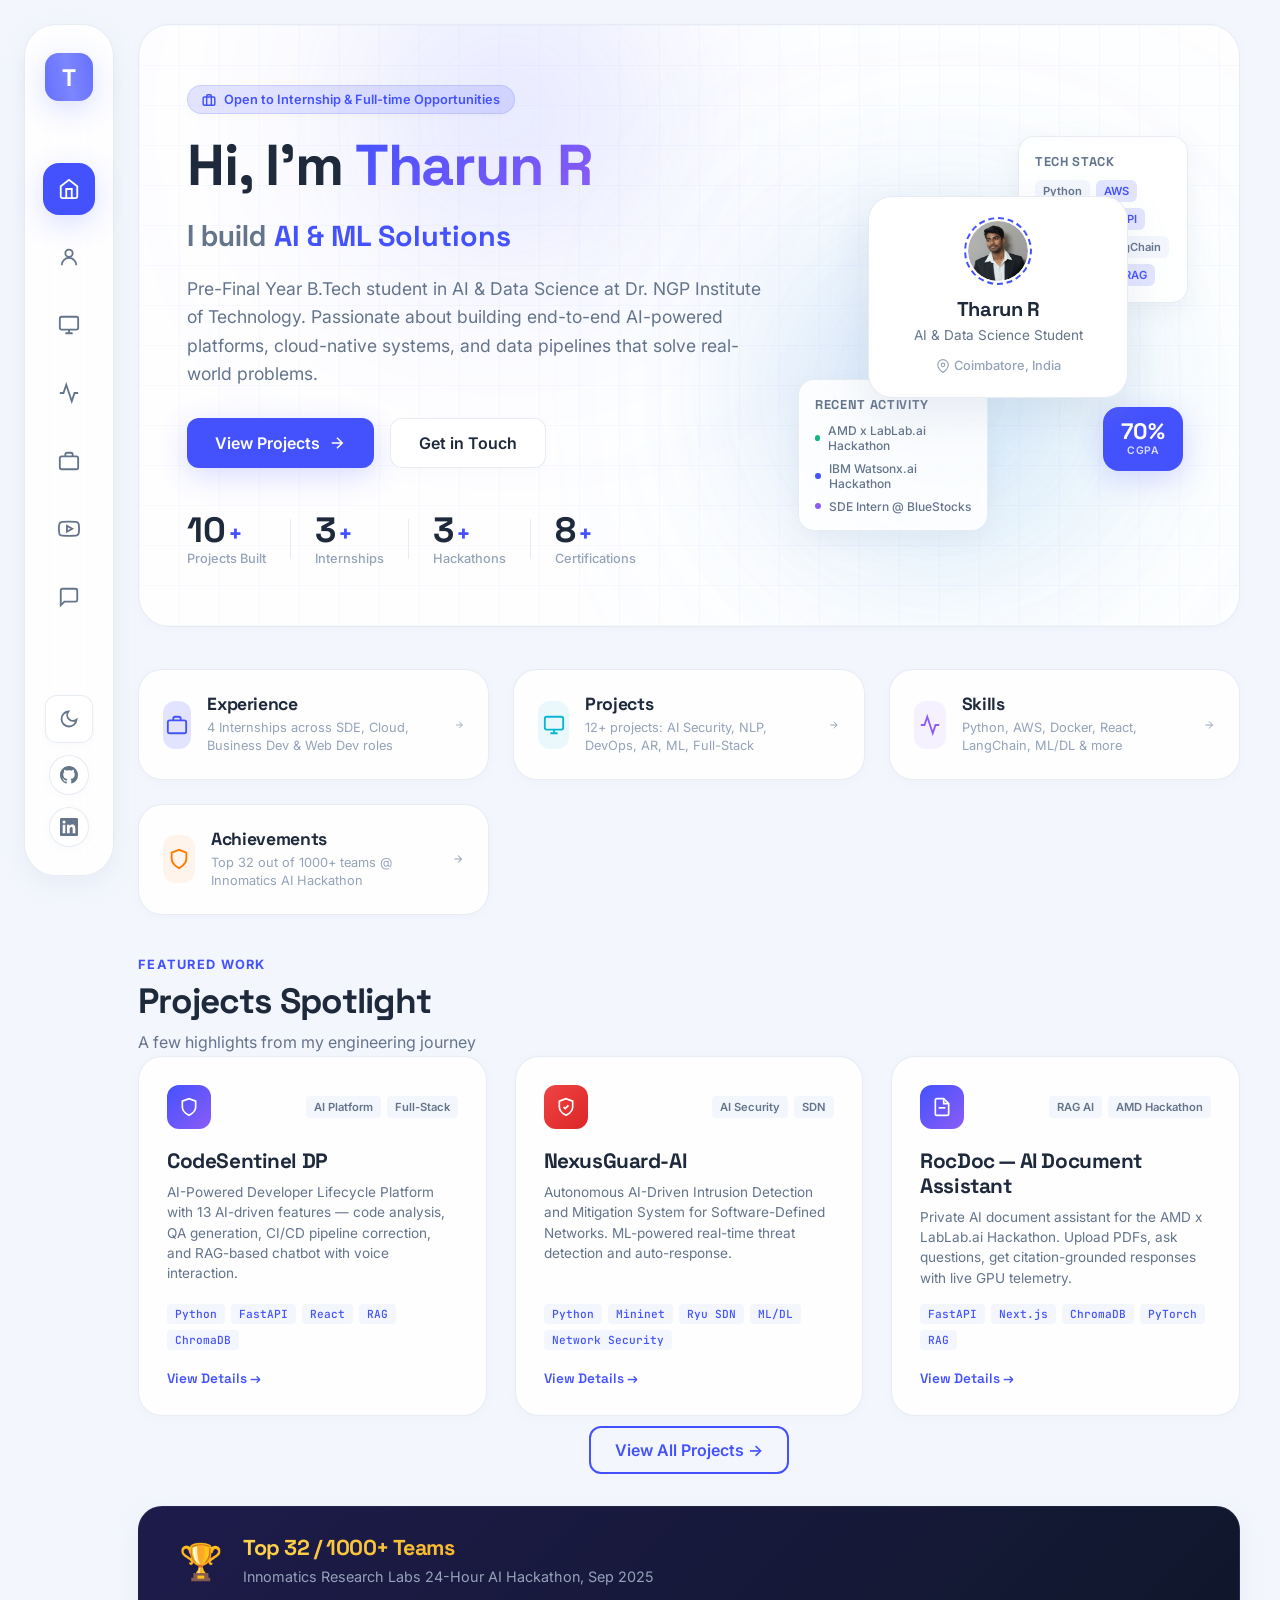
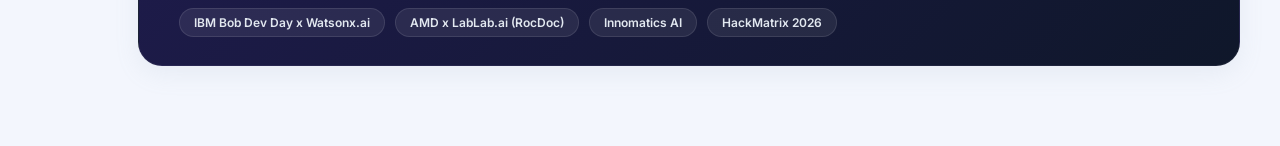
<file: index.html>
<!DOCTYPE html>
<html lang="en">
<head>
  <meta charset="UTF-8" />
  <meta name="viewport" content="width=device-width, initial-scale=1.0" />
  <title>Tharun R — Portfolio</title>
  <link rel="apple-touch-icon" sizes="180x180" href="img/apple-touch-icon.png" />
  <link rel="icon" type="image/png" sizes="32x32" href="img/favicon-32x32.png" />
  <link rel="icon" type="image/png" sizes="192x192" href="img/favicon-192x192.png" />
  <link rel="shortcut icon" href="img/favicon.ico" />
  <meta name="description" content="Portfolio of Tharun R — AI & Data Science | Cloud & DevOps | Full-Stack Developer based in Coimbatore, India." />
  <link rel="preconnect" href="https://fonts.googleapis.com" />
  <link rel="preconnect" href="https://fonts.gstatic.com" crossorigin />
  <link href="https://fonts.googleapis.com/css2?family=Inter:wght@300;400;500;600;700;800;900&family=Space+Grotesk:wght@400;500;600;700&family=JetBrains+Mono:wght@400;500&display=swap" rel="stylesheet" />
  <link rel="stylesheet" href="css/style.css?v=2.0.1" />
  <link rel="stylesheet" href="css/home.css?v=2.0.1" />
  <script>
    // Initialize theme as early as possible to prevent flash of light theme
    const savedTheme = localStorage.getItem('theme');
    if (savedTheme === 'dark') {
      document.documentElement.classList.add('dark-mode');
    }
  </script>
</head>
<body>
  <!-- Sidebar Navigation -->
  <nav class="sidebar" id="sidebar">
    <div class="sidebar-logo">
      <span class="logo-text">T</span>
    </div>
    <div class="sidebar-links">
      <a href="index.html" class="nav-item active" id="nav-home" title="Home">
        <svg viewBox="0 0 24 24" fill="none" stroke="currentColor" stroke-width="2"><path d="M3 9l9-7 9 7v11a2 2 0 0 1-2 2H5a2 2 0 0 1-2-2z"/><polyline points="9 22 9 12 15 12 15 22"/></svg>
        <span class="nav-label">Home</span>
      </a>
      <a href="about.html" class="nav-item" id="nav-about" title="About">
        <svg viewBox="0 0 24 24" fill="none" stroke="currentColor" stroke-width="2"><circle cx="12" cy="8" r="4"/><path d="M20 21a8 8 0 1 0-16 0"/></svg>
        <span class="nav-label">About</span>
      </a>
      <a href="projects.html" class="nav-item" id="nav-projects" title="Projects">
        <svg viewBox="0 0 24 24" fill="none" stroke="currentColor" stroke-width="2"><rect x="2" y="3" width="20" height="14" rx="2"/><path d="M8 21h8M12 17v4"/></svg>
        <span class="nav-label">Projects</span>
      </a>
      <a href="skills.html" class="nav-item" id="nav-skills" title="Skills">
        <svg viewBox="0 0 24 24" fill="none" stroke="currentColor" stroke-width="2"><polyline points="22 12 18 12 15 21 9 3 6 12 2 12"/></svg>
        <span class="nav-label">Skills</span>
      </a>
      <a href="experience.html" class="nav-item" id="nav-experience" title="Experience">
        <svg viewBox="0 0 24 24" fill="none" stroke="currentColor" stroke-width="2"><rect x="2" y="7" width="20" height="14" rx="2"/><path d="M16 7V5a2 2 0 0 0-2-2h-4a2 2 0 0 0-2 2v2"/></svg>
        <span class="nav-label">Experience</span>
      </a>
      <a href="youtube.html" class="nav-item" id="nav-youtube" title="YouTube">
        <svg viewBox="0 0 24 24" fill="none" stroke="currentColor" stroke-width="2"><path d="M22.54 6.42a2.78 2.78 0 0 0-1.94-2C18.88 4 12 4 12 4s-6.88 0-8.6.46a2.78 2.78 0 0 0-1.94 2A29 29 0 0 0 1 11.75a29 29 0 0 0 .46 5.33A2.78 2.78 0 0 0 3.4 19c1.72.46 8.6.46 8.6.46s6.88 0 8.6-.46a2.78 2.78 0 0 0 1.94-2 29 29 0 0 0 .46-5.25 29 29 0 0 0-.46-5.33z"/><polygon points="9.75 15.02 15.5 11.75 9.75 8.48 9.75 15.02"/></svg>
        <span class="nav-label">YouTube</span>
      </a>
      <a href="contact.html" class="nav-item" id="nav-contact" title="Contact">
        <svg viewBox="0 0 24 24" fill="none" stroke="currentColor" stroke-width="2"><path d="M21 15a2 2 0 0 1-2 2H7l-4 4V5a2 2 0 0 1 2-2h14a2 2 0 0 1 2 2z"/></svg>
        <span class="nav-label">Contact</span>
      </a>
    </div>
    <div class="sidebar-bottom">
      <button class="theme-toggle-btn" id="themeToggle" title="Toggle Theme">
        <svg class="sun-icon" viewBox="0 0 24 24" fill="none" stroke="currentColor" stroke-width="2"><circle cx="12" cy="12" r="5"/><line x1="12" y1="1" x2="12" y2="3"/><line x1="12" y1="21" x2="12" y2="23"/><line x1="4.22" y1="4.22" x2="5.64" y2="5.64"/><line x1="18.36" y1="18.36" x2="19.78" y2="19.78"/><line x1="1" y1="12" x2="3" y2="12"/><line x1="21" y1="12" x2="23" y2="12"/><line x1="4.22" y1="19.78" x2="5.64" y2="18.36"/><line x1="18.36" y1="5.64" x2="19.78" y2="4.22"/></svg>
        <svg class="moon-icon" viewBox="0 0 24 24" fill="none" stroke="currentColor" stroke-width="2"><path d="M21 12.79A9 9 0 1 1 11.21 3 7 7 0 0 0 21 12.79z"/></svg>
      </button>
      <a href="https://github.com/sarthar3" target="_blank" class="social-icon" title="GitHub">
        <svg viewBox="0 0 24 24" fill="currentColor"><path d="M12 0C5.37 0 0 5.37 0 12c0 5.31 3.435 9.795 8.205 11.385.6.105.825-.255.825-.57 0-.285-.015-1.23-.015-2.235-3.015.555-3.795-.735-4.035-1.41-.135-.345-.72-1.41-1.23-1.695-.42-.225-1.02-.78-.015-.795.945-.015 1.62.87 1.845 1.23 1.08 1.815 2.805 1.305 3.495.99.105-.78.42-1.305.765-1.605-2.67-.3-5.46-1.335-5.46-5.925 0-1.305.465-2.385 1.23-3.225-.12-.3-.54-1.53.12-3.18 0 0 1.005-.315 3.3 1.23.96-.27 1.98-.405 3-.405s2.04.135 3 .405c2.295-1.56 3.3-1.23 3.3-1.23.66 1.65.24 2.88.12 3.18.765.84 1.23 1.905 1.23 3.225 0 4.605-2.805 5.625-5.475 5.925.435.375.81 1.095.81 2.22 0 1.605-.015 2.895-.015 3.3 0 .315.225.69.825.57A12.02 12.02 0 0 0 24 12c0-6.63-5.37-12-12-12z"/></svg>
      </a>
      <a href="https://linkedin.com/in/sarvesh-tharun" target="_blank" class="social-icon" title="LinkedIn">
        <svg viewBox="0 0 24 24" fill="currentColor"><path d="M20.447 20.452h-3.554v-5.569c0-1.328-.027-3.037-1.852-3.037-1.853 0-2.136 1.445-2.136 2.939v5.667H9.351V9h3.414v1.561h.046c.477-.9 1.637-1.85 3.37-1.85 3.601 0 4.267 2.37 4.267 5.455v6.286zM5.337 7.433a2.062 2.062 0 0 1-2.063-2.065 2.064 2.064 0 1 1 2.063 2.065zm1.782 13.019H3.555V9h3.564v11.452zM22.225 0H1.771C.792 0 0 .774 0 1.729v20.542C0 23.227.792 24 1.771 24h20.451C23.2 24 24 23.227 24 22.271V1.729C24 .774 23.2 0 22.222 0h.003z"/></svg>
      </a>
    </div>
  </nav>

  <!-- Mobile Top Bar -->
  <header class="mobile-header">
    <div class="mobile-logo">Tharun R</div>
    <div class="mobile-actions">
      <button class="theme-toggle-btn mobile-theme-toggle" id="themeToggleMobile" aria-label="Toggle Theme">
        <svg class="sun-icon" viewBox="0 0 24 24" fill="none" stroke="currentColor" stroke-width="2"><circle cx="12" cy="12" r="5"/><line x1="12" y1="1" x2="12" y2="3"/><line x1="12" y1="21" x2="12" y2="23"/><line x1="4.22" y1="4.22" x2="5.64" y2="5.64"/><line x1="18.36" y1="18.36" x2="19.78" y2="19.78"/><line x1="1" y1="12" x2="3" y2="12"/><line x1="21" y1="12" x2="23" y2="12"/><line x1="4.22" y1="19.78" x2="5.64" y2="18.36"/><line x1="18.36" y1="5.64" x2="19.78" y2="4.22"/></svg>
        <svg class="moon-icon" viewBox="0 0 24 24" fill="none" stroke="currentColor" stroke-width="2"><path d="M21 12.79A9 9 0 1 1 11.21 3 7 7 0 0 0 21 12.79z"/></svg>
      </button>
      <button class="hamburger" id="hamburger" aria-label="Toggle menu">
        <span></span><span></span><span></span>
      </button>
    </div>
  </header>
  <div class="mobile-nav-overlay" id="mobileNavOverlay">
    <nav class="mobile-nav">
      <a href="index.html">Home</a>
      <a href="about.html">About</a>
      <a href="projects.html">Projects</a>
      <a href="skills.html">Skills</a>
      <a href="experience.html">Experience</a>
      <a href="youtube.html">YouTube</a>
      <a href="contact.html">Contact</a>
    </nav>
  </div>

  <!-- Main Content -->
  <main class="main-content" id="main-content">

    <!-- Hero Section -->
    <section class="hero-section">
      <div class="hero-bg-orbs">
        <div class="orb orb-1"></div>
        <div class="orb orb-2"></div>
        <div class="orb orb-3"></div>
      </div>
      <div class="hero-grid-lines"></div>

      <div class="hero-left">
        <div class="hero-badge animate-fade-up" style="animation-delay:0.1s">
          <svg viewBox="0 0 24 24" fill="none" stroke="currentColor" stroke-width="2.5" class="badge-icon"><rect x="2" y="7" width="20" height="14" rx="2" ry="2"/><path d="M16 21V5a2 2 0 0 0-2-2h-4a2 2 0 0 0-2 2v16"/></svg>
          <span>Open to Internship & Full-time Opportunities</span>
        </div>

        <h1 class="hero-title animate-fade-up" style="animation-delay:0.2s">
          Hi, I'm <span class="name-highlight">Tharun R</span>
        </h1>

        <div class="hero-roles animate-fade-up" style="animation-delay:0.35s">
          <span class="role-static">I build</span>
          <div class="role-carousel">
            <span class="role-item active">AI & ML Solutions</span>
            <span class="role-item">Cloud & DevOps Systems</span>
            <span class="role-item">Full-Stack Applications</span>
            <span class="role-item">Data Pipelines</span>
          </div>
        </div>

        <p class="hero-desc animate-fade-up" style="animation-delay:0.5s">
          Pre-Final Year B.Tech student in AI & Data Science at Dr. NGP Institute of Technology. 
          Passionate about building end-to-end AI-powered platforms, cloud-native systems, and 
          data pipelines that solve real-world problems.
        </p>

        <div class="hero-cta animate-fade-up" style="animation-delay:0.65s">
          <a href="projects.html" class="btn-primary" id="hero-view-projects">
            <span>View Projects</span>
            <svg viewBox="0 0 24 24" fill="none" stroke="currentColor" stroke-width="2"><path d="M5 12h14M12 5l7 7-7 7"/></svg>
          </a>
          <a href="contact.html" class="btn-secondary" id="hero-contact">
            <span>Get in Touch</span>
          </a>
        </div>

        <div class="hero-stats animate-fade-up" style="animation-delay:0.8s">
          <div class="stat-item">
            <span class="stat-num" data-target="12">0</span>
            <span class="stat-label">Projects Built</span>
          </div>
          <div class="stat-divider"></div>
          <div class="stat-item">
            <span class="stat-num" data-target="4">0</span>
            <span class="stat-label">Internships</span>
          </div>
          <div class="stat-divider"></div>
          <div class="stat-item">
            <span class="stat-num" data-target="4">0</span>
            <span class="stat-label">Hackathons</span>
          </div>
          <div class="stat-divider"></div>
          <div class="stat-item">
            <span class="stat-num" data-target="9">0</span>
            <span class="stat-label">Certifications</span>
          </div>
        </div>
      </div>

      <div class="hero-right animate-fade-left" style="animation-delay:0.4s">
        <div class="hero-card-cluster">
          <!-- Profile Card -->
          <div class="profile-card">
            <div class="profile-avatar">
              <div class="avatar-ring"></div>
              <div class="avatar-inner" style="background: transparent; overflow: hidden; padding: 0;">
                <img src="img/profile.jpg" alt="Tharun R" style="width: 100%; height: 100%; object-fit: cover; border-radius: 50%;" />
              </div>
            </div>
            <div class="profile-info">
              <h3>Tharun R</h3>
              <p>AI & Data Science Student</p>
              <div class="profile-location">
                <svg viewBox="0 0 24 24" fill="none" stroke="currentColor" stroke-width="2"><path d="M21 10c0 7-9 13-9 13s-9-6-9-13a9 9 0 0 1 18 0z"/><circle cx="12" cy="10" r="3"/></svg>
                <span>Coimbatore, India</span>
              </div>
            </div>
          </div>

          <!-- Tech Stack Card -->
          <div class="tech-float-card card-top-right">
            <div class="card-header-mini">Tech Stack</div>
            <div class="tech-bubbles">
              <span class="tech-bubble">Python</span>
              <span class="tech-bubble accent">AWS</span>
              <span class="tech-bubble">React</span>
              <span class="tech-bubble accent">FastAPI</span>
              <span class="tech-bubble">Docker</span>
              <span class="tech-bubble">LangChain</span>
              <span class="tech-bubble">TypeScript</span>
              <span class="tech-bubble accent">RAG</span>
            </div>
          </div>

          <!-- Activity Card -->
          <div class="activity-float-card card-bottom-left">
            <div class="card-header-mini">Recent Activity</div>
            <div class="activity-items">
              <div class="activity-item">
                <span class="activity-dot green"></span>
                <span>AMD x LabLab.ai Hackathon</span>
              </div>
              <div class="activity-item">
                <span class="activity-dot blue"></span>
                <span>IBM Watsonx.ai Hackathon</span>
              </div>
              <div class="activity-item">
                <span class="activity-dot purple"></span>
                <span>SDE Intern @ BlueStocks</span>
              </div>
            </div>
          </div>

          <!-- CGPA Badge -->
          <div class="cgpa-badge card-bottom-right">
            <div class="cgpa-num">70%</div>
            <div class="cgpa-label">CGPA</div>
          </div>
        </div>
      </div>
    </section>

    <!-- Quick Highlights -->
    <section class="highlights-section">
      <div class="section-inner">
        <div class="highlights-grid">
          <a href="experience.html" class="highlight-card" id="hl-experience">
            <div class="hl-icon">
              <svg viewBox="0 0 24 24" fill="none" stroke="currentColor" stroke-width="2"><rect x="2" y="7" width="20" height="14" rx="2"/><path d="M16 7V5a2 2 0 0 0-2-2h-4a2 2 0 0 0-2 2v2"/></svg>
            </div>
            <div class="hl-content">
              <h3>Experience</h3>
              <p>4 Internships across SDE, Cloud, Business Dev & Web Dev roles</p>
            </div>
            <svg class="hl-arrow" viewBox="0 0 24 24" fill="none" stroke="currentColor" stroke-width="2"><path d="M5 12h14M12 5l7 7-7 7"/></svg>
          </a>

          <a href="projects.html" class="highlight-card" id="hl-projects">
            <div class="hl-icon accent">
              <svg viewBox="0 0 24 24" fill="none" stroke="currentColor" stroke-width="2"><rect x="2" y="3" width="20" height="14" rx="2"/><path d="M8 21h8M12 17v4"/></svg>
            </div>
            <div class="hl-content">
              <h3>Projects</h3>
              <p>12+ projects: AI Security, NLP, DevOps, AR, ML, Full-Stack</p>
            </div>
            <svg class="hl-arrow" viewBox="0 0 24 24" fill="none" stroke="currentColor" stroke-width="2"><path d="M5 12h14M12 5l7 7-7 7"/></svg>
          </a>

          <a href="skills.html" class="highlight-card" id="hl-skills">
            <div class="hl-icon purple">
              <svg viewBox="0 0 24 24" fill="none" stroke="currentColor" stroke-width="2"><polyline points="22 12 18 12 15 21 9 3 6 12 2 12"/></svg>
            </div>
            <div class="hl-content">
              <h3>Skills</h3>
              <p>Python, AWS, Docker, React, LangChain, ML/DL & more</p>
            </div>
            <svg class="hl-arrow" viewBox="0 0 24 24" fill="none" stroke="currentColor" stroke-width="2"><path d="M5 12h14M12 5l7 7-7 7"/></svg>
          </a>

          <a href="about.html" class="highlight-card" id="hl-about">
            <div class="hl-icon orange">
              <svg viewBox="0 0 24 24" fill="none" stroke="currentColor" stroke-width="2"><path d="M12 22s8-4 8-10V5l-8-3-8 3v7c0 6 8 10 8 10z"/></svg>
            </div>
            <div class="hl-content">
              <h3>Achievements</h3>
              <p>Top 32 out of 1000+ teams @ Innomatics AI Hackathon</p>
            </div>
            <svg class="hl-arrow" viewBox="0 0 24 24" fill="none" stroke="currentColor" stroke-width="2"><path d="M5 12h14M12 5l7 7-7 7"/></svg>
          </a>
        </div>
      </div>
    </section>

    <!-- Featured Projects Preview -->
    <section class="featured-section">
      <div class="section-inner">
        <div class="section-header">
          <div class="section-tag">Featured Work</div>
          <h2 class="section-title">Projects Spotlight</h2>
          <p class="section-sub">A few highlights from my engineering journey</p>
        </div>
        <div class="featured-projects">
          <div class="feat-project-card" id="feat-codesentinel">
            <div class="feat-project-header">
              <div class="feat-project-icon indigo">
                <svg viewBox="0 0 24 24" fill="none" stroke="currentColor" stroke-width="2"><path d="M12 22s8-4 8-10V5l-8-3-8 3v7c0 6 8 10 8 10z"/></svg>
              </div>
              <div class="feat-project-meta">
                <span class="feat-project-tag">AI Platform</span>
                <span class="feat-project-tag">Full-Stack</span>
              </div>
            </div>
            <h3>CodeSentinel DP</h3>
            <p>AI-Powered Developer Lifecycle Platform with 13 AI-driven features — code analysis, QA generation, CI/CD pipeline correction, and RAG-based chatbot with voice interaction.</p>
            <div class="feat-tech-row">
              <span>Python</span><span>FastAPI</span><span>React</span><span>RAG</span><span>ChromaDB</span>
            </div>
            <a href="projects.html#codesentinel" class="feat-link" id="feat-codesentinel-link">View Details →</a>
          </div>

          <div class="feat-project-card" id="feat-nexusguard">
            <div class="feat-project-header">
              <div class="feat-project-icon" style="background:linear-gradient(135deg,#ef4444,#dc2626);">
                <svg viewBox="0 0 24 24" fill="none" stroke="currentColor" stroke-width="2"><path d="M12 22s8-4 8-10V5l-8-3-8 3v7c0 6 8 10 8 10z"/><path d="M9 12l2 2 4-4"/></svg>
              </div>
              <div class="feat-project-meta">
                <span class="feat-project-tag">AI Security</span>
                <span class="feat-project-tag">SDN</span>
              </div>
            </div>
            <h3>NexusGuard-AI</h3>
            <p>Autonomous AI-Driven Intrusion Detection and Mitigation System for Software-Defined Networks. ML-powered real-time threat detection and auto-response.</p>
            <div class="feat-tech-row">
              <span>Python</span><span>Mininet</span><span>Ryu SDN</span><span>ML/DL</span><span>Network Security</span>
            </div>
            <a href="projects.html#nexusguard" class="feat-link" id="feat-nexusguard-link">View Details →</a>
          </div>

          <div class="feat-project-card" id="feat-rocdoc">
            <div class="feat-project-header">
              <div class="feat-project-icon indigo">
                <svg viewBox="0 0 24 24" fill="none" stroke="currentColor" stroke-width="2"><path d="M14 2H6a2 2 0 0 0-2 2v16a2 2 0 0 0 2 2h12a2 2 0 0 0 2-2V8z"/><polyline points="14 2 14 8 20 8"/><line x1="16" y1="13" x2="8" y2="13"/></svg>
              </div>
              <div class="feat-project-meta">
                <span class="feat-project-tag">RAG AI</span>
                <span class="feat-project-tag">AMD Hackathon</span>
              </div>
            </div>
            <h3>RocDoc — AI Document Assistant</h3>
            <p>Private AI document assistant for the AMD x LabLab.ai Hackathon. Upload PDFs, ask questions, get citation-grounded responses with live GPU telemetry.</p>
            <div class="feat-tech-row">
              <span>FastAPI</span><span>Next.js</span><span>ChromaDB</span><span>PyTorch</span><span>RAG</span>
            </div>
            <a href="projects.html#rocdoc" class="feat-link" id="feat-rocdoc-link">View Details →</a>
          </div>
        </div>
        <div class="view-all-row">
          <a href="projects.html" class="btn-outline" id="home-view-all-projects">View All Projects →</a>
        </div>
      </div>
    </section>

    <!-- Hackathon Banner -->
    <section class="hackathon-section">
      <div class="section-inner">
        <div class="hackathon-banner">
          <div class="hackathon-left">
            <div class="hackathon-icon">🏆</div>
            <div class="hackathon-text">
              <h3>Top 32 / 1000+ Teams</h3>
              <p>Innomatics Research Labs 24-Hour AI Hackathon, Sep 2025</p>
            </div>
          </div>
          <div class="hackathon-badges">
            <span class="hbadge">IBM Bob Dev Day x Watsonx.ai</span>
            <span class="hbadge">AMD x LabLab.ai (RocDoc)</span>
            <span class="hbadge">Innomatics AI</span>
            <span class="hbadge">HackMatrix 2026</span>
          </div>
        </div>
      </div>
    </section>

  </main>

  <script src="js/main.js?v=2.0.1"></script>
  <script src="js/home.js?v=2.0.1"></script>
</body>
</html>
</file>
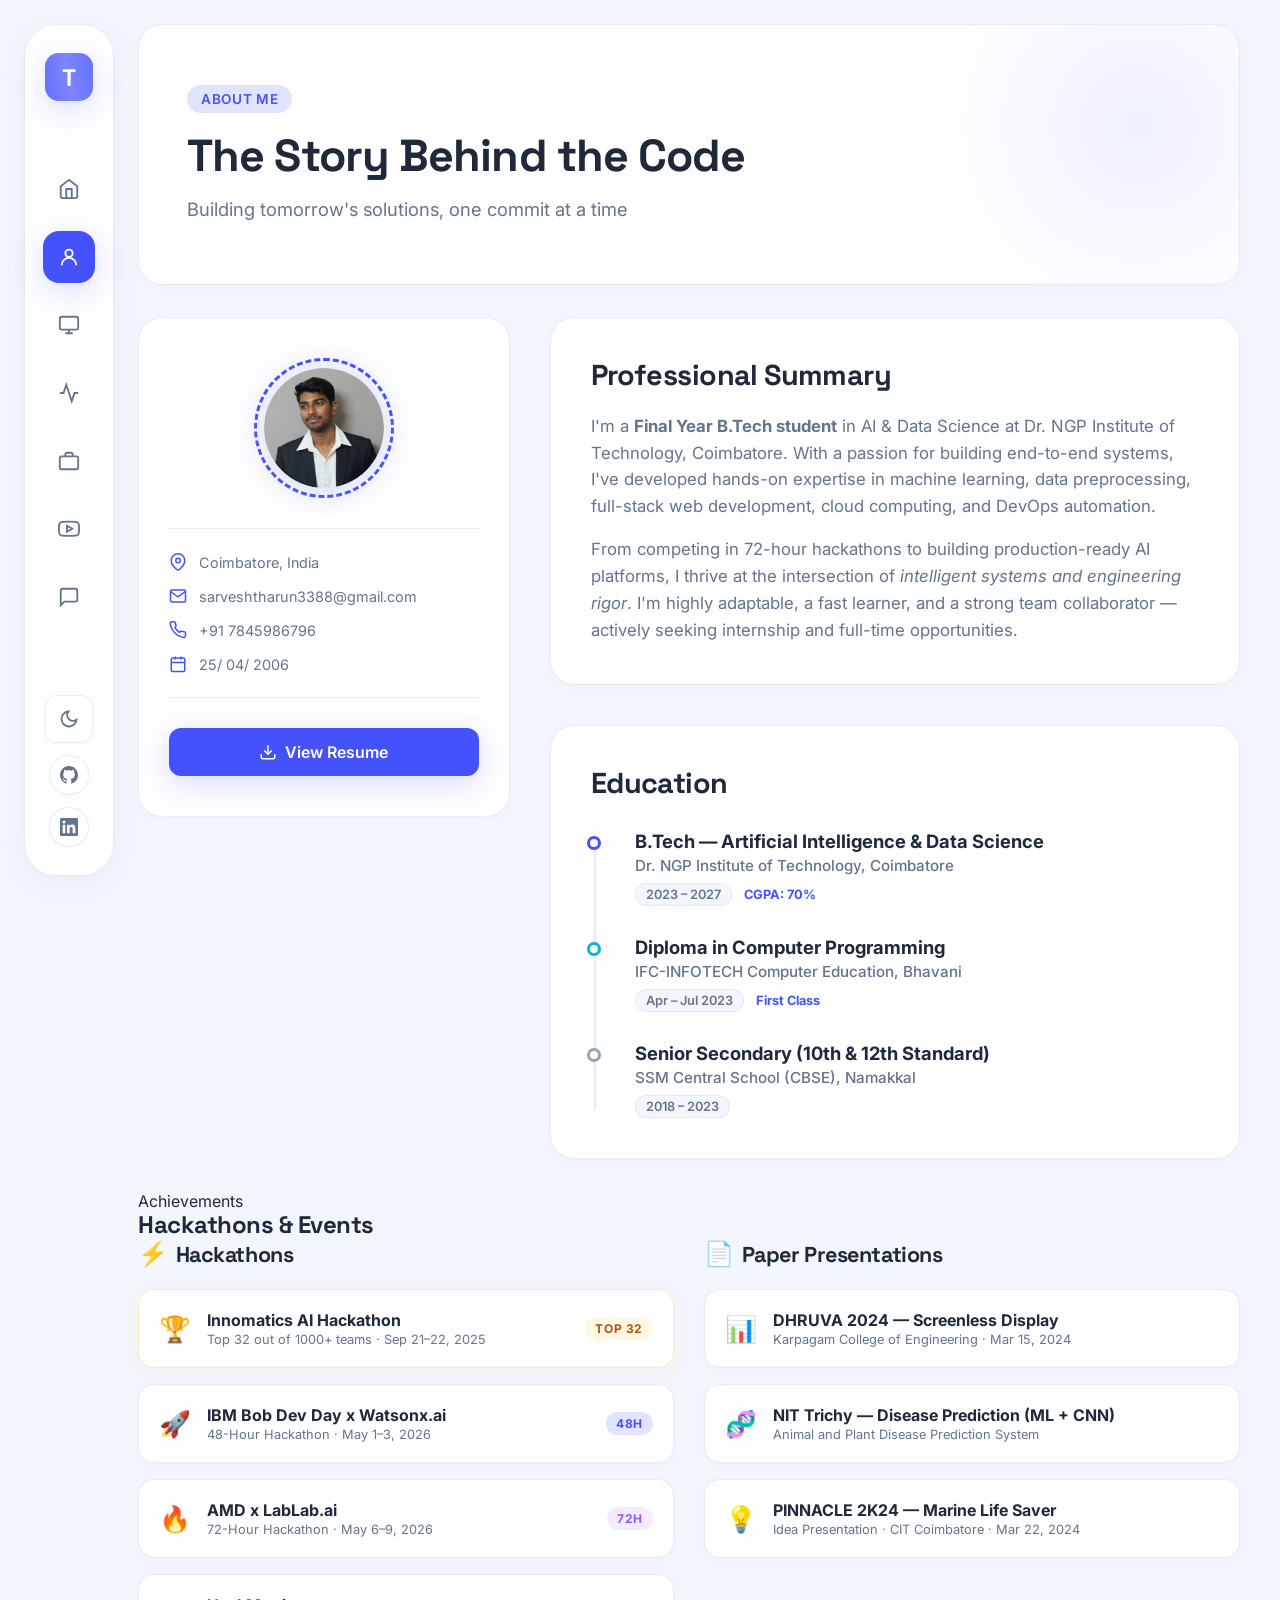
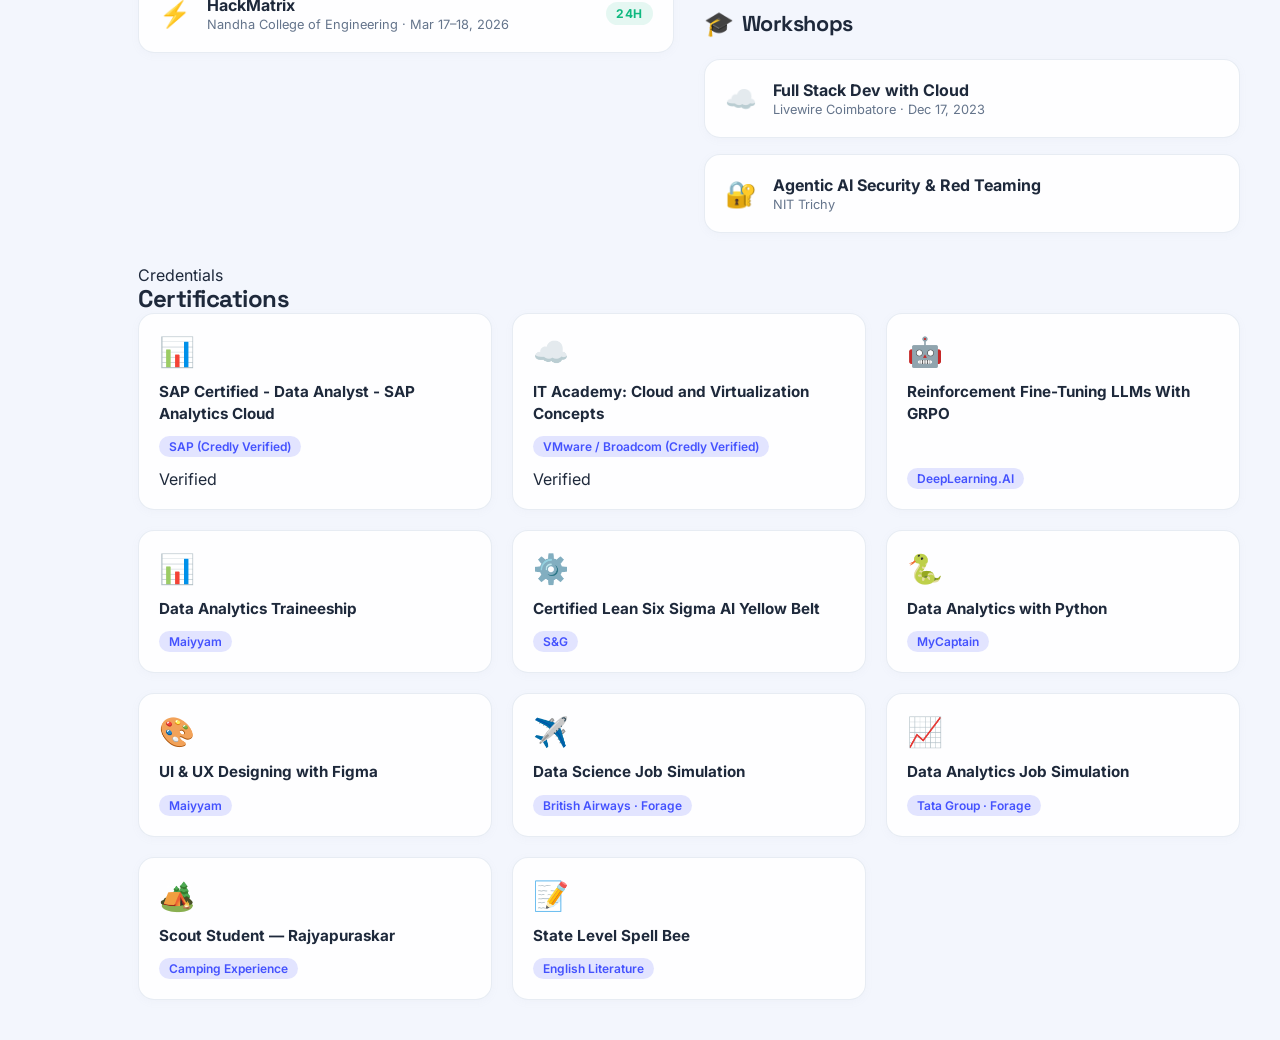
<file: about.html>
<!DOCTYPE html>
<html lang="en">
<head>
  <meta charset="UTF-8" />
  <meta name="viewport" content="width=device-width, initial-scale=1.0" />
  <title>Tharun R — Portfolio</title>
  <link rel="apple-touch-icon" sizes="180x180" href="img/apple-touch-icon.png" />
  <link rel="icon" type="image/png" sizes="32x32" href="img/favicon-32x32.png" />
  <link rel="icon" type="image/png" sizes="192x192" href="img/favicon-192x192.png" />
  <link rel="shortcut icon" href="img/favicon.ico" />
  <meta name="description" content="About Tharun R — AI & Data Science student, hackathon finalist, and aspiring engineer." />
  <link rel="preconnect" href="https://fonts.googleapis.com" />
  <link rel="preconnect" href="https://fonts.gstatic.com" crossorigin />
  <link href="https://fonts.googleapis.com/css2?family=Inter:wght@300;400;500;600;700;800;900&family=Space+Grotesk:wght@400;500;600;700&family=JetBrains+Mono:wght@400;500&display=swap" rel="stylesheet" />
  <link rel="stylesheet" href="css/style.css?v=2.0.1" />
  <link rel="stylesheet" href="css/about.css?v=2.0.1" />
  <script>
    // Initialize theme as early as possible to prevent flash of light theme
    const savedTheme = localStorage.getItem('theme');
    if (savedTheme === 'dark') {
      document.documentElement.classList.add('dark-mode');
    }
  </script>
</head>
<body>
  <!-- Sidebar Navigation -->
  <nav class="sidebar" id="sidebar">
    <div class="sidebar-logo"><span class="logo-text">T</span></div>
    <div class="sidebar-links">
      <a href="index.html" class="nav-item" title="Home">
        <svg viewBox="0 0 24 24" fill="none" stroke="currentColor" stroke-width="2"><path d="M3 9l9-7 9 7v11a2 2 0 0 1-2 2H5a2 2 0 0 1-2-2z"/><polyline points="9 22 9 12 15 12 15 22"/></svg>
        <span class="nav-label">Home</span>
      </a>
      <a href="about.html" class="nav-item active" title="About">
        <svg viewBox="0 0 24 24" fill="none" stroke="currentColor" stroke-width="2"><circle cx="12" cy="8" r="4"/><path d="M20 21a8 8 0 1 0-16 0"/></svg>
        <span class="nav-label">About</span>
      </a>
      <a href="projects.html" class="nav-item" title="Projects">
        <svg viewBox="0 0 24 24" fill="none" stroke="currentColor" stroke-width="2"><rect x="2" y="3" width="20" height="14" rx="2"/><path d="M8 21h8M12 17v4"/></svg>
        <span class="nav-label">Projects</span>
      </a>
      <a href="skills.html" class="nav-item" title="Skills">
        <svg viewBox="0 0 24 24" fill="none" stroke="currentColor" stroke-width="2"><polyline points="22 12 18 12 15 21 9 3 6 12 2 12"/></svg>
        <span class="nav-label">Skills</span>
      </a>
      <a href="experience.html" class="nav-item" title="Experience">
        <svg viewBox="0 0 24 24" fill="none" stroke="currentColor" stroke-width="2"><rect x="2" y="7" width="20" height="14" rx="2"/><path d="M16 7V5a2 2 0 0 0-2-2h-4a2 2 0 0 0-2 2v2"/></svg>
        <span class="nav-label">Experience</span>
      </a>
      <a href="youtube.html" class="nav-item" id="nav-youtube" title="YouTube">
        <svg viewBox="0 0 24 24" fill="none" stroke="currentColor" stroke-width="2"><path d="M22.54 6.42a2.78 2.78 0 0 0-1.94-2C18.88 4 12 4 12 4s-6.88 0-8.6.46a2.78 2.78 0 0 0-1.94 2A29 29 0 0 0 1 11.75a29 29 0 0 0 .46 5.33A2.78 2.78 0 0 0 3.4 19c1.72.46 8.6.46 8.6.46s6.88 0 8.6-.46a2.78 2.78 0 0 0 1.94-2 29 29 0 0 0 .46-5.25 29 29 0 0 0-.46-5.33z"/><polygon points="9.75 15.02 15.5 11.75 9.75 8.48 9.75 15.02"/></svg>
        <span class="nav-label">YouTube</span>
      </a>
      <a href="contact.html" class="nav-item" title="Contact">
        <svg viewBox="0 0 24 24" fill="none" stroke="currentColor" stroke-width="2"><path d="M21 15a2 2 0 0 1-2 2H7l-4 4V5a2 2 0 0 1 2-2h14a2 2 0 0 1 2 2z"/></svg>
        <span class="nav-label">Contact</span>
      </a>
    </div>
    <div class="sidebar-bottom">
      <button class="theme-toggle-btn" id="themeToggle" title="Toggle Theme">
        <svg class="sun-icon" viewBox="0 0 24 24" fill="none" stroke="currentColor" stroke-width="2"><circle cx="12" cy="12" r="5"/><line x1="12" y1="1" x2="12" y2="3"/><line x1="12" y1="21" x2="12" y2="23"/><line x1="4.22" y1="4.22" x2="5.64" y2="5.64"/><line x1="18.36" y1="18.36" x2="19.78" y2="19.78"/><line x1="1" y1="12" x2="3" y2="12"/><line x1="21" y1="12" x2="23" y2="12"/><line x1="4.22" y1="19.78" x2="5.64" y2="18.36"/><line x1="18.36" y1="5.64" x2="19.78" y2="4.22"/></svg>
        <svg class="moon-icon" viewBox="0 0 24 24" fill="none" stroke="currentColor" stroke-width="2"><path d="M21 12.79A9 9 0 1 1 11.21 3 7 7 0 0 0 21 12.79z"/></svg>
      </button>
      <a href="https://github.com/sarthar3" target="_blank" class="social-icon" title="GitHub">
        <svg viewBox="0 0 24 24" fill="currentColor"><path d="M12 0C5.37 0 0 5.37 0 12c0 5.31 3.435 9.795 8.205 11.385.6.105.825-.255.825-.57 0-.285-.015-1.23-.015-2.235-3.015.555-3.795-.735-4.035-1.41-.135-.345-.72-1.41-1.23-1.695-.42-.225-1.02-.78-.015-.795.945-.015 1.62.87 1.845 1.23 1.08 1.815 2.805 1.305 3.495.99.105-.78.42-1.305.765-1.605-2.67-.3-5.46-1.335-5.46-5.925 0-1.305.465-2.385 1.23-3.225-.12-.3-.54-1.53.12-3.18 0 0 1.005-.315 3.3 1.23.96-.27 1.98-.405 3-.405s2.04.135 3 .405c2.295-1.56 3.3-1.23 3.3-1.23.66 1.65.24 2.88.12 3.18.765.84 1.23 1.905 1.23 3.225 0 4.605-2.805 5.625-5.475 5.925.435.375.81 1.095.81 2.22 0 1.605-.015 2.895-.015 3.3 0 .315.225.69.825.57A12.02 12.02 0 0 0 24 12c0-6.63-5.37-12-12-12z"/></svg>
      </a>
      <a href="https://linkedin.com/in/sarvesh-tharun" target="_blank" class="social-icon" title="LinkedIn">
        <svg viewBox="0 0 24 24" fill="currentColor"><path d="M20.447 20.452h-3.554v-5.569c0-1.328-.027-3.037-1.852-3.037-1.853 0-2.136 1.445-2.136 2.939v5.667H9.351V9h3.414v1.561h.046c.477-.9 1.637-1.85 3.37-1.85 3.601 0 4.267 2.37 4.267 5.455v6.286zM5.337 7.433a2.062 2.062 0 0 1-2.063-2.065 2.064 2.064 0 1 1 2.063 2.065zm1.782 13.019H3.555V9h3.564v11.452zM22.225 0H1.771C.792 0 0 .774 0 1.729v20.542C0 23.227.792 24 1.771 24h20.451C23.2 24 24 23.227 24 22.271V1.729C24 .774 23.2 0 22.222 0h.003z"/></svg>
      </a>
    </div>
  </nav>

  <header class="mobile-header">
    <div class="mobile-logo">Tharun R</div>
    <div class="mobile-actions">
      <button class="theme-toggle-btn mobile-theme-toggle" id="themeToggleMobile" aria-label="Toggle Theme">
        <svg class="sun-icon" viewBox="0 0 24 24" fill="none" stroke="currentColor" stroke-width="2"><circle cx="12" cy="12" r="5"/><line x1="12" y1="1" x2="12" y2="3"/><line x1="12" y1="21" x2="12" y2="23"/><line x1="4.22" y1="4.22" x2="5.64" y2="5.64"/><line x1="18.36" y1="18.36" x2="19.78" y2="19.78"/><line x1="1" y1="12" x2="3" y2="12"/><line x1="21" y1="12" x2="23" y2="12"/><line x1="4.22" y1="19.78" x2="5.64" y2="18.36"/><line x1="18.36" y1="5.64" x2="19.78" y2="4.22"/></svg>
        <svg class="moon-icon" viewBox="0 0 24 24" fill="none" stroke="currentColor" stroke-width="2"><path d="M21 12.79A9 9 0 1 1 11.21 3 7 7 0 0 0 21 12.79z"/></svg>
      </button>
      <button class="hamburger" id="hamburger" aria-label="Toggle menu"><span></span><span></span><span></span></button>
    </div>
  </header>
  <div class="mobile-nav-overlay" id="mobileNavOverlay">
    <nav class="mobile-nav">
      <a href="index.html">Home</a><a href="about.html">About</a><a href="projects.html">Projects</a>
      <a href="skills.html">Skills</a><a href="experience.html">Experience</a><a href="youtube.html">YouTube</a><a href="contact.html">Contact</a>
    </nav>
  </div>

  <main class="main-content">
    <!-- Page Header -->
    <section class="page-hero">
      <div class="page-hero-bg"></div>
      <div class="page-hero-content">
        <div class="page-tag animate-fade-up">About Me</div>
        <h1 class="page-title animate-fade-up" style="animation-delay:0.1s">The Story Behind the Code</h1>
        <p class="page-subtitle animate-fade-up" style="animation-delay:0.2s">Building tomorrow's solutions, one commit at a time</p>
      </div>
    </section>

    <!-- About Grid -->
    <section class="about-section">
      <div class="section-inner">
        <div class="about-grid">
          <!-- Left: Profile -->
          <div class="about-profile animate-fade-right">
            <div class="about-avatar-card">
              <div class="about-avatar-ring"></div>
              <div class="about-avatar" style="background: transparent; overflow: hidden; padding: 0;">
                <img src="img/profile.jpg" alt="Tharun R" style="width: 100%; height: 100%; object-fit: cover; border-radius: 50%;" />
              </div>
              <div class="about-avatar-glow"></div>
            </div>
            <div class="about-quick-info">
              <div class="quick-info-item">
                <svg viewBox="0 0 24 24" fill="none" stroke="currentColor" stroke-width="2"><path d="M21 10c0 7-9 13-9 13s-9-6-9-13a9 9 0 0 1 18 0z"/><circle cx="12" cy="10" r="3"/></svg>
                <span>Coimbatore, India</span>
              </div>
              <div class="quick-info-item">
                <svg viewBox="0 0 24 24" fill="none" stroke="currentColor" stroke-width="2"><path d="M4 4h16c1.1 0 2 .9 2 2v12c0 1.1-.9 2-2 2H4c-1.1 0-2-.9-2-2V6c0-1.1.9-2 2-2z"/><polyline points="22,6 12,13 2,6"/></svg>
                <span>sarveshtharun3388@gmail.com</span>
              </div>
              <div class="quick-info-item">
                <svg viewBox="0 0 24 24" fill="none" stroke="currentColor" stroke-width="2"><path d="M22 16.92v3a2 2 0 0 1-2.18 2 19.79 19.79 0 0 1-8.63-3.07A19.5 19.5 0 0 1 4.69 12 19.79 19.79 0 0 1 1.61 3.25 2 2 0 0 1 3.57 1h3a2 2 0 0 1 2 1.72c.127.96.361 1.903.7 2.81a2 2 0 0 1-.45 2.11L7.91 8.96a16 16 0 0 0 6.13 6.13l.92-.92a2 2 0 0 1 2.11-.45c.907.339 1.85.573 2.81.7A2 2 0 0 1 22 16.92z"/></svg>
                <span>+91 7845986796</span>
              </div>
              <div class="quick-info-item">
                <svg viewBox="0 0 24 24" fill="none" stroke="currentColor" stroke-width="2"><rect x="3" y="4" width="18" height="18" rx="2" ry="2"/><line x1="16" y1="2" x2="16" y2="6"/><line x1="8" y1="2" x2="8" y2="6"/><line x1="3" y1="10" x2="21" y2="10"/></svg>
                <span>25/ 04/ 2006</span>
              </div>
            </div>
            <a href="Resume.pdf" target="_blank" class="btn-primary full-width" id="about-download-resume">
              <svg viewBox="0 0 24 24" fill="none" stroke="currentColor" stroke-width="2"><path d="M21 15v4a2 2 0 0 1-2 2H5a2 2 0 0 1-2-2v-4"/><polyline points="7 10 12 15 17 10"/><line x1="12" y1="15" x2="12" y2="3"/></svg>
              <span>View Resume</span>
            </a>
          </div>

          <!-- Right: Content -->
          <div class="about-content animate-fade-left">
            <div class="about-bio">
              <h2>Professional Summary</h2>
              <p>I'm a <strong>Final Year B.Tech student</strong> in AI & Data Science at Dr. NGP Institute of Technology, Coimbatore. With a passion for building end-to-end systems, I've developed hands-on expertise in machine learning, data preprocessing, full-stack web development, cloud computing, and DevOps automation.</p>
              <p>From competing in 72-hour hackathons to building production-ready AI platforms, I thrive at the intersection of <em>intelligent systems and engineering rigor</em>. I'm highly adaptable, a fast learner, and a strong team collaborator — actively seeking internship and full-time opportunities.</p>
            </div>

            <div class="education-block">
              <h2>Education</h2>
              <div class="edu-timeline">
                <div class="edu-item">
                  <div class="edu-dot edu-dot-primary"></div>
                  <div class="edu-body">
                    <div class="edu-degree">B.Tech — Artificial Intelligence & Data Science</div>
                    <div class="edu-school">Dr. NGP Institute of Technology, Coimbatore</div>
                    <div class="edu-meta">
                      <span class="edu-year">2023 – 2027</span>
                      <span class="edu-cgpa">CGPA: 70%</span>
                    </div>
                  </div>
                </div>
                <div class="edu-item">
                  <div class="edu-dot edu-dot-accent"></div>
                  <div class="edu-body">
                    <div class="edu-degree">Diploma in Computer Programming</div>
                    <div class="edu-school">IFC-INFOTECH Computer Education, Bhavani</div>
                    <div class="edu-meta">
                      <span class="edu-year">Apr – Jul 2023</span>
                      <span class="edu-cgpa">First Class</span>
                    </div>
                  </div>
                </div>
                <div class="edu-item">
                  <div class="edu-dot edu-dot-muted"></div>
                  <div class="edu-body">
                    <div class="edu-degree">Senior Secondary (10th & 12th Standard)</div>
                    <div class="edu-school">SSM Central School (CBSE), Namakkal</div>
                    <div class="edu-meta">
                      <span class="edu-year">2018 – 2023</span>
                    </div>
                  </div>
                </div>
              </div>
            </div>
          </div>
        </div>
      </div>
    </section>

    <!-- Achievements & Events -->
    <section class="achievements-section">
      <div class="section-inner">
        <div class="section-header">
          <div class="section-tag">Achievements</div>
          <h2 class="section-title">Hackathons & Events</h2>
        </div>
        <div class="achievements-grid">
          <!-- Hackathons -->
          <div class="achievement-group">
            <h3 class="achieve-group-title">
              <span class="achieve-icon">⚡</span> Hackathons
            </h3>
            <div class="achieve-list">
              <div class="achieve-card highlight-card-gold">
                <div class="achieve-left">
                  <div class="achieve-rank">🏆</div>
                  <div class="achieve-info">
                    <div class="achieve-name">Innomatics AI Hackathon</div>
                    <div class="achieve-detail">Top 32 out of 1000+ teams · Sep 21–22, 2025</div>
                  </div>
                </div>
                <span class="achieve-badge gold">Top 32</span>
              </div>
              <div class="achieve-card">
                <div class="achieve-left">
                  <div class="achieve-rank">🚀</div>
                  <div class="achieve-info">
                    <div class="achieve-name">IBM Bob Dev Day x Watsonx.ai</div>
                    <div class="achieve-detail">48-Hour Hackathon · May 1–3, 2026</div>
                  </div>
                </div>
                <span class="achieve-badge blue">48h</span>
              </div>
              <div class="achieve-card">
                <div class="achieve-left">
                  <div class="achieve-rank">🔥</div>
                  <div class="achieve-info">
                    <div class="achieve-name">AMD x LabLab.ai</div>
                    <div class="achieve-detail">72-Hour Hackathon · May 6–9, 2026</div>
                  </div>
                </div>
                <span class="achieve-badge purple">72h</span>
              </div>
              <div class="achieve-card">
                <div class="achieve-left">
                  <div class="achieve-rank">⚡</div>
                  <div class="achieve-info">
                    <div class="achieve-name">HackMatrix</div>
                    <div class="achieve-detail">Nandha College of Engineering · Mar 17–18, 2026</div>
                  </div>
                </div>
                <span class="achieve-badge green">24h</span>
              </div>
            </div>
          </div>

          <!-- Paper Presentations & More -->
          <div class="achievement-group">
            <h3 class="achieve-group-title">
              <span class="achieve-icon">📄</span> Paper Presentations
            </h3>
            <div class="achieve-list">
              <div class="achieve-card">
                <div class="achieve-left">
                  <div class="achieve-rank">📊</div>
                  <div class="achieve-info">
                    <div class="achieve-name">DHRUVA 2024 — Screenless Display</div>
                    <div class="achieve-detail">Karpagam College of Engineering · Mar 15, 2024</div>
                  </div>
                </div>
              </div>
              <div class="achieve-card">
                <div class="achieve-left">
                  <div class="achieve-rank">🧬</div>
                  <div class="achieve-info">
                    <div class="achieve-name">NIT Trichy — Disease Prediction (ML + CNN)</div>
                    <div class="achieve-detail">Animal and Plant Disease Prediction System</div>
                  </div>
                </div>
              </div>
              <div class="achieve-card">
                <div class="achieve-left">
                  <div class="achieve-rank">💡</div>
                  <div class="achieve-info">
                    <div class="achieve-name">PINNACLE 2K24 — Marine Life Saver</div>
                    <div class="achieve-detail">Idea Presentation · CIT Coimbatore · Mar 22, 2024</div>
                  </div>
                </div>
              </div>
            </div>

            <h3 class="achieve-group-title" style="margin-top: 2rem;">
              <span class="achieve-icon">🎓</span> Workshops
            </h3>
            <div class="achieve-list">
              <div class="achieve-card">
                <div class="achieve-left">
                  <div class="achieve-rank">☁️</div>
                  <div class="achieve-info">
                    <div class="achieve-name">Full Stack Dev with Cloud</div>
                    <div class="achieve-detail">Livewire Coimbatore · Dec 17, 2023</div>
                  </div>
                </div>
              </div>
              <div class="achieve-card">
                <div class="achieve-left">
                  <div class="achieve-rank">🔐</div>
                  <div class="achieve-info">
                    <div class="achieve-name">Agentic AI Security & Red Teaming</div>
                    <div class="achieve-detail">NIT Trichy</div>
                  </div>
                </div>
              </div>
            </div>
          </div>
        </div>
      </div>
    </section>



    <!-- Certifications -->
    <section class="certs-section">
      <div class="section-inner">
        <div class="section-header">
          <div class="section-tag">Credentials</div>
          <h2 class="section-title">Certifications</h2>
        </div>
        <div class="certs-grid">
          <div class="cert-card verified-cert">
            <div class="cert-icon">📊</div>
            <div class="cert-name">SAP Certified - Data Analyst - SAP Analytics Cloud</div>
            <div class="cert-issuer">SAP (Credly Verified)</div>
            <span class="cert-verified-pill">Verified</span>
          </div>
          <div class="cert-card verified-cert">
            <div class="cert-icon">☁️</div>
            <div class="cert-name">IT Academy: Cloud and Virtualization Concepts</div>
            <div class="cert-issuer">VMware / Broadcom (Credly Verified)</div>
            <span class="cert-verified-pill">Verified</span>
          </div>
          <div class="cert-card">
            <div class="cert-icon">🤖</div>
            <div class="cert-name">Reinforcement Fine-Tuning LLMs With GRPO</div>
            <div class="cert-issuer">DeepLearning.AI</div>
          </div>
          <div class="cert-card">
            <div class="cert-icon">📊</div>
            <div class="cert-name">Data Analytics Traineeship</div>
            <div class="cert-issuer">Maiyyam</div>
          </div>
          <div class="cert-card">
            <div class="cert-icon">⚙️</div>
            <div class="cert-name">Certified Lean Six Sigma AI Yellow Belt</div>
            <div class="cert-issuer">S&G</div>
          </div>
          <div class="cert-card">
            <div class="cert-icon">🐍</div>
            <div class="cert-name">Data Analytics with Python</div>
            <div class="cert-issuer">MyCaptain</div>
          </div>
          <div class="cert-card">
            <div class="cert-icon">🎨</div>
            <div class="cert-name">UI & UX Designing with Figma</div>
            <div class="cert-issuer">Maiyyam</div>
          </div>
          <div class="cert-card">
            <div class="cert-icon">✈️</div>
            <div class="cert-name">Data Science Job Simulation</div>
            <div class="cert-issuer">British Airways · Forage</div>
          </div>
          <div class="cert-card">
            <div class="cert-icon">📈</div>
            <div class="cert-name">Data Analytics Job Simulation</div>
            <div class="cert-issuer">Tata Group · Forage</div>
          </div>
          <div class="cert-card">
            <div class="cert-icon">🏕️</div>
            <div class="cert-name">Scout Student — Rajyapuraskar</div>
            <div class="cert-issuer">Camping Experience</div>
          </div>
          <div class="cert-card">
            <div class="cert-icon">📝</div>
            <div class="cert-name">State Level Spell Bee</div>
            <div class="cert-issuer">English Literature</div>
          </div>
        </div>
      </div>
    </section>
  </main>

  <script src="js/main.js?v=2.0.1"></script>
</body>
</html>
</file>
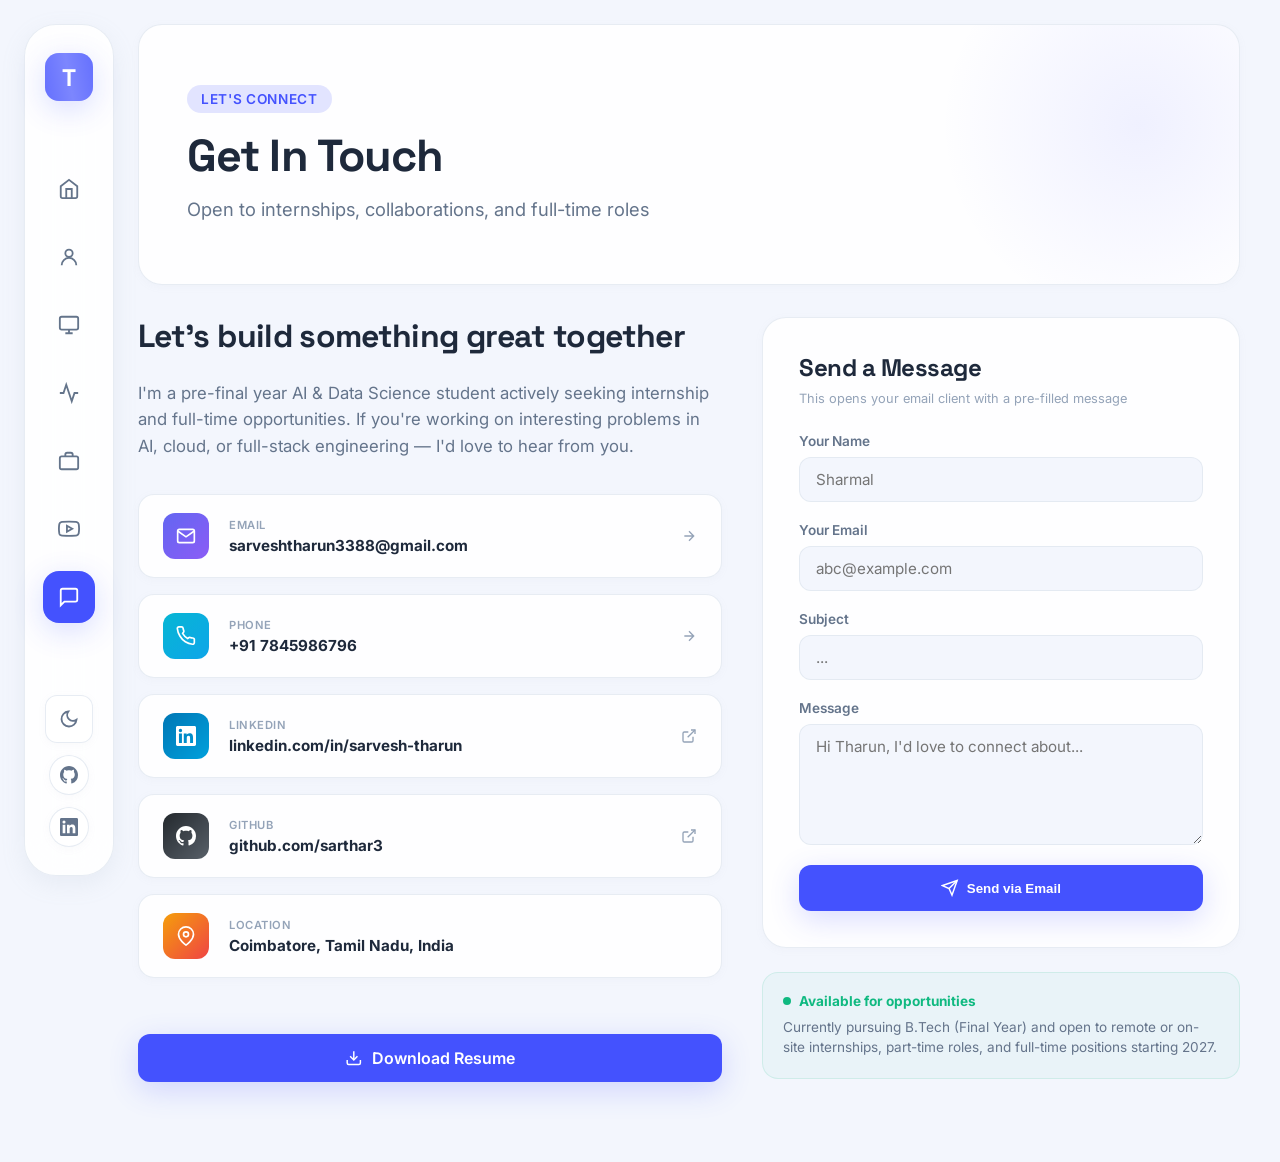
<file: contact.html>
<!DOCTYPE html>
<html lang="en">
<head>
  <meta charset="UTF-8" /><meta name="viewport" content="width=device-width, initial-scale=1.0" />
  <title>Tharun R — Portfolio</title>
  <link rel="apple-touch-icon" sizes="180x180" href="img/apple-touch-icon.png" />
  <link rel="icon" type="image/png" sizes="32x32" href="img/favicon-32x32.png" />
  <link rel="icon" type="image/png" sizes="192x192" href="img/favicon-192x192.png" />
  <link rel="shortcut icon" href="img/favicon.ico" />
  <meta name="description" content="Get in touch with Tharun R — open to internship and full-time opportunities." />
  <link rel="preconnect" href="https://fonts.googleapis.com" />
  <link href="https://fonts.googleapis.com/css2?family=Inter:wght@300;400;500;600;700;800;900&family=Space+Grotesk:wght@400;500;600;700&family=JetBrains+Mono:wght@400;500&display=swap" rel="stylesheet" />
  <link rel="stylesheet" href="css/style.css?v=2.0.1" />
  <script>
    // Initialize theme as early as possible to prevent flash of light theme
    const savedTheme = localStorage.getItem('theme');
    if (savedTheme === 'dark') {
      document.documentElement.classList.add('dark-mode');
    }
  </script>
</head>
<body>
  <nav class="sidebar">
    <div class="sidebar-logo"><span class="logo-text">T</span></div>
    <div class="sidebar-links">
      <a href="index.html" class="nav-item" title="Home"><svg viewBox="0 0 24 24" fill="none" stroke="currentColor" stroke-width="2"><path d="M3 9l9-7 9 7v11a2 2 0 0 1-2 2H5a2 2 0 0 1-2-2z"/><polyline points="9 22 9 12 15 12 15 22"/></svg><span class="nav-label">Home</span></a>
      <a href="about.html" class="nav-item" title="About"><svg viewBox="0 0 24 24" fill="none" stroke="currentColor" stroke-width="2"><circle cx="12" cy="8" r="4"/><path d="M20 21a8 8 0 1 0-16 0"/></svg><span class="nav-label">About</span></a>
      <a href="projects.html" class="nav-item" title="Projects"><svg viewBox="0 0 24 24" fill="none" stroke="currentColor" stroke-width="2"><rect x="2" y="3" width="20" height="14" rx="2"/><path d="M8 21h8M12 17v4"/></svg><span class="nav-label">Projects</span></a>
      <a href="skills.html" class="nav-item" title="Skills"><svg viewBox="0 0 24 24" fill="none" stroke="currentColor" stroke-width="2"><polyline points="22 12 18 12 15 21 9 3 6 12 2 12"/></svg><span class="nav-label">Skills</span></a>
      <a href="experience.html" class="nav-item" title="Experience"><svg viewBox="0 0 24 24" fill="none" stroke="currentColor" stroke-width="2"><rect x="2" y="7" width="20" height="14" rx="2"/><path d="M16 7V5a2 2 0 0 0-2-2h-4a2 2 0 0 0-2 2v2"/></svg><span class="nav-label">Experience</span></a>
      <a href="youtube.html" class="nav-item" id="nav-youtube" title="YouTube">
        <svg viewBox="0 0 24 24" fill="none" stroke="currentColor" stroke-width="2"><path d="M22.54 6.42a2.78 2.78 0 0 0-1.94-2C18.88 4 12 4 12 4s-6.88 0-8.6.46a2.78 2.78 0 0 0-1.94 2A29 29 0 0 0 1 11.75a29 29 0 0 0 .46 5.33A2.78 2.78 0 0 0 3.4 19c1.72.46 8.6.46 8.6.46s6.88 0 8.6-.46a2.78 2.78 0 0 0 1.94-2 29 29 0 0 0 .46-5.25 29 29 0 0 0-.46-5.33z"/><polygon points="9.75 15.02 15.5 11.75 9.75 8.48 9.75 15.02"/></svg>
        <span class="nav-label">YouTube</span>
      </a>
      <a href="contact.html" class="nav-item active" title="Contact"><svg viewBox="0 0 24 24" fill="none" stroke="currentColor" stroke-width="2"><path d="M21 15a2 2 0 0 1-2 2H7l-4 4V5a2 2 0 0 1 2-2h14a2 2 0 0 1 2 2z"/></svg><span class="nav-label">Contact</span></a>
    </div>
    <div class="sidebar-bottom">
      <button class="theme-toggle-btn" id="themeToggle" title="Toggle Theme">
        <svg class="sun-icon" viewBox="0 0 24 24" fill="none" stroke="currentColor" stroke-width="2"><circle cx="12" cy="12" r="5"/><line x1="12" y1="1" x2="12" y2="3"/><line x1="12" y1="21" x2="12" y2="23"/><line x1="4.22" y1="4.22" x2="5.64" y2="5.64"/><line x1="18.36" y1="18.36" x2="19.78" y2="19.78"/><line x1="1" y1="12" x2="3" y2="12"/><line x1="21" y1="12" x2="23" y2="12"/><line x1="4.22" y1="19.78" x2="5.64" y2="18.36"/><line x1="18.36" y1="5.64" x2="19.78" y2="4.22"/></svg>
        <svg class="moon-icon" viewBox="0 0 24 24" fill="none" stroke="currentColor" stroke-width="2"><path d="M21 12.79A9 9 0 1 1 11.21 3 7 7 0 0 0 21 12.79z"/></svg>
      </button>
      <a href="https://github.com/sarthar3" target="_blank" class="social-icon"><svg viewBox="0 0 24 24" fill="currentColor"><path d="M12 0C5.37 0 0 5.37 0 12c0 5.31 3.435 9.795 8.205 11.385.6.105.825-.255.825-.57 0-.285-.015-1.23-.015-2.235-3.015.555-3.795-.735-4.035-1.41-.135-.345-.72-1.41-1.23-1.695-.42-.225-1.02-.78-.015-.795.945-.015 1.62.87 1.845 1.23 1.08 1.815 2.805 1.305 3.495.99.105-.78.42-1.305.765-1.605-2.67-.3-5.46-1.335-5.46-5.925 0-1.305.465-2.385 1.23-3.225-.12-.3-.54-1.53.12-3.18 0 0 1.005-.315 3.3 1.23.96-.27 1.98-.405 3-.405s2.04.135 3 .405c2.295-1.56 3.3-1.23 3.3-1.23.66 1.65.24 2.88.12 3.18.765.84 1.23 1.905 1.23 3.225 0 4.605-2.805 5.625-5.475 5.925.435.375.81 1.095.81 2.22 0 1.605-.015 2.895-.015 3.3 0 .315.225.69.825.57A12.02 12.02 0 0 0 24 12c0-6.63-5.37-12-12-12z"/></svg></a>
      <a href="https://linkedin.com/in/sarvesh-tharun" target="_blank" class="social-icon"><svg viewBox="0 0 24 24" fill="currentColor"><path d="M20.447 20.452h-3.554v-5.569c0-1.328-.027-3.037-1.852-3.037-1.853 0-2.136 1.445-2.136 2.939v5.667H9.351V9h3.414v1.561h.046c.477-.9 1.637-1.85 3.37-1.85 3.601 0 4.267 2.37 4.267 5.455v6.286zM5.337 7.433a2.062 2.062 0 0 1-2.063-2.065 2.064 2.064 0 1 1 2.063 2.065zm1.782 13.019H3.555V9h3.564v11.452zM22.225 0H1.771C.792 0 0 .774 0 1.729v20.542C0 23.227.792 24 1.771 24h20.451C23.2 24 24 23.227 24 22.271V1.729C24 .774 23.2 0 22.222 0h.003z"/></svg></a>
    </div>
  </nav>
  <header class="mobile-header">
    <div class="mobile-logo">Tharun R</div>
    <div class="mobile-actions">
      <button class="theme-toggle-btn mobile-theme-toggle" id="themeToggleMobile" aria-label="Toggle Theme">
        <svg class="sun-icon" viewBox="0 0 24 24" fill="none" stroke="currentColor" stroke-width="2"><circle cx="12" cy="12" r="5"/><line x1="12" y1="1" x2="12" y2="3"/><line x1="12" y1="21" x2="12" y2="23"/><line x1="4.22" y1="4.22" x2="5.64" y2="5.64"/><line x1="18.36" y1="18.36" x2="19.78" y2="19.78"/><line x1="1" y1="12" x2="3" y2="12"/><line x1="21" y1="12" x2="23" y2="12"/><line x1="4.22" y1="19.78" x2="5.64" y2="18.36"/><line x1="18.36" y1="5.64" x2="19.78" y2="4.22"/></svg>
        <svg class="moon-icon" viewBox="0 0 24 24" fill="none" stroke="currentColor" stroke-width="2"><path d="M21 12.79A9 9 0 1 1 11.21 3 7 7 0 0 0 21 12.79z"/></svg>
      </button>
      <button class="hamburger" id="hamburger"><span></span><span></span><span></span></button>
    </div>
  </header>
  <div class="mobile-nav-overlay" id="mobileNavOverlay"><nav class="mobile-nav"><a href="index.html">Home</a><a href="about.html">About</a><a href="projects.html">Projects</a><a href="skills.html">Skills</a><a href="experience.html">Experience</a><a href="youtube.html">YouTube</a><a href="contact.html">Contact</a></nav></div>

  <main class="main-content">
    <section class="page-hero">
      <div class="page-hero-bg"></div>
      <div class="page-hero-content">
        <div class="page-tag animate-fade-up">Let's Connect</div>
        <h1 class="page-title animate-fade-up" style="animation-delay:.1s">Get In Touch</h1>
        <p class="page-subtitle animate-fade-up" style="animation-delay:.2s">Open to internships, collaborations, and full-time roles</p>
      </div>
    </section>

    <section class="contact-section">
      <div class="section-inner">
        <div class="contact-grid">

          <!-- Left: Info -->
          <div class="contact-info animate-fade-right">
            <h2>Let's build something great together</h2>
            <p>I'm a pre-final year AI & Data Science student actively seeking internship and full-time opportunities. If you're working on interesting problems in AI, cloud, or full-stack engineering — I'd love to hear from you.</p>

            <div class="contact-links">
              <a href="mailto:sarveshtharun3388@gmail.com" class="contact-link-card" id="contact-email">
                <div class="contact-link-icon" style="background:linear-gradient(135deg,#6366f1,#8b5cf6)">
                  <svg viewBox="0 0 24 24" fill="none" stroke="currentColor" stroke-width="2"><path d="M4 4h16c1.1 0 2 .9 2 2v12c0 1.1-.9 2-2 2H4c-1.1 0-2-.9-2-2V6c0-1.1.9-2 2-2z"/><polyline points="22,6 12,13 2,6"/></svg>
                </div>
                <div class="contact-link-text">
                  <span class="contact-link-label">Email</span>
                  <span class="contact-link-value">sarveshtharun3388@gmail.com</span>
                </div>
                <svg class="ext-icon" viewBox="0 0 24 24" fill="none" stroke="currentColor" stroke-width="2"><path d="M5 12h14M12 5l7 7-7 7"/></svg>
              </a>

              <a href="tel:+917845986796" class="contact-link-card" id="contact-phone">
                <div class="contact-link-icon" style="background:linear-gradient(135deg,#06b6d4,#0ea5e9)">
                  <svg viewBox="0 0 24 24" fill="none" stroke="currentColor" stroke-width="2"><path d="M22 16.92v3a2 2 0 0 1-2.18 2 19.79 19.79 0 0 1-8.63-3.07A19.5 19.5 0 0 1 4.69 12 19.79 19.79 0 0 1 1.61 3.25 2 2 0 0 1 3.57 1h3a2 2 0 0 1 2 1.72c.127.96.361 1.903.7 2.81a2 2 0 0 1-.45 2.11L7.91 8.96a16 16 0 0 0 6.13 6.13l.92-.92a2 2 0 0 1 2.11-.45c.907.339 1.85.573 2.81.7A2 2 0 0 1 22 16.92z"/></svg>
                </div>
                <div class="contact-link-text">
                  <span class="contact-link-label">Phone</span>
                  <span class="contact-link-value">+91 7845986796</span>
                </div>
                <svg class="ext-icon" viewBox="0 0 24 24" fill="none" stroke="currentColor" stroke-width="2"><path d="M5 12h14M12 5l7 7-7 7"/></svg>
              </a>

              <a href="https://linkedin.com/in/sarvesh-tharun" target="_blank" class="contact-link-card" id="contact-linkedin">
                <div class="contact-link-icon" style="background:linear-gradient(135deg,#0077b5,#00a0dc)">
                  <svg viewBox="0 0 24 24" fill="currentColor"><path d="M20.447 20.452h-3.554v-5.569c0-1.328-.027-3.037-1.852-3.037-1.853 0-2.136 1.445-2.136 2.939v5.667H9.351V9h3.414v1.561h.046c.477-.9 1.637-1.85 3.37-1.85 3.601 0 4.267 2.37 4.267 5.455v6.286zM5.337 7.433a2.062 2.062 0 0 1-2.063-2.065 2.064 2.064 0 1 1 2.063 2.065zm1.782 13.019H3.555V9h3.564v11.452zM22.225 0H1.771C.792 0 0 .774 0 1.729v20.542C0 23.227.792 24 1.771 24h20.451C23.2 24 24 23.227 24 22.271V1.729C24 .774 23.2 0 22.222 0h.003z"/></svg>
                </div>
                <div class="contact-link-text">
                  <span class="contact-link-label">LinkedIn</span>
                  <span class="contact-link-value">linkedin.com/in/sarvesh-tharun</span>
                </div>
                <svg class="ext-icon" viewBox="0 0 24 24" fill="none" stroke="currentColor" stroke-width="2"><path d="M18 13v6a2 2 0 0 1-2 2H5a2 2 0 0 1-2-2V8a2 2 0 0 1 2-2h6"/><polyline points="15 3 21 3 21 9"/><line x1="10" y1="14" x2="21" y2="3"/></svg>
              </a>

              <a href="https://github.com/sarthar3" target="_blank" class="contact-link-card" id="contact-github">
                <div class="contact-link-icon" style="background:linear-gradient(135deg,#24292e,#586069)">
                  <svg viewBox="0 0 24 24" fill="currentColor"><path d="M12 0C5.37 0 0 5.37 0 12c0 5.31 3.435 9.795 8.205 11.385.6.105.825-.255.825-.57 0-.285-.015-1.23-.015-2.235-3.015.555-3.795-.735-4.035-1.41-.135-.345-.72-1.41-1.23-1.695-.42-.225-1.02-.78-.015-.795.945-.015 1.62.87 1.845 1.23 1.08 1.815 2.805 1.305 3.495.99.105-.78.42-1.305.765-1.605-2.67-.3-5.46-1.335-5.46-5.925 0-1.305.465-2.385 1.23-3.225-.12-.3-.54-1.53.12-3.18 0 0 1.005-.315 3.3 1.23.96-.27 1.98-.405 3-.405s2.04.135 3 .405c2.295-1.56 3.3-1.23 3.3-1.23.66 1.65.24 2.88.12 3.18.765.84 1.23 1.905 1.23 3.225 0 4.605-2.805 5.625-5.475 5.925.435.375.81 1.095.81 2.22 0 1.605-.015 2.895-.015 3.3 0 .315.225.69.825.57A12.02 12.02 0 0 0 24 12c0-6.63-5.37-12-12-12z"/></svg>
                </div>
                <div class="contact-link-text">
                  <span class="contact-link-label">GitHub</span>
                  <span class="contact-link-value">github.com/sarthar3</span>
                </div>
                <svg class="ext-icon" viewBox="0 0 24 24" fill="none" stroke="currentColor" stroke-width="2"><path d="M18 13v6a2 2 0 0 1-2 2H5a2 2 0 0 1-2-2V8a2 2 0 0 1 2-2h6"/><polyline points="15 3 21 3 21 9"/><line x1="10" y1="14" x2="21" y2="3"/></svg>
              </a>

              <div class="contact-link-card location-card">
                <div class="contact-link-icon" style="background:linear-gradient(135deg,#f59e0b,#ef4444)">
                  <svg viewBox="0 0 24 24" fill="none" stroke="currentColor" stroke-width="2"><path d="M21 10c0 7-9 13-9 13s-9-6-9-13a9 9 0 0 1 18 0z"/><circle cx="12" cy="10" r="3"/></svg>
                </div>
                <div class="contact-link-text">
                  <span class="contact-link-label">Location</span>
                  <span class="contact-link-value">Coimbatore, Tamil Nadu, India</span>
                </div>
              </div>
            </div>

            <a href="Resume.pdf" target="_blank" class="btn-primary" id="contact-resume-btn" style="margin-top:2rem;display:inline-flex;gap:.6rem;align-items:center">
              <svg viewBox="0 0 24 24" fill="none" stroke="currentColor" stroke-width="2" style="width:1.1rem;height:1.1rem"><path d="M21 15v4a2 2 0 0 1-2 2H5a2 2 0 0 1-2-2v-4"/><polyline points="7 10 12 15 17 10"/><line x1="12" y1="15" x2="12" y2="3"/></svg>
              Download Resume
            </a>
          </div>

          <!-- Right: Form -->
          <div class="contact-form-wrap animate-fade-left">
            <div class="contact-form-card">
              <h3>Send a Message</h3>
              <p class="form-note">This opens your email client with a pre-filled message</p>
              <form id="contactForm" class="contact-form">
                <div class="form-group">
                  <label for="contact-name">Your Name</label>
                  <input type="text" id="contact-name" placeholder="Sharmal" required />
                </div>
                <div class="form-group">
                  <label for="contact-email-input">Your Email</label>
                  <input type="email" id="contact-email-input" placeholder="abc@example.com" required />
                </div>
                <div class="form-group">
                  <label for="contact-subject">Subject</label>
                  <input type="text" id="contact-subject" placeholder="..." />
                </div>
                <div class="form-group">
                  <label for="contact-message">Message</label>
                  <textarea id="contact-message" rows="5" placeholder="Hi Tharun, I'd love to connect about..."></textarea>
                </div>
                <button type="submit" class="btn-primary full-width" id="contact-send-btn">
                  <svg viewBox="0 0 24 24" fill="none" stroke="currentColor" stroke-width="2" style="width:1.1rem;height:1.1rem"><line x1="22" y1="2" x2="11" y2="13"/><polygon points="22 2 15 22 11 13 2 9 22 2"/></svg>
                  Send via Email
                </button>
              </form>
            </div>

            <!-- Availability Card -->
            <div class="availability-card">
              <div class="avail-dot-wrap"><span class="avail-dot"></span><span class="avail-text">Available for opportunities</span></div>
              <p>Currently pursuing B.Tech (Final Year) and open to remote or on-site internships, part-time roles, and full-time positions starting 2027.</p>
            </div>
          </div>

        </div>
      </div>
    </section>
  </main>
  <script src="js/main.js?v=2.0.1"></script>
  <script>
    document.getElementById('contactForm').addEventListener('submit', function(e) {
      e.preventDefault();
      const name = document.getElementById('contact-name').value;
      const email = document.getElementById('contact-email-input').value;
      const subject = document.getElementById('contact-subject').value || 'Portfolio Contact';
      const message = document.getElementById('contact-message').value;
      const body = `Hi Tharun,\n\nMy name is ${name} (${email}).\n\n${message}`;
      window.location.href = `mailto:sarveshtharun3388@gmail.com?subject=${encodeURIComponent(subject)}&body=${encodeURIComponent(body)}`;
    });
  </script>
</body>
</html>
</file>
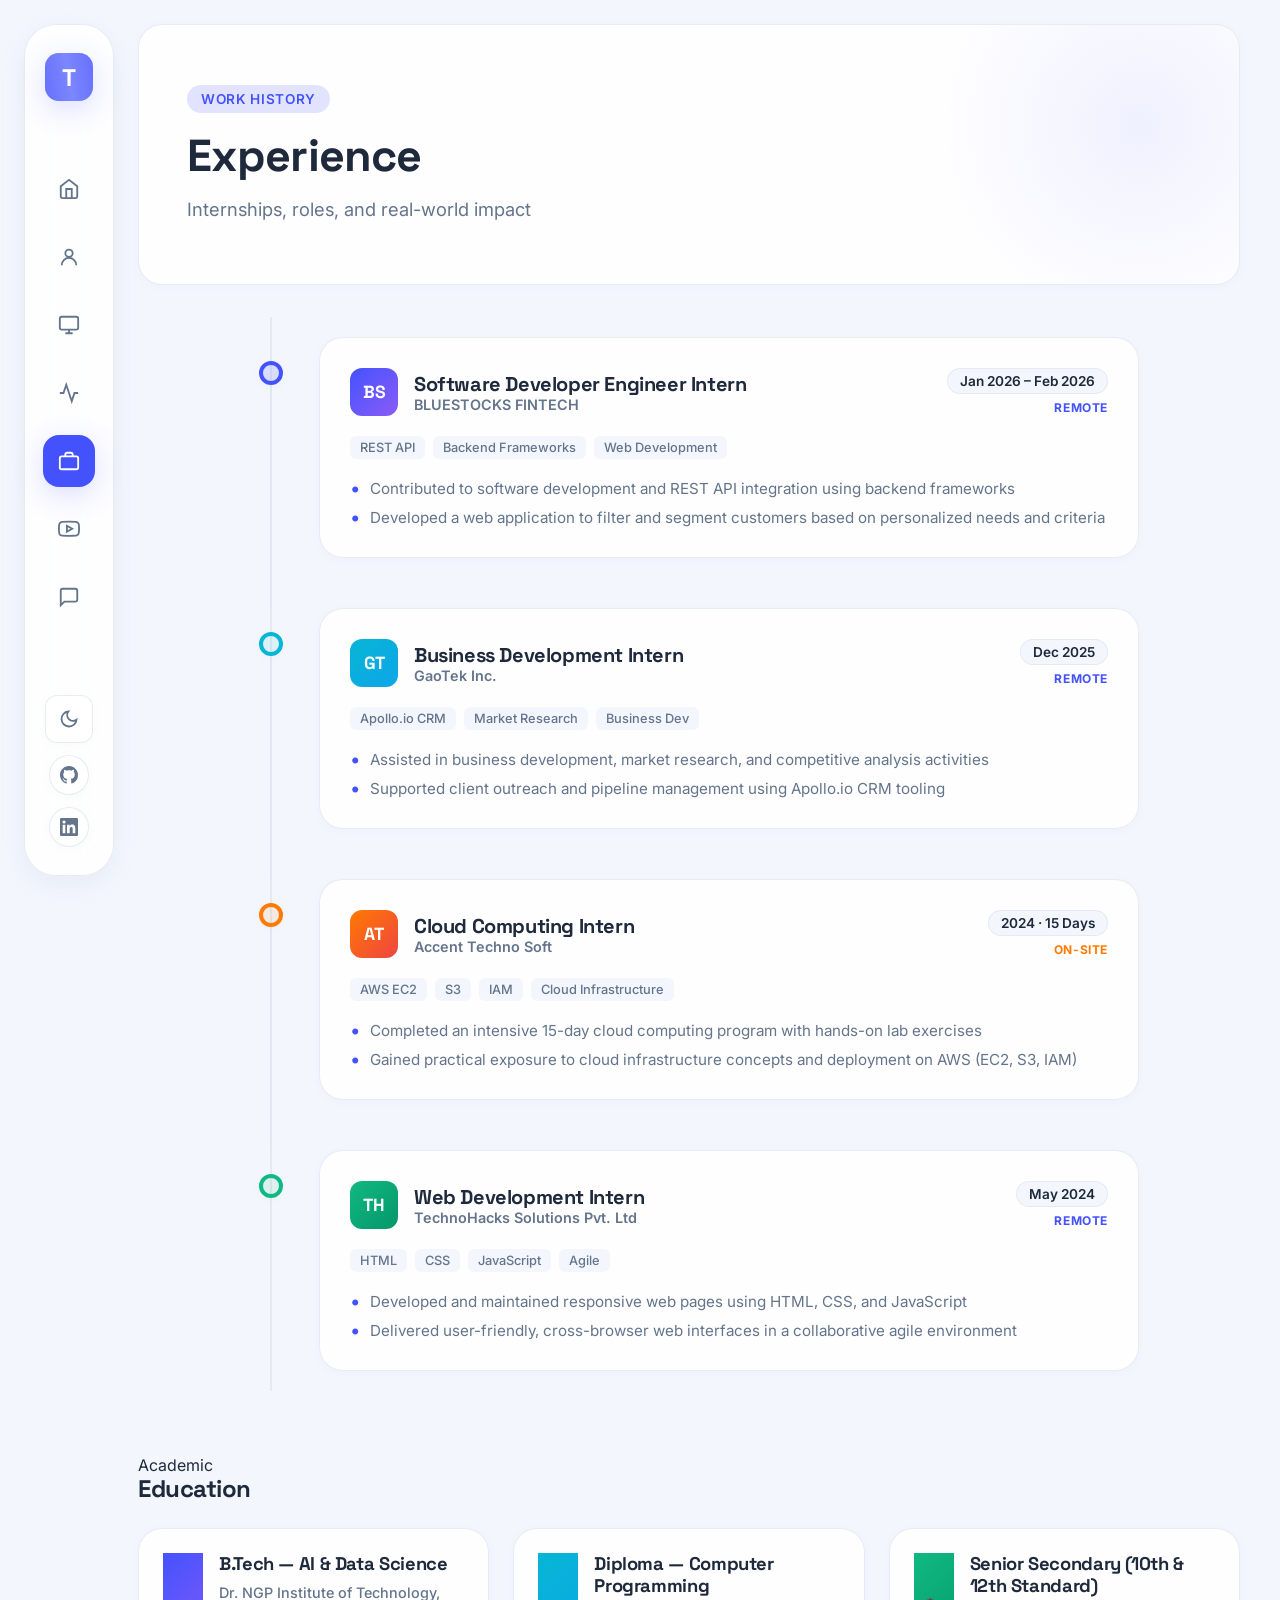
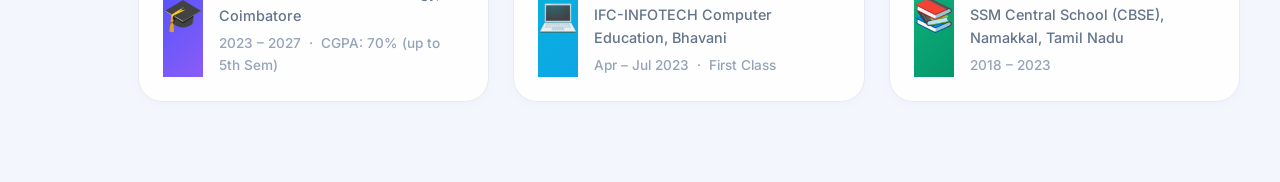
<file: experience.html>
<!DOCTYPE html>
<html lang="en">
<head>
  <meta charset="UTF-8" /><meta name="viewport" content="width=device-width, initial-scale=1.0" />
  <title>Tharun R — Portfolio</title>
  <link rel="apple-touch-icon" sizes="180x180" href="img/apple-touch-icon.png" />
  <link rel="icon" type="image/png" sizes="32x32" href="img/favicon-32x32.png" />
  <link rel="icon" type="image/png" sizes="192x192" href="img/favicon-192x192.png" />
  <link rel="shortcut icon" href="img/favicon.ico" />
  <meta name="description" content="Work experience and internships of Tharun R." />
  <link rel="preconnect" href="https://fonts.googleapis.com" />
  <link href="https://fonts.googleapis.com/css2?family=Inter:wght@300;400;500;600;700;800;900&family=Space+Grotesk:wght@400;500;600;700&family=JetBrains+Mono:wght@400;500&display=swap" rel="stylesheet" />
  <link rel="stylesheet" href="css/style.css?v=2.0.1" />
  <script>
    // Initialize theme as early as possible to prevent flash of light theme
    const savedTheme = localStorage.getItem('theme');
    if (savedTheme === 'dark') {
      document.documentElement.classList.add('dark-mode');
    }
  </script>
</head>
<body>
  <nav class="sidebar">
    <div class="sidebar-logo"><span class="logo-text">T</span></div>
    <div class="sidebar-links">
      <a href="index.html" class="nav-item" title="Home"><svg viewBox="0 0 24 24" fill="none" stroke="currentColor" stroke-width="2"><path d="M3 9l9-7 9 7v11a2 2 0 0 1-2 2H5a2 2 0 0 1-2-2z"/><polyline points="9 22 9 12 15 12 15 22"/></svg><span class="nav-label">Home</span></a>
      <a href="about.html" class="nav-item" title="About"><svg viewBox="0 0 24 24" fill="none" stroke="currentColor" stroke-width="2"><circle cx="12" cy="8" r="4"/><path d="M20 21a8 8 0 1 0-16 0"/></svg><span class="nav-label">About</span></a>
      <a href="projects.html" class="nav-item" title="Projects"><svg viewBox="0 0 24 24" fill="none" stroke="currentColor" stroke-width="2"><rect x="2" y="3" width="20" height="14" rx="2"/><path d="M8 21h8M12 17v4"/></svg><span class="nav-label">Projects</span></a>
      <a href="skills.html" class="nav-item" title="Skills"><svg viewBox="0 0 24 24" fill="none" stroke="currentColor" stroke-width="2"><polyline points="22 12 18 12 15 21 9 3 6 12 2 12"/></svg><span class="nav-label">Skills</span></a>
      <a href="experience.html" class="nav-item active" title="Experience"><svg viewBox="0 0 24 24" fill="none" stroke="currentColor" stroke-width="2"><rect x="2" y="7" width="20" height="14" rx="2"/><path d="M16 7V5a2 2 0 0 0-2-2h-4a2 2 0 0 0-2 2v2"/></svg><span class="nav-label">Experience</span></a>
      <a href="youtube.html" class="nav-item" id="nav-youtube" title="YouTube">
        <svg viewBox="0 0 24 24" fill="none" stroke="currentColor" stroke-width="2"><path d="M22.54 6.42a2.78 2.78 0 0 0-1.94-2C18.88 4 12 4 12 4s-6.88 0-8.6.46a2.78 2.78 0 0 0-1.94 2A29 29 0 0 0 1 11.75a29 29 0 0 0 .46 5.33A2.78 2.78 0 0 0 3.4 19c1.72.46 8.6.46 8.6.46s6.88 0 8.6-.46a2.78 2.78 0 0 0 1.94-2 29 29 0 0 0 .46-5.25 29 29 0 0 0-.46-5.33z"/><polygon points="9.75 15.02 15.5 11.75 9.75 8.48 9.75 15.02"/></svg>
        <span class="nav-label">YouTube</span>
      </a>
      <a href="contact.html" class="nav-item" title="Contact"><svg viewBox="0 0 24 24" fill="none" stroke="currentColor" stroke-width="2"><path d="M21 15a2 2 0 0 1-2 2H7l-4 4V5a2 2 0 0 1 2-2h14a2 2 0 0 1 2 2z"/></svg><span class="nav-label">Contact</span></a>
    </div>
    <div class="sidebar-bottom">
      <button class="theme-toggle-btn" id="themeToggle" title="Toggle Theme">
        <svg class="sun-icon" viewBox="0 0 24 24" fill="none" stroke="currentColor" stroke-width="2"><circle cx="12" cy="12" r="5"/><line x1="12" y1="1" x2="12" y2="3"/><line x1="12" y1="21" x2="12" y2="23"/><line x1="4.22" y1="4.22" x2="5.64" y2="5.64"/><line x1="18.36" y1="18.36" x2="19.78" y2="19.78"/><line x1="1" y1="12" x2="3" y2="12"/><line x1="21" y1="12" x2="23" y2="12"/><line x1="4.22" y1="19.78" x2="5.64" y2="18.36"/><line x1="18.36" y1="5.64" x2="19.78" y2="4.22"/></svg>
        <svg class="moon-icon" viewBox="0 0 24 24" fill="none" stroke="currentColor" stroke-width="2"><path d="M21 12.79A9 9 0 1 1 11.21 3 7 7 0 0 0 21 12.79z"/></svg>
      </button>
      <a href="https://github.com/sarthar3" target="_blank" class="social-icon"><svg viewBox="0 0 24 24" fill="currentColor"><path d="M12 0C5.37 0 0 5.37 0 12c0 5.31 3.435 9.795 8.205 11.385.6.105.825-.255.825-.57 0-.285-.015-1.23-.015-2.235-3.015.555-3.795-.735-4.035-1.41-.135-.345-.72-1.41-1.23-1.695-.42-.225-1.02-.78-.015-.795.945-.015 1.62.87 1.845 1.23 1.08 1.815 2.805 1.305 3.495.99.105-.78.42-1.305.765-1.605-2.67-.3-5.46-1.335-5.46-5.925 0-1.305.465-2.385 1.23-3.225-.12-.3-.54-1.53.12-3.18 0 0 1.005-.315 3.3 1.23.96-.27 1.98-.405 3-.405s2.04.135 3 .405c2.295-1.56 3.3-1.23 3.3-1.23.66 1.65.24 2.88.12 3.18.765.84 1.23 1.905 1.23 3.225 0 4.605-2.805 5.625-5.475 5.925.435.375.81 1.095.81 2.22 0 1.605-.015 2.895-.015 3.3 0 .315.225.69.825.57A12.02 12.02 0 0 0 24 12c0-6.63-5.37-12-12-12z"/></svg></a>
      <a href="https://linkedin.com/in/sarvesh-tharun" target="_blank" class="social-icon"><svg viewBox="0 0 24 24" fill="currentColor"><path d="M20.447 20.452h-3.554v-5.569c0-1.328-.027-3.037-1.852-3.037-1.853 0-2.136 1.445-2.136 2.939v5.667H9.351V9h3.414v1.561h.046c.477-.9 1.637-1.85 3.37-1.85 3.601 0 4.267 2.37 4.267 5.455v6.286zM5.337 7.433a2.062 2.062 0 0 1-2.063-2.065 2.064 2.064 0 1 1 2.063 2.065zm1.782 13.019H3.555V9h3.564v11.452zM22.225 0H1.771C.792 0 0 .774 0 1.729v20.542C0 23.227.792 24 1.771 24h20.451C23.2 24 24 23.227 24 22.271V1.729C24 .774 23.2 0 22.222 0h.003z"/></svg></a>
    </div>
  </nav>
  <header class="mobile-header">
    <div class="mobile-logo">Tharun R</div>
    <div class="mobile-actions">
      <button class="theme-toggle-btn mobile-theme-toggle" id="themeToggleMobile" aria-label="Toggle Theme">
        <svg class="sun-icon" viewBox="0 0 24 24" fill="none" stroke="currentColor" stroke-width="2"><circle cx="12" cy="12" r="5"/><line x1="12" y1="1" x2="12" y2="3"/><line x1="12" y1="21" x2="12" y2="23"/><line x1="4.22" y1="4.22" x2="5.64" y2="5.64"/><line x1="18.36" y1="18.36" x2="19.78" y2="19.78"/><line x1="1" y1="12" x2="3" y2="12"/><line x1="21" y1="12" x2="23" y2="12"/><line x1="4.22" y1="19.78" x2="5.64" y2="18.36"/><line x1="18.36" y1="5.64" x2="19.78" y2="4.22"/></svg>
        <svg class="moon-icon" viewBox="0 0 24 24" fill="none" stroke="currentColor" stroke-width="2"><path d="M21 12.79A9 9 0 1 1 11.21 3 7 7 0 0 0 21 12.79z"/></svg>
      </button>
      <button class="hamburger" id="hamburger"><span></span><span></span><span></span></button>
    </div>
  </header>
  <div class="mobile-nav-overlay" id="mobileNavOverlay"><nav class="mobile-nav"><a href="index.html">Home</a><a href="about.html">About</a><a href="projects.html">Projects</a><a href="skills.html">Skills</a><a href="experience.html">Experience</a><a href="youtube.html">YouTube</a><a href="contact.html">Contact</a></nav></div>

  <main class="main-content">
    <section class="page-hero">
      <div class="page-hero-bg"></div>
      <div class="page-hero-content">
        <div class="page-tag animate-fade-up">Work History</div>
        <h1 class="page-title animate-fade-up" style="animation-delay:.1s">Experience</h1>
        <p class="page-subtitle animate-fade-up" style="animation-delay:.2s">Internships, roles, and real-world impact</p>
      </div>
    </section>

    <section class="experience-section">
      <div class="section-inner">
        <div class="timeline">

          <div class="timeline-item animate-fade-up">
            <div class="timeline-dot indigo-dot"></div>
            <div class="timeline-connector"></div>
            <div class="timeline-card">
              <div class="timeline-card-header">
                <div class="tl-left">
                  <div class="company-logo indigo-logo">BS</div>
                  <div class="tl-title-block">
                    <h3>Software Developer Engineer Intern</h3>
                    <div class="company-name">BLUESTOCKS FINTECH</div>
                  </div>
                </div>
                <div class="tl-meta">
                  <span class="tl-date">Jan 2026 – Feb 2026</span>
                  <span class="tl-type remote">Remote</span>
                </div>
              </div>
              <div class="tl-skills">
                <span>REST API</span><span>Backend Frameworks</span><span>Web Development</span>
              </div>
              <ul class="tl-bullets">
                <li>Contributed to software development and REST API integration using backend frameworks</li>
                <li>Developed a web application to filter and segment customers based on personalized needs and criteria</li>
              </ul>
            </div>
          </div>

          <div class="timeline-item animate-fade-up" style="animation-delay:.1s">
            <div class="timeline-dot cyan-dot"></div>
            <div class="timeline-connector"></div>
            <div class="timeline-card">
              <div class="timeline-card-header">
                <div class="tl-left">
                  <div class="company-logo cyan-logo">GT</div>
                  <div class="tl-title-block">
                    <h3>Business Development Intern</h3>
                    <div class="company-name">GaoTek Inc.</div>
                  </div>
                </div>
                <div class="tl-meta">
                  <span class="tl-date">Dec 2025</span>
                  <span class="tl-type remote">Remote</span>
                </div>
              </div>
              <div class="tl-skills">
                <span>Apollo.io CRM</span><span>Market Research</span><span>Business Dev</span>
              </div>
              <ul class="tl-bullets">
                <li>Assisted in business development, market research, and competitive analysis activities</li>
                <li>Supported client outreach and pipeline management using Apollo.io CRM tooling</li>
              </ul>
            </div>
          </div>

          <div class="timeline-item animate-fade-up" style="animation-delay:.2s">
            <div class="timeline-dot orange-dot"></div>
            <div class="timeline-connector"></div>
            <div class="timeline-card">
              <div class="timeline-card-header">
                <div class="tl-left">
                  <div class="company-logo orange-logo">AT</div>
                  <div class="tl-title-block">
                    <h3>Cloud Computing Intern</h3>
                    <div class="company-name">Accent Techno Soft</div>
                  </div>
                </div>
                <div class="tl-meta">
                  <span class="tl-date">2024 · 15 Days</span>
                  <span class="tl-type onsite">On-site</span>
                </div>
              </div>
              <div class="tl-skills">
                <span>AWS EC2</span><span>S3</span><span>IAM</span><span>Cloud Infrastructure</span>
              </div>
              <ul class="tl-bullets">
                <li>Completed an intensive 15-day cloud computing program with hands-on lab exercises</li>
                <li>Gained practical exposure to cloud infrastructure concepts and deployment on AWS (EC2, S3, IAM)</li>
              </ul>
            </div>
          </div>

          <div class="timeline-item animate-fade-up" style="animation-delay:.3s">
            <div class="timeline-dot green-dot"></div>
            <div class="timeline-card">
              <div class="timeline-card-header">
                <div class="tl-left">
                  <div class="company-logo green-logo">TH</div>
                  <div class="tl-title-block">
                    <h3>Web Development Intern</h3>
                    <div class="company-name">TechnoHacks Solutions Pvt. Ltd</div>
                  </div>
                </div>
                <div class="tl-meta">
                  <span class="tl-date">May 2024</span>
                  <span class="tl-type remote">Remote</span>
                </div>
              </div>
              <div class="tl-skills">
                <span>HTML</span><span>CSS</span><span>JavaScript</span><span>Agile</span>
              </div>
              <ul class="tl-bullets">
                <li>Developed and maintained responsive web pages using HTML, CSS, and JavaScript</li>
                <li>Delivered user-friendly, cross-browser web interfaces in a collaborative agile environment</li>
              </ul>
            </div>
          </div>

        </div>

        <!-- Education mini timeline -->
        <div class="section-header" style="margin-top:4rem">
          <div class="section-tag">Academic</div>
          <h2 class="section-title">Education</h2>
        </div>
        <div class="edu-cards-row">
          <div class="edu-full-card animate-fade-up">
            <div class="edu-card-icon indigo-logo">🎓</div>
            <div class="edu-card-body">
              <h3>B.Tech — AI & Data Science</h3>
              <p class="edu-school-name">Dr. NGP Institute of Technology, Coimbatore</p>
              <p class="edu-detail">2023 – 2027 &nbsp;·&nbsp; CGPA: 70% (up to 5th Sem)</p>
            </div>
          </div>
          <div class="edu-full-card animate-fade-up" style="animation-delay:.1s">
            <div class="edu-card-icon cyan-logo">💻</div>
            <div class="edu-card-body">
              <h3>Diploma — Computer Programming</h3>
              <p class="edu-school-name">IFC-INFOTECH Computer Education, Bhavani</p>
              <p class="edu-detail">Apr – Jul 2023 &nbsp;·&nbsp; First Class</p>
            </div>
          </div>
          <div class="edu-full-card animate-fade-up" style="animation-delay:.2s">
            <div class="edu-card-icon green-logo">📚</div>
            <div class="edu-card-body">
              <h3>Senior Secondary (10th & 12th Standard)</h3>
              <p class="edu-school-name">SSM Central School (CBSE), Namakkal, Tamil Nadu</p>
              <p class="edu-detail">2018 – 2023</p>
            </div>
          </div>
        </div>
      </div>
    </section>
  </main>
  <script src="js/main.js?v=2.0.1"></script>
</body>
</html>
</file>
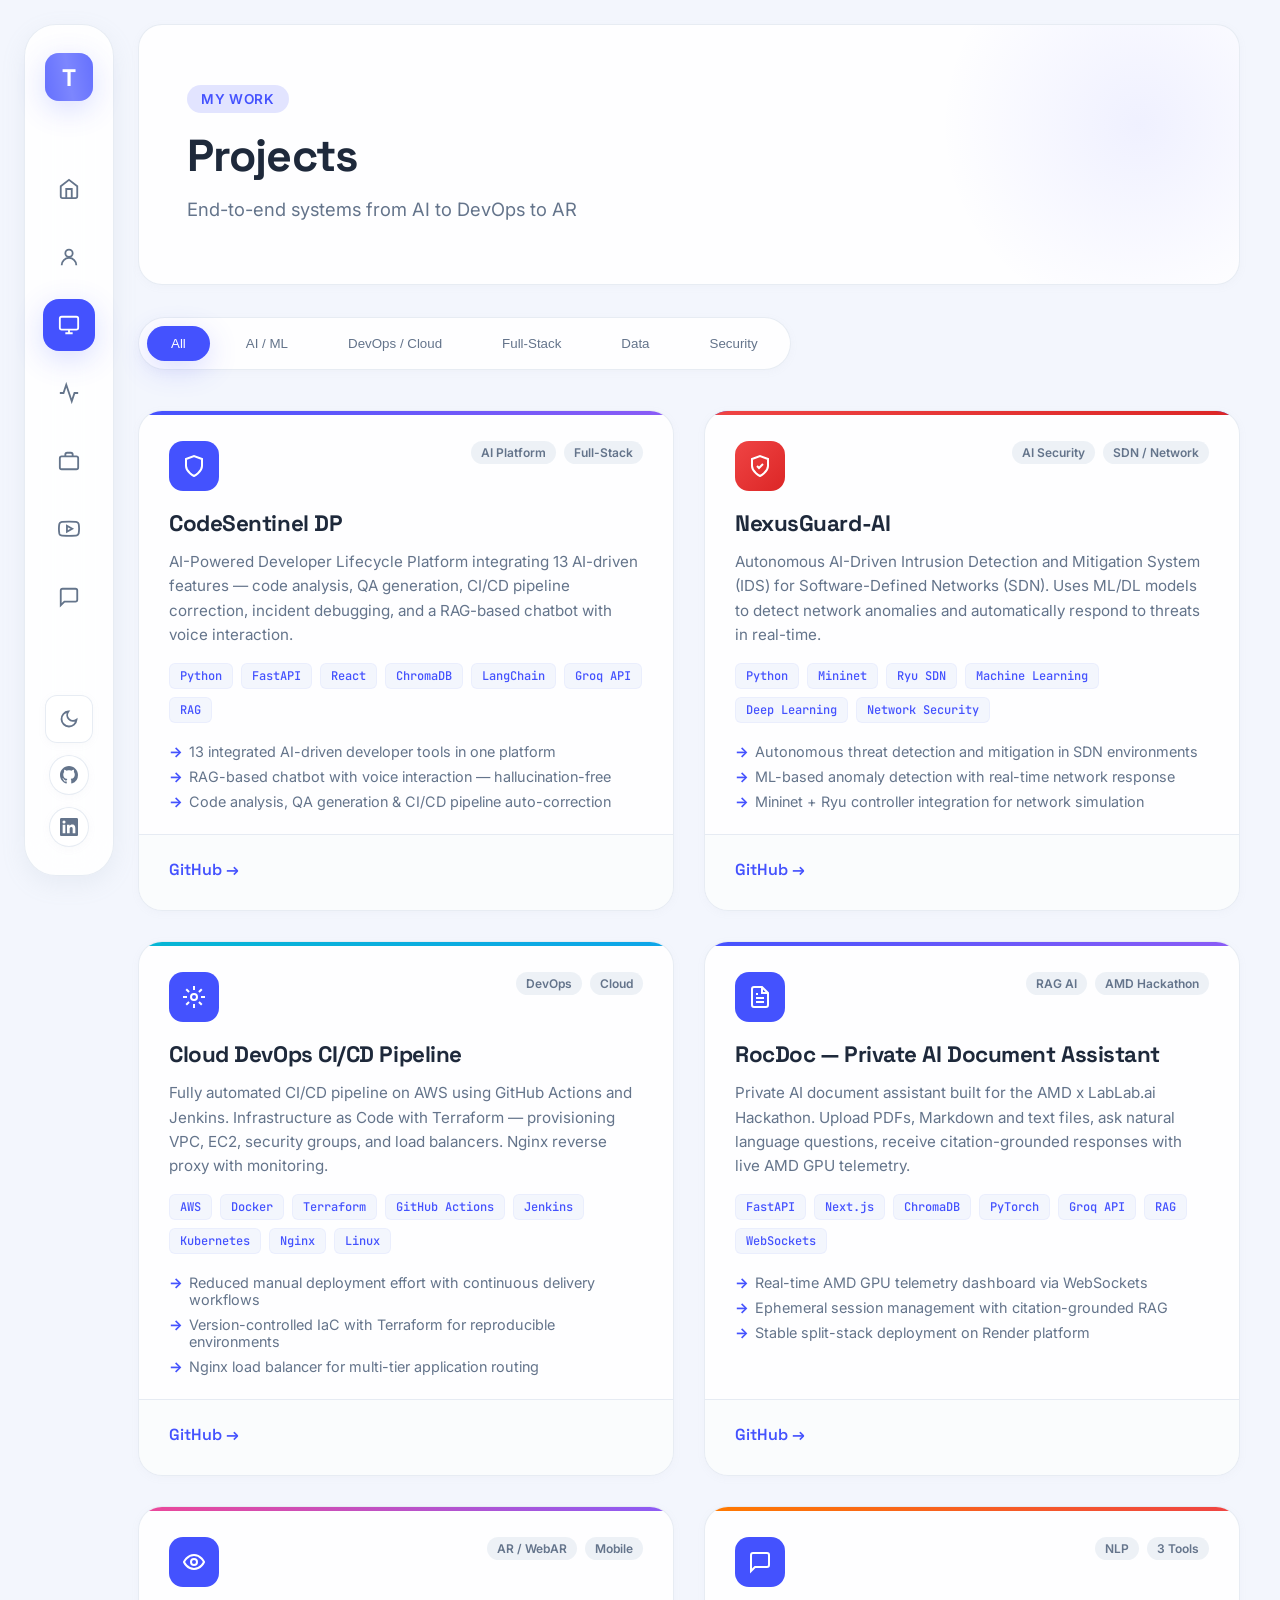
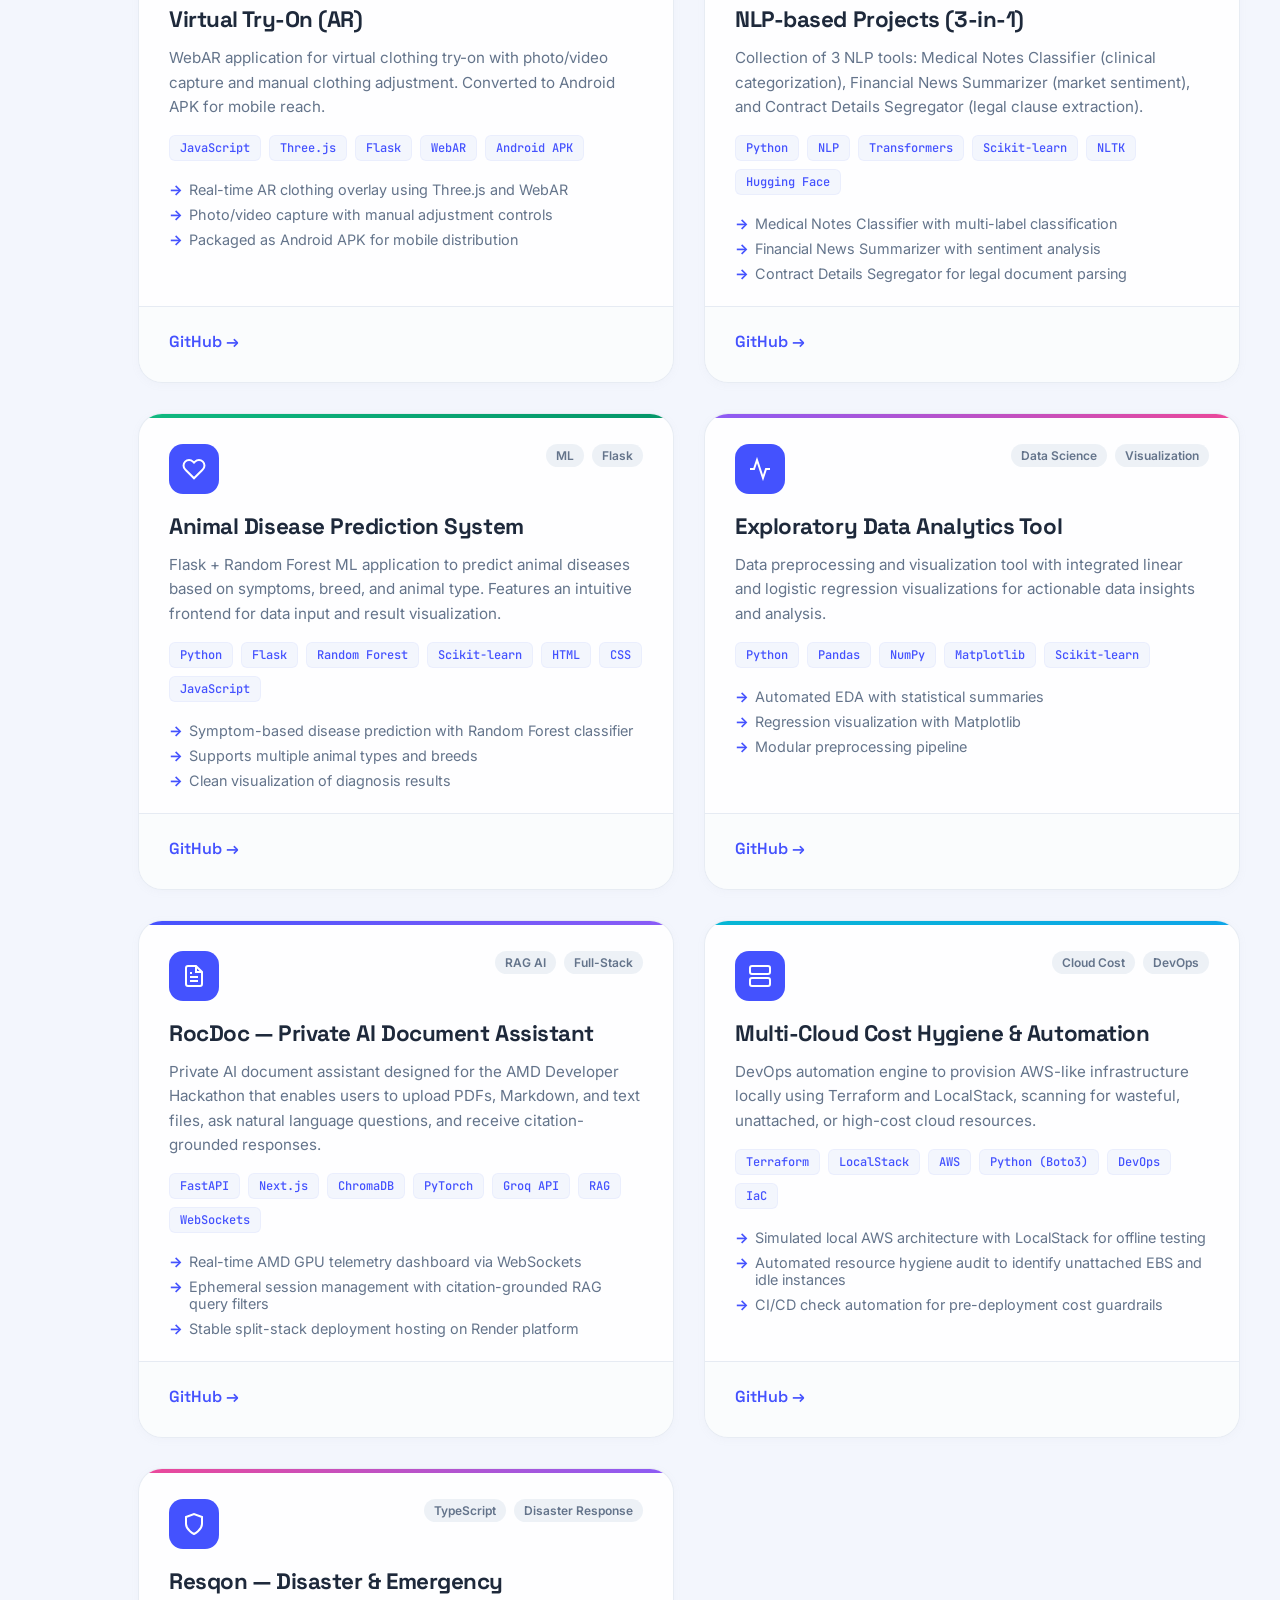
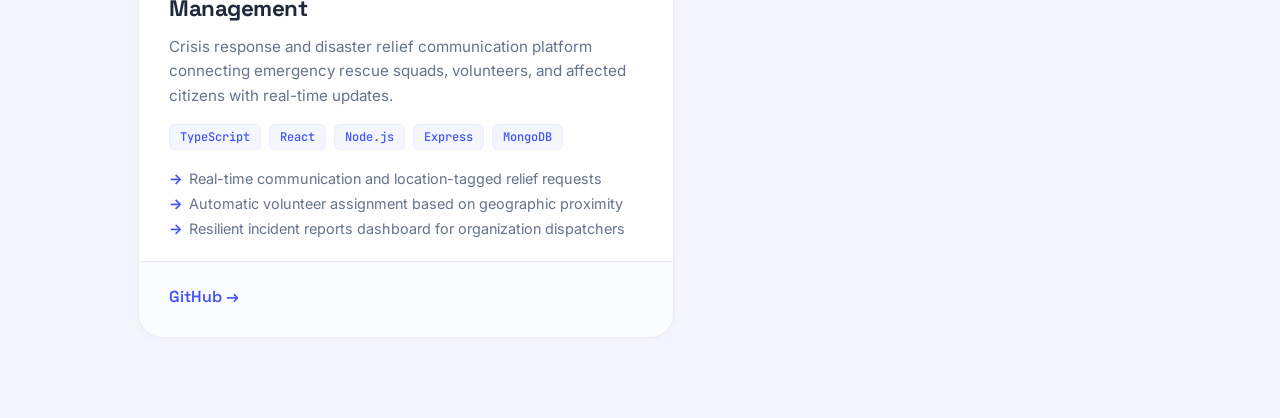
<file: projects.html>
<!DOCTYPE html>
<html lang="en">
<head>
  <meta charset="UTF-8" />
  <meta name="viewport" content="width=device-width, initial-scale=1.0" />
  <title>Tharun R — Portfolio</title>
  <link rel="apple-touch-icon" sizes="180x180" href="img/apple-touch-icon.png" />
  <link rel="icon" type="image/png" sizes="32x32" href="img/favicon-32x32.png" />
  <link rel="icon" type="image/png" sizes="192x192" href="img/favicon-192x192.png" />
  <link rel="shortcut icon" href="img/favicon.ico" />
  <meta name="description" content="Projects by Tharun R — AI, DevOps, AR, ML and Full-Stack." />
  <link rel="preconnect" href="https://fonts.googleapis.com" />
  <link href="https://fonts.googleapis.com/css2?family=Inter:wght@300;400;500;600;700;800;900&family=Space+Grotesk:wght@400;500;600;700&family=JetBrains+Mono:wght@400;500&display=swap" rel="stylesheet" />
  <link rel="stylesheet" href="css/style.css?v=2.0.1" />
  <script>
    // Initialize theme as early as possible to prevent flash of light theme
    const savedTheme = localStorage.getItem('theme');
    if (savedTheme === 'dark') {
      document.documentElement.classList.add('dark-mode');
    }
  </script>
</head>
<body>
  <nav class="sidebar">
    <div class="sidebar-logo"><span class="logo-text">T</span></div>
    <div class="sidebar-links">
      <a href="index.html" class="nav-item" title="Home"><svg viewBox="0 0 24 24" fill="none" stroke="currentColor" stroke-width="2"><path d="M3 9l9-7 9 7v11a2 2 0 0 1-2 2H5a2 2 0 0 1-2-2z"/><polyline points="9 22 9 12 15 12 15 22"/></svg><span class="nav-label">Home</span></a>
      <a href="about.html" class="nav-item" title="About"><svg viewBox="0 0 24 24" fill="none" stroke="currentColor" stroke-width="2"><circle cx="12" cy="8" r="4"/><path d="M20 21a8 8 0 1 0-16 0"/></svg><span class="nav-label">About</span></a>
      <a href="projects.html" class="nav-item active" title="Projects"><svg viewBox="0 0 24 24" fill="none" stroke="currentColor" stroke-width="2"><rect x="2" y="3" width="20" height="14" rx="2"/><path d="M8 21h8M12 17v4"/></svg><span class="nav-label">Projects</span></a>
      <a href="skills.html" class="nav-item" title="Skills"><svg viewBox="0 0 24 24" fill="none" stroke="currentColor" stroke-width="2"><polyline points="22 12 18 12 15 21 9 3 6 12 2 12"/></svg><span class="nav-label">Skills</span></a>
      <a href="experience.html" class="nav-item" title="Experience"><svg viewBox="0 0 24 24" fill="none" stroke="currentColor" stroke-width="2"><rect x="2" y="7" width="20" height="14" rx="2"/><path d="M16 7V5a2 2 0 0 0-2-2h-4a2 2 0 0 0-2 2v2"/></svg><span class="nav-label">Experience</span></a>
      <a href="youtube.html" class="nav-item" id="nav-youtube" title="YouTube">
        <svg viewBox="0 0 24 24" fill="none" stroke="currentColor" stroke-width="2"><path d="M22.54 6.42a2.78 2.78 0 0 0-1.94-2C18.88 4 12 4 12 4s-6.88 0-8.6.46a2.78 2.78 0 0 0-1.94 2A29 29 0 0 0 1 11.75a29 29 0 0 0 .46 5.33A2.78 2.78 0 0 0 3.4 19c1.72.46 8.6.46 8.6.46s6.88 0 8.6-.46a2.78 2.78 0 0 0 1.94-2 29 29 0 0 0 .46-5.25 29 29 0 0 0-.46-5.33z"/><polygon points="9.75 15.02 15.5 11.75 9.75 8.48 9.75 15.02"/></svg>
        <span class="nav-label">YouTube</span>
      </a>
      <a href="contact.html" class="nav-item" title="Contact"><svg viewBox="0 0 24 24" fill="none" stroke="currentColor" stroke-width="2"><path d="M21 15a2 2 0 0 1-2 2H7l-4 4V5a2 2 0 0 1 2-2h14a2 2 0 0 1 2 2z"/></svg><span class="nav-label">Contact</span></a>
    </div>
    <div class="sidebar-bottom">
      <button class="theme-toggle-btn" id="themeToggle" title="Toggle Theme">
        <svg class="sun-icon" viewBox="0 0 24 24" fill="none" stroke="currentColor" stroke-width="2"><circle cx="12" cy="12" r="5"/><line x1="12" y1="1" x2="12" y2="3"/><line x1="12" y1="21" x2="12" y2="23"/><line x1="4.22" y1="4.22" x2="5.64" y2="5.64"/><line x1="18.36" y1="18.36" x2="19.78" y2="19.78"/><line x1="1" y1="12" x2="3" y2="12"/><line x1="21" y1="12" x2="23" y2="12"/><line x1="4.22" y1="19.78" x2="5.64" y2="18.36"/><line x1="18.36" y1="5.64" x2="19.78" y2="4.22"/></svg>
        <svg class="moon-icon" viewBox="0 0 24 24" fill="none" stroke="currentColor" stroke-width="2"><path d="M21 12.79A9 9 0 1 1 11.21 3 7 7 0 0 0 21 12.79z"/></svg>
      </button>
      <a href="https://github.com/sarthar3" target="_blank" class="social-icon" title="GitHub"><svg viewBox="0 0 24 24" fill="currentColor"><path d="M12 0C5.37 0 0 5.37 0 12c0 5.31 3.435 9.795 8.205 11.385.6.105.825-.255.825-.57 0-.285-.015-1.23-.015-2.235-3.015.555-3.795-.735-4.035-1.41-.135-.345-.72-1.41-1.23-1.695-.42-.225-1.02-.78-.015-.795.945-.015 1.62.87 1.845 1.23 1.08 1.815 2.805 1.305 3.495.99.105-.78.42-1.305.765-1.605-2.67-.3-5.46-1.335-5.46-5.925 0-1.305.465-2.385 1.23-3.225-.12-.3-.54-1.53.12-3.18 0 0 1.005-.315 3.3 1.23.96-.27 1.98-.405 3-.405s2.04.135 3 .405c2.295-1.56 3.3-1.23 3.3-1.23.66 1.65.24 2.88.12 3.18.765.84 1.23 1.905 1.23 3.225 0 4.605-2.805 5.625-5.475 5.925.435.375.81 1.095.81 2.22 0 1.605-.015 2.895-.015 3.3 0 .315.225.69.825.57A12.02 12.02 0 0 0 24 12c0-6.63-5.37-12-12-12z"/></svg></a>
      <a href="https://linkedin.com/in/sarvesh-tharun" target="_blank" class="social-icon" title="LinkedIn"><svg viewBox="0 0 24 24" fill="currentColor"><path d="M20.447 20.452h-3.554v-5.569c0-1.328-.027-3.037-1.852-3.037-1.853 0-2.136 1.445-2.136 2.939v5.667H9.351V9h3.414v1.561h.046c.477-.9 1.637-1.85 3.37-1.85 3.601 0 4.267 2.37 4.267 5.455v6.286zM5.337 7.433a2.062 2.062 0 0 1-2.063-2.065 2.064 2.064 0 1 1 2.063 2.065zm1.782 13.019H3.555V9h3.564v11.452zM22.225 0H1.771C.792 0 0 .774 0 1.729v20.542C0 23.227.792 24 1.771 24h20.451C23.2 24 24 23.227 24 22.271V1.729C24 .774 23.2 0 22.222 0h.003z"/></svg></a>
    </div>
  </nav>
  <header class="mobile-header">
    <div class="mobile-logo">Tharun R</div>
    <div class="mobile-actions">
      <button class="theme-toggle-btn mobile-theme-toggle" id="themeToggleMobile" aria-label="Toggle Theme">
        <svg class="sun-icon" viewBox="0 0 24 24" fill="none" stroke="currentColor" stroke-width="2"><circle cx="12" cy="12" r="5"/><line x1="12" y1="1" x2="12" y2="3"/><line x1="12" y1="21" x2="12" y2="23"/><line x1="4.22" y1="4.22" x2="5.64" y2="5.64"/><line x1="18.36" y1="18.36" x2="19.78" y2="19.78"/><line x1="1" y1="12" x2="3" y2="12"/><line x1="21" y1="12" x2="23" y2="12"/><line x1="4.22" y1="19.78" x2="5.64" y2="18.36"/><line x1="18.36" y1="5.64" x2="19.78" y2="4.22"/></svg>
        <svg class="moon-icon" viewBox="0 0 24 24" fill="none" stroke="currentColor" stroke-width="2"><path d="M21 12.79A9 9 0 1 1 11.21 3 7 7 0 0 0 21 12.79z"/></svg>
      </button>
      <button class="hamburger" id="hamburger"><span></span><span></span><span></span></button>
    </div>
  </header>
  <div class="mobile-nav-overlay" id="mobileNavOverlay"><nav class="mobile-nav"><a href="index.html">Home</a><a href="about.html">About</a><a href="projects.html">Projects</a><a href="skills.html">Skills</a><a href="experience.html">Experience</a><a href="youtube.html">YouTube</a><a href="contact.html">Contact</a></nav></div>

  <main class="main-content">
    <section class="page-hero">
      <div class="page-hero-bg"></div>
      <div class="page-hero-content">
        <div class="page-tag animate-fade-up">My Work</div>
        <h1 class="page-title animate-fade-up" style="animation-delay:.1s">Projects</h1>
        <p class="page-subtitle animate-fade-up" style="animation-delay:.2s">End-to-end systems from AI to DevOps to AR</p>
      </div>
    </section>

    <!-- Filter Bar -->
    <section class="filter-section">
      <div class="section-inner">
        <div class="filter-bar">
          <button class="filter-btn active" data-filter="all" id="filter-all">All</button>
          <button class="filter-btn" data-filter="ai" id="filter-ai">AI / ML</button>
          <button class="filter-btn" data-filter="devops" id="filter-devops">DevOps / Cloud</button>
          <button class="filter-btn" data-filter="fullstack" id="filter-fullstack">Full-Stack</button>
          <button class="filter-btn" data-filter="data" id="filter-data">Data</button>
          <button class="filter-btn" data-filter="security" id="filter-security">Security</button>
        </div>
      </div>
    </section>

    <!-- Projects Grid -->
    <section class="projects-grid-section">
      <div class="section-inner">
        <div class="projects-grid" id="projectsGrid">

          <!-- CodeSentinel -->
          <div class="project-card animate-fade-up" data-tags="ai fullstack" id="codesentinel">
            <div class="project-card-header indigo-grad">
              <div class="project-card-icon">
                <svg viewBox="0 0 24 24" fill="none" stroke="currentColor" stroke-width="2"><path d="M12 22s8-4 8-10V5l-8-3-8 3v7c0 6 8 10 8 10z"/></svg>
              </div>
              <div class="project-card-badges">
                <span class="proj-badge">AI Platform</span>
                <span class="proj-badge">Full-Stack</span>
              </div>
            </div>
            <div class="project-card-body">
              <h3>CodeSentinel DP</h3>
              <p>AI-Powered Developer Lifecycle Platform integrating 13 AI-driven features — code analysis, QA generation, CI/CD pipeline correction, incident debugging, and a RAG-based chatbot with voice interaction.</p>
              <div class="project-tech">
                <span>Python</span><span>FastAPI</span><span>React</span><span>ChromaDB</span><span>LangChain</span><span>Groq API</span><span>RAG</span>
              </div>
              <ul class="project-bullets">
                <li>13 integrated AI-driven developer tools in one platform</li>
                <li>RAG-based chatbot with voice interaction — hallucination-free</li>
                <li>Code analysis, QA generation & CI/CD pipeline auto-correction</li>
              </ul>
            </div>
            <div class="project-card-footer">
              <a href="https://github.com/sarthar3/CodeSentinel-DP" target="_blank" class="proj-link" id="proj-codesentinel-gh">GitHub →</a>
            </div>
          </div>

          <!-- NexusGuard-AI -->
          <div class="project-card animate-fade-up" data-tags="ai security" id="nexusguard" style="animation-delay:.1s">
            <div class="project-card-header" style="position:relative;">
              <div style="position:absolute;top:0;left:0;right:0;height:4px;background:linear-gradient(90deg,#ef4444,#dc2626);"></div>
              <div class="project-card-icon" style="background:linear-gradient(135deg,#ef4444,#dc2626);">
                <svg viewBox="0 0 24 24" fill="none" stroke="currentColor" stroke-width="2"><path d="M12 22s8-4 8-10V5l-8-3-8 3v7c0 6 8 10 8 10z"/><path d="M9 12l2 2 4-4"/></svg>
              </div>
              <div class="project-card-badges">
                <span class="proj-badge">AI Security</span>
                <span class="proj-badge">SDN / Network</span>
              </div>
            </div>
            <div class="project-card-body">
              <h3>NexusGuard-AI</h3>
              <p>Autonomous AI-Driven Intrusion Detection and Mitigation System (IDS) for Software-Defined Networks (SDN). Uses ML/DL models to detect network anomalies and automatically respond to threats in real-time.</p>
              <div class="project-tech">
                <span>Python</span><span>Mininet</span><span>Ryu SDN</span><span>Machine Learning</span><span>Deep Learning</span><span>Network Security</span>
              </div>
              <ul class="project-bullets">
                <li>Autonomous threat detection and mitigation in SDN environments</li>
                <li>ML-based anomaly detection with real-time network response</li>
                <li>Mininet + Ryu controller integration for network simulation</li>
              </ul>
            </div>
            <div class="project-card-footer">
              <a href="https://github.com/sarthar3/NexusGuard-AI" target="_blank" class="proj-link" id="proj-nexusguard-gh">GitHub →</a>
            </div>
          </div>

          <!-- CI/CD Pipeline -->
          <div class="project-card animate-fade-up" data-tags="devops" id="cicd" style="animation-delay:.15s">
            <div class="project-card-header cyan-grad">
              <div class="project-card-icon">
                <svg viewBox="0 0 24 24" fill="none" stroke="currentColor" stroke-width="2"><circle cx="12" cy="12" r="3"/><path d="M12 1v4M12 19v4M4.22 4.22l2.83 2.83M16.95 16.95l2.83 2.83M1 12h4M19 12h4M4.22 19.78l2.83-2.83M16.95 7.05l2.83-2.83"/></svg>
              </div>
              <div class="project-card-badges">
                <span class="proj-badge">DevOps</span>
                <span class="proj-badge">Cloud</span>
              </div>
            </div>
            <div class="project-card-body">
              <h3>Cloud DevOps CI/CD Pipeline</h3>
              <p>Fully automated CI/CD pipeline on AWS using GitHub Actions and Jenkins. Infrastructure as Code with Terraform — provisioning VPC, EC2, security groups, and load balancers. Nginx reverse proxy with monitoring.</p>
              <div class="project-tech">
                <span>AWS</span><span>Docker</span><span>Terraform</span><span>GitHub Actions</span><span>Jenkins</span><span>Kubernetes</span><span>Nginx</span><span>Linux</span>
              </div>
              <ul class="project-bullets">
                <li>Reduced manual deployment effort with continuous delivery workflows</li>
                <li>Version-controlled IaC with Terraform for reproducible environments</li>
                <li>Nginx load balancer for multi-tier application routing</li>
              </ul>
            </div>
            <div class="project-card-footer">
              <a href="https://github.com/sarthar3/Cloud-DevOps-CI-CD" target="_blank" class="proj-link" id="proj-cicd-gh">GitHub →</a>
            </div>
          </div>

          <!-- RocDoc -->
          <div class="project-card animate-fade-up" data-tags="ai fullstack" id="rocdoc" style="animation-delay:.2s">
            <div class="project-card-header indigo-grad">
              <div class="project-card-icon">
                <svg viewBox="0 0 24 24" fill="none" stroke="currentColor" stroke-width="2"><path d="M14 2H6a2 2 0 0 0-2 2v16a2 2 0 0 0 2 2h12a2 2 0 0 0 2-2V8z"/><polyline points="14 2 14 8 20 8"/><line x1="16" y1="13" x2="8" y2="13"/><line x1="16" y1="17" x2="8" y2="17"/><polyline points="10 9 9 9 8 9"/></svg>
              </div>
              <div class="project-card-badges">
                <span class="proj-badge">RAG AI</span>
                <span class="proj-badge">AMD Hackathon</span>
              </div>
            </div>
            <div class="project-card-body">
              <h3>RocDoc — Private AI Document Assistant</h3>
              <p>Private AI document assistant built for the AMD x LabLab.ai Hackathon. Upload PDFs, Markdown and text files, ask natural language questions, receive citation-grounded responses with live AMD GPU telemetry.</p>
              <div class="project-tech">
                <span>FastAPI</span><span>Next.js</span><span>ChromaDB</span><span>PyTorch</span><span>Groq API</span><span>RAG</span><span>WebSockets</span>
              </div>
              <ul class="project-bullets">
                <li>Real-time AMD GPU telemetry dashboard via WebSockets</li>
                <li>Ephemeral session management with citation-grounded RAG</li>
                <li>Stable split-stack deployment on Render platform</li>
              </ul>
            </div>
            <div class="project-card-footer">
              <a href="https://github.com/sarthar3/RocDoc" target="_blank" class="proj-link" id="proj-rocdoc-gh">GitHub →</a>
            </div>
          </div>

          <!-- Virtual Try-On -->
          <div class="project-card animate-fade-up" data-tags="fullstack" id="tryon" style="animation-delay:.25s">
            <div class="project-card-header pink-grad">
              <div class="project-card-icon">
                <svg viewBox="0 0 24 24" fill="none" stroke="currentColor" stroke-width="2"><path d="M2 12s3-7 10-7 10 7 10 7-3 7-10 7-10-7-10-7z"/><circle cx="12" cy="12" r="3"/></svg>
              </div>
              <div class="project-card-badges">
                <span class="proj-badge">AR / WebAR</span>
                <span class="proj-badge">Mobile</span>
              </div>
            </div>
            <div class="project-card-body">
              <h3>Virtual Try-On (AR)</h3>
              <p>WebAR application for virtual clothing try-on with photo/video capture and manual clothing adjustment. Converted to Android APK for mobile reach.</p>
              <div class="project-tech">
                <span>JavaScript</span><span>Three.js</span><span>Flask</span><span>WebAR</span><span>Android APK</span>
              </div>
              <ul class="project-bullets">
                <li>Real-time AR clothing overlay using Three.js and WebAR</li>
                <li>Photo/video capture with manual adjustment controls</li>
                <li>Packaged as Android APK for mobile distribution</li>
              </ul>
            </div>
            <div class="project-card-footer">
              <a href="https://github.com/sarthar3/Virtual-Try-On-AR" target="_blank" class="proj-link" id="proj-tryon-gh">GitHub →</a>
            </div>
          </div>

          <!-- NLP-based-Projects -->
          <div class="project-card animate-fade-up" data-tags="ai data" id="nlp-projects" style="animation-delay:.3s">
            <div class="project-card-header orange-grad">
              <div class="project-card-icon">
                <svg viewBox="0 0 24 24" fill="none" stroke="currentColor" stroke-width="2"><path d="M21 15a2 2 0 0 1-2 2H7l-4 4V5a2 2 0 0 1 2-2h14a2 2 0 0 1 2 2z"/></svg>
              </div>
              <div class="project-card-badges">
                <span class="proj-badge">NLP</span>
                <span class="proj-badge">3 Tools</span>
              </div>
            </div>
            <div class="project-card-body">
              <h3>NLP-based Projects (3-in-1)</h3>
              <p>Collection of 3 NLP tools: Medical Notes Classifier (clinical categorization), Financial News Summarizer (market sentiment), and Contract Details Segregator (legal clause extraction).</p>
              <div class="project-tech">
                <span>Python</span><span>NLP</span><span>Transformers</span><span>Scikit-learn</span><span>NLTK</span><span>Hugging Face</span>
              </div>
              <ul class="project-bullets">
                <li>Medical Notes Classifier with multi-label classification</li>
                <li>Financial News Summarizer with sentiment analysis</li>
                <li>Contract Details Segregator for legal document parsing</li>
              </ul>
            </div>
            <div class="project-card-footer">
              <a href="https://github.com/sarthar3/NLP-based-Projects" target="_blank" class="proj-link" id="proj-nlp-gh">GitHub →</a>
            </div>
          </div>

          <!-- Animal Disease Prediction -->
          <div class="project-card animate-fade-up" data-tags="ai" id="animal-disease" style="animation-delay:.35s">
            <div class="project-card-header green-grad">
              <div class="project-card-icon">
                <svg viewBox="0 0 24 24" fill="none" stroke="currentColor" stroke-width="2"><path d="M20.84 4.61a5.5 5.5 0 0 0-7.78 0L12 5.67l-1.06-1.06a5.5 5.5 0 0 0-7.78 7.78l1.06 1.06L12 21.23l7.78-7.78 1.06-1.06a5.5 5.5 0 0 0 0-7.78z"/></svg>
              </div>
              <div class="project-card-badges">
                <span class="proj-badge">ML</span>
                <span class="proj-badge">Flask</span>
              </div>
            </div>
            <div class="project-card-body">
              <h3>Animal Disease Prediction System</h3>
              <p>Flask + Random Forest ML application to predict animal diseases based on symptoms, breed, and animal type. Features an intuitive frontend for data input and result visualization.</p>
              <div class="project-tech">
                <span>Python</span><span>Flask</span><span>Random Forest</span><span>Scikit-learn</span><span>HTML</span><span>CSS</span><span>JavaScript</span>
              </div>
              <ul class="project-bullets">
                <li>Symptom-based disease prediction with Random Forest classifier</li>
                <li>Supports multiple animal types and breeds</li>
                <li>Clean visualization of diagnosis results</li>
              </ul>
            </div>
            <div class="project-card-footer">
              <a href="https://github.com/sarthar3/Animal-Disease-Prediction" target="_blank" class="proj-link" id="proj-animal-gh">GitHub →</a>
            </div>
          </div>

          <!-- Exploratory Data Analytics -->
          <div class="project-card animate-fade-up" data-tags="data" id="eda-tool" style="animation-delay:.4s">
            <div class="project-card-header purple-grad">
              <div class="project-card-icon">
                <svg viewBox="0 0 24 24" fill="none" stroke="currentColor" stroke-width="2"><polyline points="22 12 18 12 15 21 9 3 6 12 2 12"/></svg>
              </div>
              <div class="project-card-badges">
                <span class="proj-badge">Data Science</span>
                <span class="proj-badge">Visualization</span>
              </div>
            </div>
            <div class="project-card-body">
              <h3>Exploratory Data Analytics Tool</h3>
              <p>Data preprocessing and visualization tool with integrated linear and logistic regression visualizations for actionable data insights and analysis.</p>
              <div class="project-tech">
                <span>Python</span><span>Pandas</span><span>NumPy</span><span>Matplotlib</span><span>Scikit-learn</span>
              </div>
              <ul class="project-bullets">
                <li>Automated EDA with statistical summaries</li>
                <li>Regression visualization with Matplotlib</li>
                <li>Modular preprocessing pipeline</li>
              </ul>
            </div>
            <div class="project-card-footer">
              <a href="https://github.com/sarthar3" target="_blank" class="proj-link" id="proj-eda-gh">GitHub →</a>
            </div>
          </div>

          <!-- RocDoc -->
          <div class="project-card animate-fade-up" data-tags="ai fullstack" id="rocdoc" style="animation-delay:.6s">
            <div class="project-card-header indigo-grad">
              <div class="project-card-icon">
                <svg viewBox="0 0 24 24" fill="none" stroke="currentColor" stroke-width="2"><path d="M14 2H6a2 2 0 0 0-2 2v16a2 2 0 0 0 2 2h12a2 2 0 0 0 2-2V8z"/><polyline points="14 2 14 8 20 8"/><line x1="16" y1="13" x2="8" y2="13"/><line x1="16" y1="17" x2="8" y2="17"/><polyline points="10 9 9 9 8 9"/></svg>
              </div>
              <div class="project-card-badges">
                <span class="proj-badge">RAG AI</span>
                <span class="proj-badge">Full-Stack</span>
              </div>
            </div>
            <div class="project-card-body">
              <h3>RocDoc — Private AI Document Assistant</h3>
              <p>Private AI document assistant designed for the AMD Developer Hackathon that enables users to upload PDFs, Markdown, and text files, ask natural language questions, and receive citation-grounded responses.</p>
              <div class="project-tech">
                <span>FastAPI</span><span>Next.js</span><span>ChromaDB</span><span>PyTorch</span><span>Groq API</span><span>RAG</span><span>WebSockets</span>
              </div>
              <ul class="project-bullets">
                <li>Real-time AMD GPU telemetry dashboard via WebSockets</li>
                <li>Ephemeral session management with citation-grounded RAG query filters</li>
                <li>Stable split-stack deployment hosting on Render platform</li>
              </ul>
            </div>
            <div class="project-card-footer">
              <a href="https://github.com/sarthar3/RocDoc" target="_blank" class="proj-link" id="proj-rocdoc-gh">GitHub →</a>
            </div>
          </div>

          <!-- Multi-Cloud-Cost-Hygiene-Automation -->
          <div class="project-card animate-fade-up" data-tags="devops data" id="cloud-hygiene" style="animation-delay:.7s">
            <div class="project-card-header cyan-grad">
              <div class="project-card-icon">
                <svg viewBox="0 0 24 24" fill="none" stroke="currentColor" stroke-width="2"><rect x="2" y="2" width="20" height="8" rx="2" ry="2"/><rect x="2" y="14" width="20" height="8" rx="2" ry="2"/><line x1="6" y1="6" x2="6.01" y2="6"/><line x1="6" y1="18" x2="6.01" y2="18"/></svg>
              </div>
              <div class="project-card-badges">
                <span class="proj-badge">Cloud Cost</span>
                <span class="proj-badge">DevOps</span>
              </div>
            </div>
            <div class="project-card-body">
              <h3>Multi-Cloud Cost Hygiene & Automation</h3>
              <p>DevOps automation engine to provision AWS-like infrastructure locally using Terraform and LocalStack, scanning for wasteful, unattached, or high-cost cloud resources.</p>
              <div class="project-tech">
                <span>Terraform</span><span>LocalStack</span><span>AWS</span><span>Python (Boto3)</span><span>DevOps</span><span>IaC</span>
              </div>
              <ul class="project-bullets">
                <li>Simulated local AWS architecture with LocalStack for offline testing</li>
                <li>Automated resource hygiene audit to identify unattached EBS and idle instances</li>
                <li>CI/CD check automation for pre-deployment cost guardrails</li>
              </ul>
            </div>
            <div class="project-card-footer">
              <a href="https://github.com/sarthar3/Multi-Cloud-Cost-Hygiene-Automation" target="_blank" class="proj-link" id="proj-hygiene-gh">GitHub →</a>
            </div>
          </div>

          <!-- Resqon -->
          <div class="project-card animate-fade-up" data-tags="fullstack" id="resqon" style="animation-delay:.8s">
            <div class="project-card-header pink-grad">
              <div class="project-card-icon">
                <svg viewBox="0 0 24 24" fill="none" stroke="currentColor" stroke-width="2"><path d="M12 22s8-4 8-10V5l-8-3-8 3v7c0 6 8 10 8 10z"/></svg>
              </div>
              <div class="project-card-badges">
                <span class="proj-badge">TypeScript</span>
                <span class="proj-badge">Disaster Response</span>
              </div>
            </div>
            <div class="project-card-body">
              <h3>Resqon — Disaster & Emergency Management</h3>
              <p>Crisis response and disaster relief communication platform connecting emergency rescue squads, volunteers, and affected citizens with real-time updates.</p>
              <div class="project-tech">
                <span>TypeScript</span><span>React</span><span>Node.js</span><span>Express</span><span>MongoDB</span>
              </div>
              <ul class="project-bullets">
                <li>Real-time communication and location-tagged relief requests</li>
                <li>Automatic volunteer assignment based on geographic proximity</li>
                <li>Resilient incident reports dashboard for organization dispatchers</li>
              </ul>
            </div>
            <div class="project-card-footer">
              <a href="https://github.com/sarthar3/Resqon" target="_blank" class="proj-link" id="proj-resqon-gh">GitHub →</a>
            </div>
          </div>

        </div>
      </div>
    </section>
  </main>
  <script src="js/main.js?v=2.0.1"></script>
  <script>
    // Filter logic
    const filterBtns = document.querySelectorAll('.filter-btn');
    const cards = document.querySelectorAll('.project-card');
    filterBtns.forEach(btn => {
      btn.addEventListener('click', () => {
        filterBtns.forEach(b => b.classList.remove('active'));
        btn.classList.add('active');
        const f = btn.dataset.filter;
        cards.forEach(c => {
          const tags = c.dataset.tags || '';
          c.style.display = (f === 'all' || tags.includes(f)) ? '' : 'none';
        });
      });
    });
  </script>
</body>
</html>
</file>
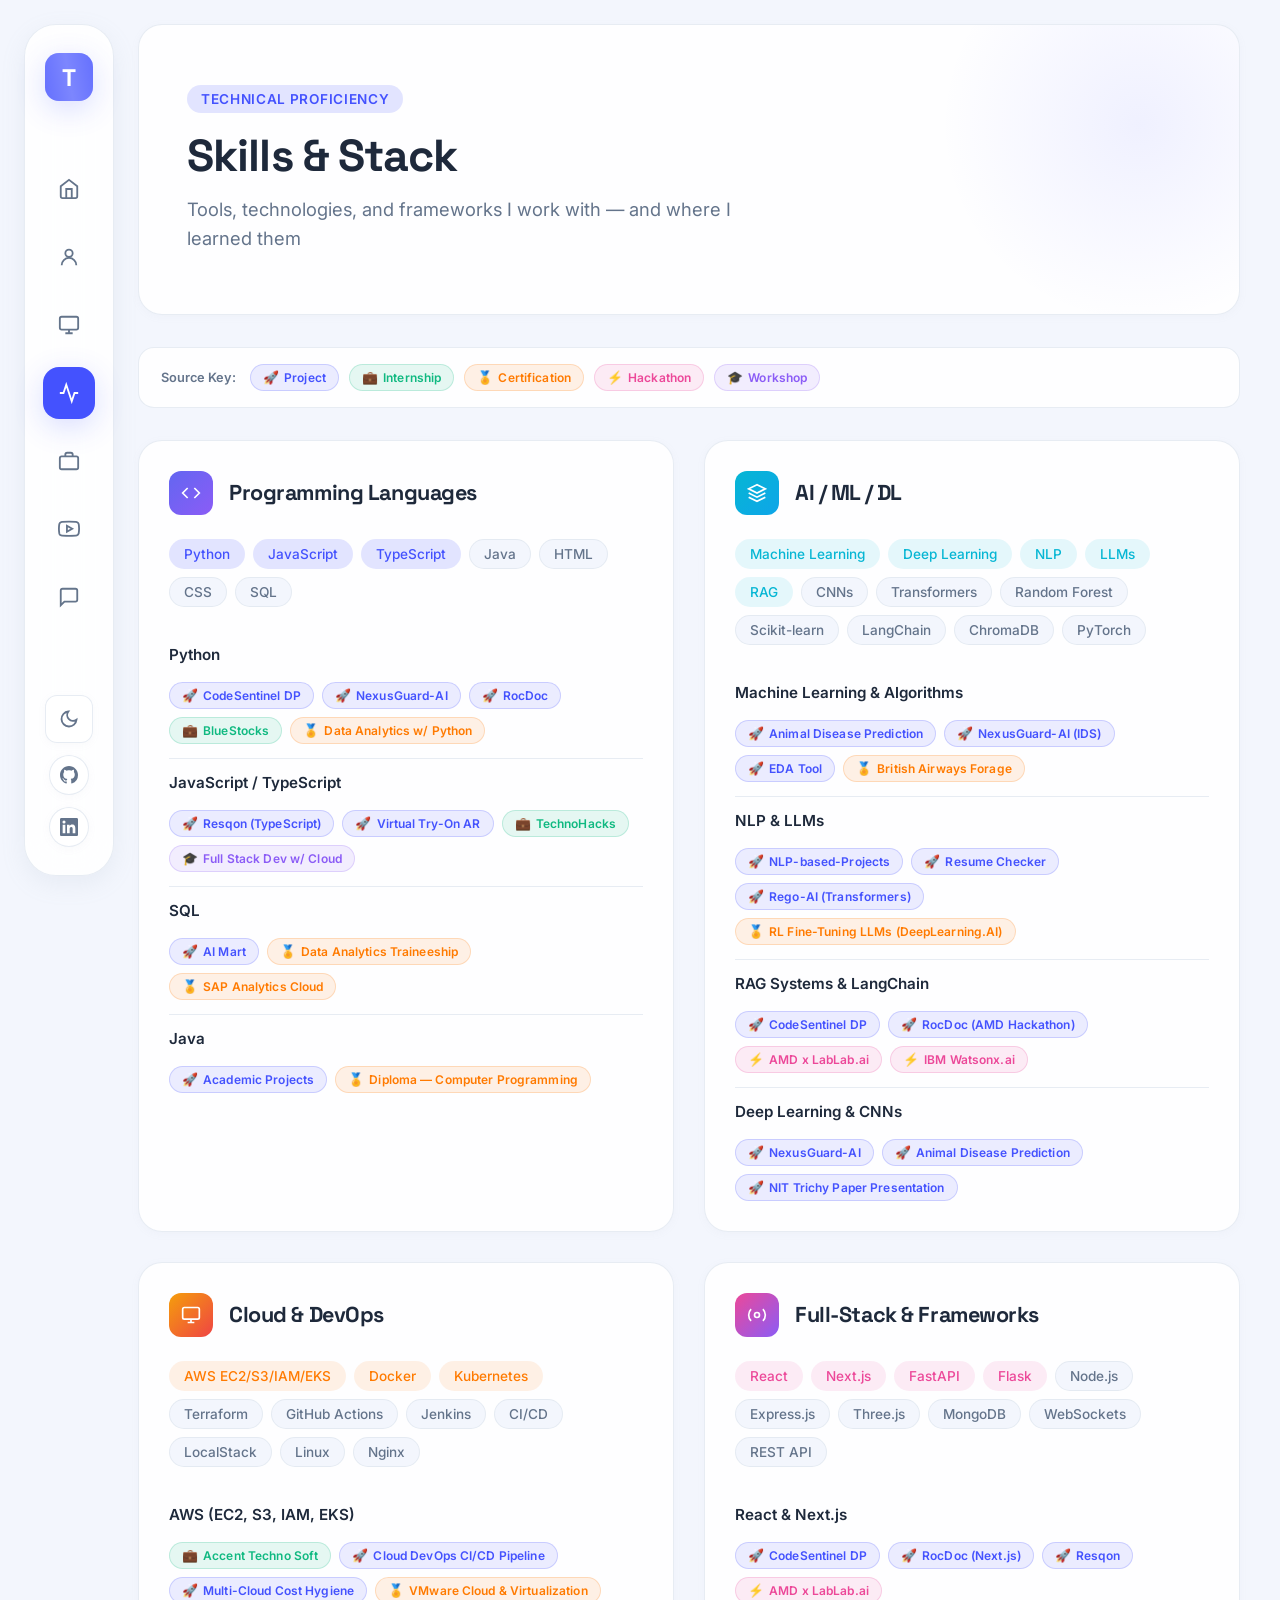
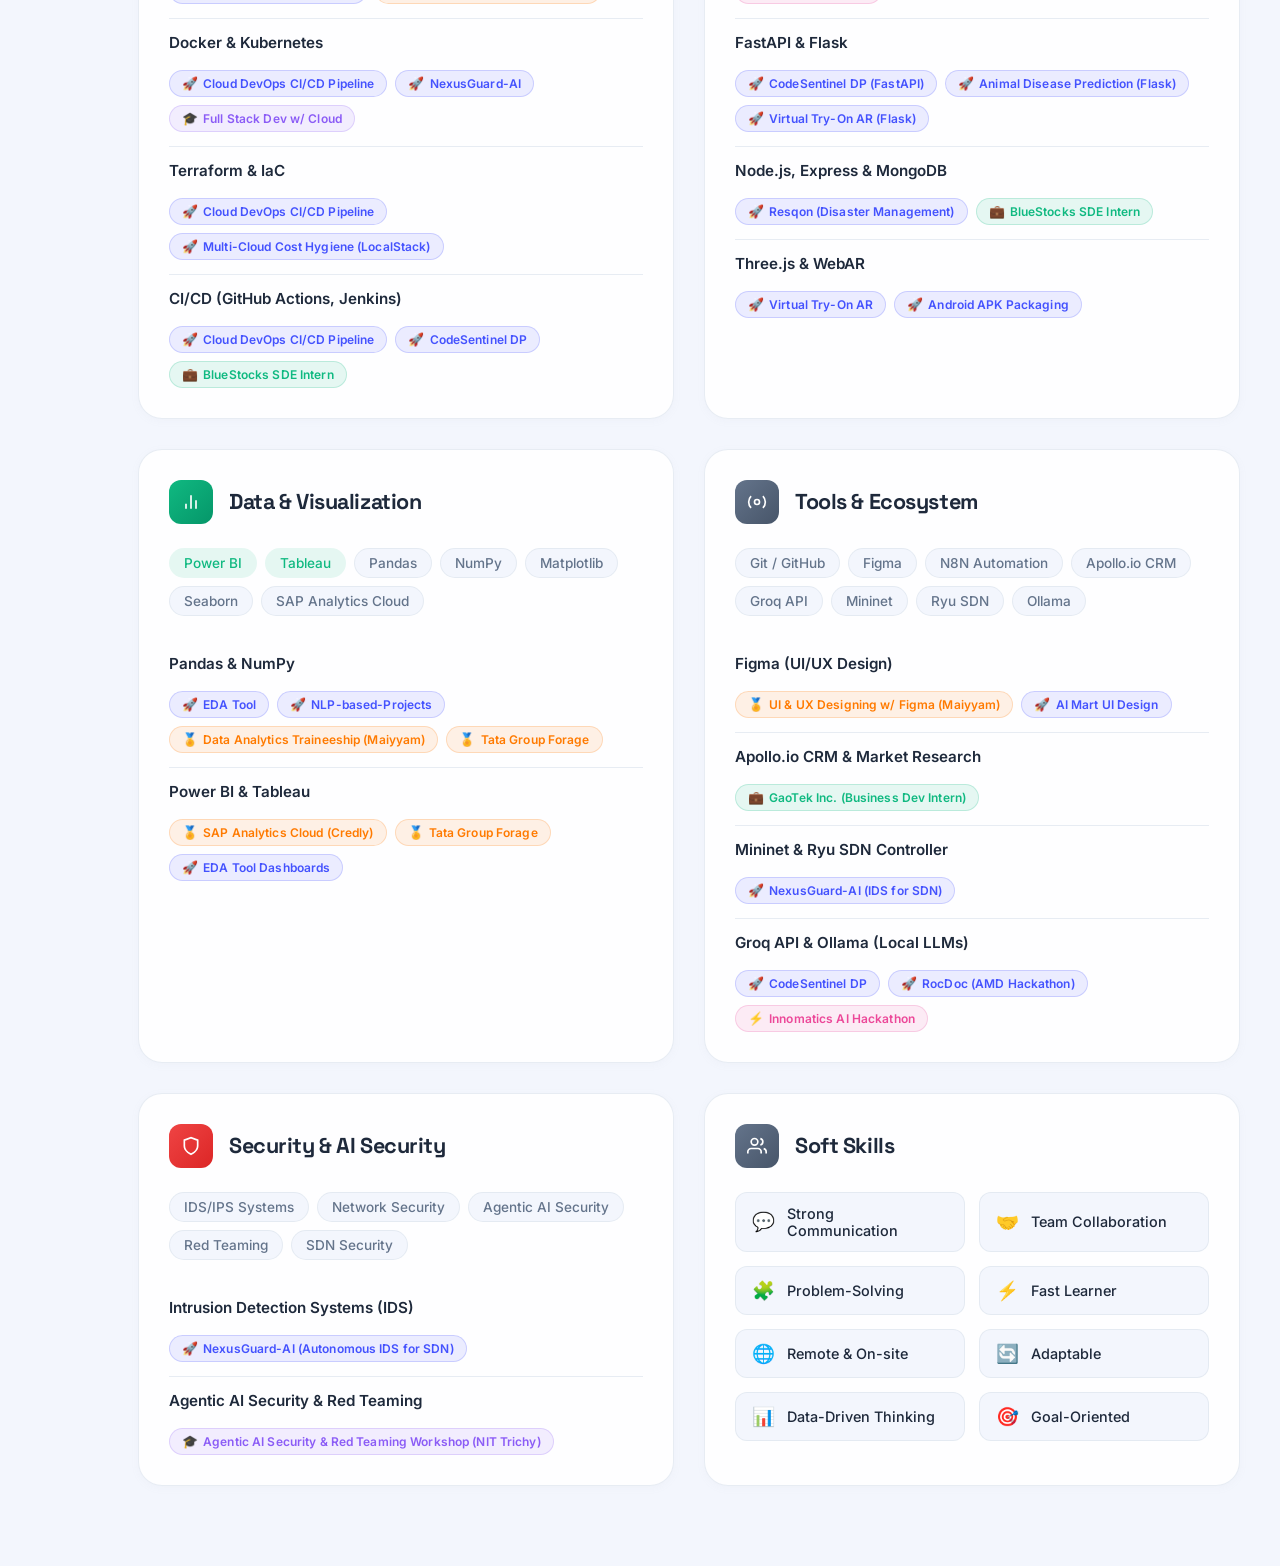
<file: skills.html>
<!DOCTYPE html>
<html lang="en">
<head>
  <meta charset="UTF-8" /><meta name="viewport" content="width=device-width, initial-scale=1.0" />
  <title>Tharun R — Skills & Stack</title>
  <link rel="apple-touch-icon" sizes="180x180" href="img/apple-touch-icon.png" />
  <link rel="icon" type="image/png" sizes="32x32" href="img/favicon-32x32.png" />
  <link rel="icon" type="image/png" sizes="192x192" href="img/favicon-192x192.png" />
  <link rel="shortcut icon" href="img/favicon.ico" />
  <meta name="description" content="Technical skills of Tharun R — AI/ML, Cloud, DevOps, Full-Stack, and where each skill was acquired." />
  <link rel="preconnect" href="https://fonts.googleapis.com" />
  <link href="https://fonts.googleapis.com/css2?family=Inter:wght@300;400;500;600;700;800;900&family=Space+Grotesk:wght@400;500;600;700&family=JetBrains+Mono:wght@400;500&display=swap" rel="stylesheet" />
  <link rel="stylesheet" href="css/style.css?v=2.1.0" />
  <script>
    const savedTheme = localStorage.getItem('theme');
    if (savedTheme === 'dark') { document.documentElement.classList.add('dark-mode'); }
  </script>
</head>
<body>
  <nav class="sidebar">
    <div class="sidebar-logo"><span class="logo-text">T</span></div>
    <div class="sidebar-links">
      <a href="index.html" class="nav-item" title="Home"><svg viewBox="0 0 24 24" fill="none" stroke="currentColor" stroke-width="2"><path d="M3 9l9-7 9 7v11a2 2 0 0 1-2 2H5a2 2 0 0 1-2-2z"/><polyline points="9 22 9 12 15 12 15 22"/></svg><span class="nav-label">Home</span></a>
      <a href="about.html" class="nav-item" title="About"><svg viewBox="0 0 24 24" fill="none" stroke="currentColor" stroke-width="2"><circle cx="12" cy="8" r="4"/><path d="M20 21a8 8 0 1 0-16 0"/></svg><span class="nav-label">About</span></a>
      <a href="projects.html" class="nav-item" title="Projects"><svg viewBox="0 0 24 24" fill="none" stroke="currentColor" stroke-width="2"><rect x="2" y="3" width="20" height="14" rx="2"/><path d="M8 21h8M12 17v4"/></svg><span class="nav-label">Projects</span></a>
      <a href="skills.html" class="nav-item active" title="Skills"><svg viewBox="0 0 24 24" fill="none" stroke="currentColor" stroke-width="2"><polyline points="22 12 18 12 15 21 9 3 6 12 2 12"/></svg><span class="nav-label">Skills</span></a>
      <a href="experience.html" class="nav-item" title="Experience"><svg viewBox="0 0 24 24" fill="none" stroke="currentColor" stroke-width="2"><rect x="2" y="7" width="20" height="14" rx="2"/><path d="M16 7V5a2 2 0 0 0-2-2h-4a2 2 0 0 0-2 2v2"/></svg><span class="nav-label">Experience</span></a>
      <a href="youtube.html" class="nav-item" id="nav-youtube" title="YouTube">
        <svg viewBox="0 0 24 24" fill="none" stroke="currentColor" stroke-width="2"><path d="M22.54 6.42a2.78 2.78 0 0 0-1.94-2C18.88 4 12 4 12 4s-6.88 0-8.6.46a2.78 2.78 0 0 0-1.94 2A29 29 0 0 0 1 11.75a29 29 0 0 0 .46 5.33A2.78 2.78 0 0 0 3.4 19c1.72.46 8.6.46 8.6.46s6.88 0 8.6-.46a2.78 2.78 0 0 0 1.94-2 29 29 0 0 0 .46-5.25 29 29 0 0 0-.46-5.33z"/><polygon points="9.75 15.02 15.5 11.75 9.75 8.48 9.75 15.02"/></svg>
        <span class="nav-label">YouTube</span>
      </a>
      <a href="contact.html" class="nav-item" title="Contact"><svg viewBox="0 0 24 24" fill="none" stroke="currentColor" stroke-width="2"><path d="M21 15a2 2 0 0 1-2 2H7l-4 4V5a2 2 0 0 1 2-2h14a2 2 0 0 1 2 2z"/></svg><span class="nav-label">Contact</span></a>
    </div>
    <div class="sidebar-bottom">
      <button class="theme-toggle-btn" id="themeToggle" title="Toggle Theme">
        <svg class="sun-icon" viewBox="0 0 24 24" fill="none" stroke="currentColor" stroke-width="2"><circle cx="12" cy="12" r="5"/><line x1="12" y1="1" x2="12" y2="3"/><line x1="12" y1="21" x2="12" y2="23"/><line x1="4.22" y1="4.22" x2="5.64" y2="5.64"/><line x1="18.36" y1="18.36" x2="19.78" y2="19.78"/><line x1="1" y1="12" x2="3" y2="12"/><line x1="21" y1="12" x2="23" y2="12"/><line x1="4.22" y1="19.78" x2="5.64" y2="18.36"/><line x1="18.36" y1="5.64" x2="19.78" y2="4.22"/></svg>
        <svg class="moon-icon" viewBox="0 0 24 24" fill="none" stroke="currentColor" stroke-width="2"><path d="M21 12.79A9 9 0 1 1 11.21 3 7 7 0 0 0 21 12.79z"/></svg>
      </button>
      <a href="https://github.com/sarthar3" target="_blank" class="social-icon" title="GitHub"><svg viewBox="0 0 24 24" fill="currentColor"><path d="M12 0C5.37 0 0 5.37 0 12c0 5.31 3.435 9.795 8.205 11.385.6.105.825-.255.825-.57 0-.285-.015-1.23-.015-2.235-3.015.555-3.795-.735-4.035-1.41-.135-.345-.72-1.41-1.23-1.695-.42-.225-1.02-.78-.015-.795.945-.015 1.62.87 1.845 1.23 1.08 1.815 2.805 1.305 3.495.99.105-.78.42-1.305.765-1.605-2.67-.3-5.46-1.335-5.46-5.925 0-1.305.465-2.385 1.23-3.225-.12-.3-.54-1.53.12-3.18 0 0 1.005-.315 3.3 1.23.96-.27 1.98-.405 3-.405s2.04.135 3 .405c2.295-1.56 3.3-1.23 3.3-1.23.66 1.65.24 2.88.12 3.18.765.84 1.23 1.905 1.23 3.225 0 4.605-2.805 5.625-5.475 5.925.435.375.81 1.095.81 2.22 0 1.605-.015 2.895-.015 3.3 0 .315.225.69.825.57A12.02 12.02 0 0 0 24 12c0-6.63-5.37-12-12-12z"/></svg></a>
      <a href="https://linkedin.com/in/sarvesh-tharun" target="_blank" class="social-icon" title="LinkedIn"><svg viewBox="0 0 24 24" fill="currentColor"><path d="M20.447 20.452h-3.554v-5.569c0-1.328-.027-3.037-1.852-3.037-1.853 0-2.136 1.445-2.136 2.939v5.667H9.351V9h3.414v1.561h.046c.477-.9 1.637-1.85 3.37-1.85 3.601 0 4.267 2.37 4.267 5.455v6.286zM5.337 7.433a2.062 2.062 0 0 1-2.063-2.065 2.064 2.064 0 1 1 2.063 2.065zm1.782 13.019H3.555V9h3.564v11.452zM22.225 0H1.771C.792 0 0 .774 0 1.729v20.542C0 23.227.792 24 1.771 24h20.451C23.2 24 24 23.227 24 22.271V1.729C24 .774 23.2 0 22.222 0h.003z"/></svg></a>
    </div>
  </nav>

  <header class="mobile-header">
    <div class="mobile-logo">Tharun R</div>
    <div class="mobile-actions">
      <button class="theme-toggle-btn mobile-theme-toggle" id="themeToggleMobile" aria-label="Toggle Theme">
        <svg class="sun-icon" viewBox="0 0 24 24" fill="none" stroke="currentColor" stroke-width="2"><circle cx="12" cy="12" r="5"/><line x1="12" y1="1" x2="12" y2="3"/><line x1="12" y1="21" x2="12" y2="23"/><line x1="4.22" y1="4.22" x2="5.64" y2="5.64"/><line x1="18.36" y1="18.36" x2="19.78" y2="19.78"/><line x1="1" y1="12" x2="3" y2="12"/><line x1="21" y1="12" x2="23" y2="12"/><line x1="4.22" y1="19.78" x2="5.64" y2="18.36"/><line x1="18.36" y1="5.64" x2="19.78" y2="4.22"/></svg>
        <svg class="moon-icon" viewBox="0 0 24 24" fill="none" stroke="currentColor" stroke-width="2"><path d="M21 12.79A9 9 0 1 1 11.21 3 7 7 0 0 0 21 12.79z"/></svg>
      </button>
      <button class="hamburger" id="hamburger"><span></span><span></span><span></span></button>
    </div>
  </header>
  <div class="mobile-nav-overlay" id="mobileNavOverlay"><nav class="mobile-nav"><a href="index.html">Home</a><a href="about.html">About</a><a href="projects.html">Projects</a><a href="skills.html">Skills</a><a href="experience.html">Experience</a><a href="youtube.html">YouTube</a><a href="contact.html">Contact</a></nav></div>

  <main class="main-content">
    <section class="page-hero">
      <div class="page-hero-bg"></div>
      <div class="page-hero-content">
        <div class="page-tag animate-fade-up">Technical Proficiency</div>
        <h1 class="page-title animate-fade-up" style="animation-delay:.1s">Skills & Stack</h1>
        <p class="page-subtitle animate-fade-up" style="animation-delay:.2s">Tools, technologies, and frameworks I work with — and where I learned them</p>
      </div>
    </section>

    <!-- Legend -->
    <section style="padding-bottom: 0;">
      <div class="section-inner">
        <div style="display:flex;flex-wrap:wrap;gap:10px;align-items:center;background:var(--surface-card);border:1px solid var(--border-color);border-radius:var(--radius-md);padding:16px 22px;">
          <span style="font-size:0.8rem;font-weight:600;color:var(--text-muted);margin-right:4px;">Source Key:</span>
          <span class="skill-source-tag project"><span class="tag-icon">🚀</span> Project</span>
          <span class="skill-source-tag internship"><span class="tag-icon">💼</span> Internship</span>
          <span class="skill-source-tag certification"><span class="tag-icon">🏅</span> Certification</span>
          <span class="skill-source-tag hackathon"><span class="tag-icon">⚡</span> Hackathon</span>
          <span class="skill-source-tag workshop"><span class="tag-icon">🎓</span> Workshop</span>
        </div>
      </div>
    </section>

    <section class="skills-section">
      <div class="section-inner">
        <div class="skills-categories">

          <!-- Programming Languages -->
          <div class="skill-cat animate-fade-up">
            <div class="skill-cat-header">
              <div class="skill-cat-icon" style="background:linear-gradient(135deg,#6366f1,#8b5cf6)">
                <svg viewBox="0 0 24 24" fill="none" stroke="currentColor" stroke-width="2"><polyline points="16 18 22 12 16 6"/><polyline points="8 6 2 12 8 18"/></svg>
              </div>
              <h2>Programming Languages</h2>
            </div>
            <div class="skill-tags">
              <span class="skill-tag primary">Python</span>
              <span class="skill-tag primary">JavaScript</span>
              <span class="skill-tag primary">TypeScript</span>
              <span class="skill-tag">Java</span>
              <span class="skill-tag">HTML</span>
              <span class="skill-tag">CSS</span>
              <span class="skill-tag">SQL</span>
            </div>
            <div class="skill-items">
              <div class="skill-item">
                <div class="skill-item-left">
                  <span class="skill-item-name">Python</span>
                  <div class="skill-sources">
                    <span class="skill-source-tag project"><span class="tag-icon">🚀</span> CodeSentinel DP</span>
                    <span class="skill-source-tag project"><span class="tag-icon">🚀</span> NexusGuard-AI</span>
                    <span class="skill-source-tag project"><span class="tag-icon">🚀</span> RocDoc</span>
                    <span class="skill-source-tag internship"><span class="tag-icon">💼</span> BlueStocks</span>
                    <span class="skill-source-tag certification"><span class="tag-icon">🏅</span> Data Analytics w/ Python</span>
                  </div>
                </div>
              </div>
              <div class="skill-item">
                <div class="skill-item-left">
                  <span class="skill-item-name">JavaScript / TypeScript</span>
                  <div class="skill-sources">
                    <span class="skill-source-tag project"><span class="tag-icon">🚀</span> Resqon (TypeScript)</span>
                    <span class="skill-source-tag project"><span class="tag-icon">🚀</span> Virtual Try-On AR</span>
                    <span class="skill-source-tag internship"><span class="tag-icon">💼</span> TechnoHacks</span>
                    <span class="skill-source-tag workshop"><span class="tag-icon">🎓</span> Full Stack Dev w/ Cloud</span>
                  </div>
                </div>
              </div>
              <div class="skill-item">
                <div class="skill-item-left">
                  <span class="skill-item-name">SQL</span>
                  <div class="skill-sources">
                    <span class="skill-source-tag project"><span class="tag-icon">🚀</span> AI Mart</span>
                    <span class="skill-source-tag certification"><span class="tag-icon">🏅</span> Data Analytics Traineeship</span>
                    <span class="skill-source-tag certification"><span class="tag-icon">🏅</span> SAP Analytics Cloud</span>
                  </div>
                </div>
              </div>
              <div class="skill-item">
                <div class="skill-item-left">
                  <span class="skill-item-name">Java</span>
                  <div class="skill-sources">
                    <span class="skill-source-tag project"><span class="tag-icon">🚀</span> Academic Projects</span>
                    <span class="skill-source-tag certification"><span class="tag-icon">🏅</span> Diploma — Computer Programming</span>
                  </div>
                </div>
              </div>
            </div>
          </div>

          <!-- AI / ML / DL -->
          <div class="skill-cat animate-fade-up" style="animation-delay:.1s">
            <div class="skill-cat-header">
              <div class="skill-cat-icon" style="background:linear-gradient(135deg,#06b6d4,#0ea5e9)">
                <svg viewBox="0 0 24 24" fill="none" stroke="currentColor" stroke-width="2"><path d="M12 2L2 7l10 5 10-5-10-5z"/><path d="M2 17l10 5 10-5"/><path d="M2 12l10 5 10-5"/></svg>
              </div>
              <h2>AI / ML / DL</h2>
            </div>
            <div class="skill-tags">
              <span class="skill-tag cyan">Machine Learning</span>
              <span class="skill-tag cyan">Deep Learning</span>
              <span class="skill-tag cyan">NLP</span>
              <span class="skill-tag cyan">LLMs</span>
              <span class="skill-tag cyan">RAG</span>
              <span class="skill-tag">CNNs</span>
              <span class="skill-tag">Transformers</span>
              <span class="skill-tag">Random Forest</span>
              <span class="skill-tag">Scikit-learn</span>
              <span class="skill-tag">LangChain</span>
              <span class="skill-tag">ChromaDB</span>
              <span class="skill-tag">PyTorch</span>
            </div>
            <div class="skill-items">
              <div class="skill-item">
                <div class="skill-item-left">
                  <span class="skill-item-name">Machine Learning & Algorithms</span>
                  <div class="skill-sources">
                    <span class="skill-source-tag project"><span class="tag-icon">🚀</span> Animal Disease Prediction</span>
                    <span class="skill-source-tag project"><span class="tag-icon">🚀</span> NexusGuard-AI (IDS)</span>
                    <span class="skill-source-tag project"><span class="tag-icon">🚀</span> EDA Tool</span>
                    <span class="skill-source-tag certification"><span class="tag-icon">🏅</span> British Airways Forage</span>
                  </div>
                </div>
              </div>
              <div class="skill-item">
                <div class="skill-item-left">
                  <span class="skill-item-name">NLP & LLMs</span>
                  <div class="skill-sources">
                    <span class="skill-source-tag project"><span class="tag-icon">🚀</span> NLP-based-Projects</span>
                    <span class="skill-source-tag project"><span class="tag-icon">🚀</span> Resume Checker</span>
                    <span class="skill-source-tag project"><span class="tag-icon">🚀</span> Rego-AI (Transformers)</span>
                    <span class="skill-source-tag certification"><span class="tag-icon">🏅</span> RL Fine-Tuning LLMs (DeepLearning.AI)</span>
                  </div>
                </div>
              </div>
              <div class="skill-item">
                <div class="skill-item-left">
                  <span class="skill-item-name">RAG Systems & LangChain</span>
                  <div class="skill-sources">
                    <span class="skill-source-tag project"><span class="tag-icon">🚀</span> CodeSentinel DP</span>
                    <span class="skill-source-tag project"><span class="tag-icon">🚀</span> RocDoc (AMD Hackathon)</span>
                    <span class="skill-source-tag hackathon"><span class="tag-icon">⚡</span> AMD x LabLab.ai</span>
                    <span class="skill-source-tag hackathon"><span class="tag-icon">⚡</span> IBM Watsonx.ai</span>
                  </div>
                </div>
              </div>
              <div class="skill-item">
                <div class="skill-item-left">
                  <span class="skill-item-name">Deep Learning & CNNs</span>
                  <div class="skill-sources">
                    <span class="skill-source-tag project"><span class="tag-icon">🚀</span> NexusGuard-AI</span>
                    <span class="skill-source-tag project"><span class="tag-icon">🚀</span> Animal Disease Prediction</span>
                    <span class="skill-source-tag project"><span class="tag-icon">🚀</span> NIT Trichy Paper Presentation</span>
                  </div>
                </div>
              </div>
            </div>
          </div>

          <!-- Cloud & DevOps -->
          <div class="skill-cat animate-fade-up" style="animation-delay:.2s">
            <div class="skill-cat-header">
              <div class="skill-cat-icon" style="background:linear-gradient(135deg,#f59e0b,#ef4444)">
                <svg viewBox="0 0 24 24" fill="none" stroke="currentColor" stroke-width="2"><rect x="2" y="3" width="20" height="14" rx="2"/><path d="M8 21h8M12 17v4"/></svg>
              </div>
              <h2>Cloud & DevOps</h2>
            </div>
            <div class="skill-tags">
              <span class="skill-tag orange">AWS EC2/S3/IAM/EKS</span>
              <span class="skill-tag orange">Docker</span>
              <span class="skill-tag orange">Kubernetes</span>
              <span class="skill-tag">Terraform</span>
              <span class="skill-tag">GitHub Actions</span>
              <span class="skill-tag">Jenkins</span>
              <span class="skill-tag">CI/CD</span>
              <span class="skill-tag">LocalStack</span>
              <span class="skill-tag">Linux</span>
              <span class="skill-tag">Nginx</span>
            </div>
            <div class="skill-items">
              <div class="skill-item">
                <div class="skill-item-left">
                  <span class="skill-item-name">AWS (EC2, S3, IAM, EKS)</span>
                  <div class="skill-sources">
                    <span class="skill-source-tag internship"><span class="tag-icon">💼</span> Accent Techno Soft</span>
                    <span class="skill-source-tag project"><span class="tag-icon">🚀</span> Cloud DevOps CI/CD Pipeline</span>
                    <span class="skill-source-tag project"><span class="tag-icon">🚀</span> Multi-Cloud Cost Hygiene</span>
                    <span class="skill-source-tag certification"><span class="tag-icon">🏅</span> VMware Cloud & Virtualization</span>
                  </div>
                </div>
              </div>
              <div class="skill-item">
                <div class="skill-item-left">
                  <span class="skill-item-name">Docker & Kubernetes</span>
                  <div class="skill-sources">
                    <span class="skill-source-tag project"><span class="tag-icon">🚀</span> Cloud DevOps CI/CD Pipeline</span>
                    <span class="skill-source-tag project"><span class="tag-icon">🚀</span> NexusGuard-AI</span>
                    <span class="skill-source-tag workshop"><span class="tag-icon">🎓</span> Full Stack Dev w/ Cloud</span>
                  </div>
                </div>
              </div>
              <div class="skill-item">
                <div class="skill-item-left">
                  <span class="skill-item-name">Terraform & IaC</span>
                  <div class="skill-sources">
                    <span class="skill-source-tag project"><span class="tag-icon">🚀</span> Cloud DevOps CI/CD Pipeline</span>
                    <span class="skill-source-tag project"><span class="tag-icon">🚀</span> Multi-Cloud Cost Hygiene (LocalStack)</span>
                  </div>
                </div>
              </div>
              <div class="skill-item">
                <div class="skill-item-left">
                  <span class="skill-item-name">CI/CD (GitHub Actions, Jenkins)</span>
                  <div class="skill-sources">
                    <span class="skill-source-tag project"><span class="tag-icon">🚀</span> Cloud DevOps CI/CD Pipeline</span>
                    <span class="skill-source-tag project"><span class="tag-icon">🚀</span> CodeSentinel DP</span>
                    <span class="skill-source-tag internship"><span class="tag-icon">💼</span> BlueStocks SDE Intern</span>
                  </div>
                </div>
              </div>
            </div>
          </div>

          <!-- Full-Stack & Frameworks -->
          <div class="skill-cat animate-fade-up" style="animation-delay:.3s">
            <div class="skill-cat-header">
              <div class="skill-cat-icon" style="background:linear-gradient(135deg,#ec4899,#8b5cf6)">
                <svg viewBox="0 0 24 24" fill="none" stroke="currentColor" stroke-width="2"><circle cx="12" cy="12" r="3"/><path d="M19.07 4.93a10 10 0 0 1 0 14.14M4.93 4.93a10 10 0 0 0 0 14.14"/></svg>
              </div>
              <h2>Full-Stack & Frameworks</h2>
            </div>
            <div class="skill-tags">
              <span class="skill-tag pink">React</span>
              <span class="skill-tag pink">Next.js</span>
              <span class="skill-tag pink">FastAPI</span>
              <span class="skill-tag pink">Flask</span>
              <span class="skill-tag">Node.js</span>
              <span class="skill-tag">Express.js</span>
              <span class="skill-tag">Three.js</span>
              <span class="skill-tag">MongoDB</span>
              <span class="skill-tag">WebSockets</span>
              <span class="skill-tag">REST API</span>
            </div>
            <div class="skill-items">
              <div class="skill-item">
                <div class="skill-item-left">
                  <span class="skill-item-name">React & Next.js</span>
                  <div class="skill-sources">
                    <span class="skill-source-tag project"><span class="tag-icon">🚀</span> CodeSentinel DP</span>
                    <span class="skill-source-tag project"><span class="tag-icon">🚀</span> RocDoc (Next.js)</span>
                    <span class="skill-source-tag project"><span class="tag-icon">🚀</span> Resqon</span>
                    <span class="skill-source-tag hackathon"><span class="tag-icon">⚡</span> AMD x LabLab.ai</span>
                  </div>
                </div>
              </div>
              <div class="skill-item">
                <div class="skill-item-left">
                  <span class="skill-item-name">FastAPI & Flask</span>
                  <div class="skill-sources">
                    <span class="skill-source-tag project"><span class="tag-icon">🚀</span> CodeSentinel DP (FastAPI)</span>
                    <span class="skill-source-tag project"><span class="tag-icon">🚀</span> Animal Disease Prediction (Flask)</span>
                    <span class="skill-source-tag project"><span class="tag-icon">🚀</span> Virtual Try-On AR (Flask)</span>
                  </div>
                </div>
              </div>
              <div class="skill-item">
                <div class="skill-item-left">
                  <span class="skill-item-name">Node.js, Express & MongoDB</span>
                  <div class="skill-sources">
                    <span class="skill-source-tag project"><span class="tag-icon">🚀</span> Resqon (Disaster Management)</span>
                    <span class="skill-source-tag internship"><span class="tag-icon">💼</span> BlueStocks SDE Intern</span>
                  </div>
                </div>
              </div>
              <div class="skill-item">
                <div class="skill-item-left">
                  <span class="skill-item-name">Three.js & WebAR</span>
                  <div class="skill-sources">
                    <span class="skill-source-tag project"><span class="tag-icon">🚀</span> Virtual Try-On AR</span>
                    <span class="skill-source-tag project"><span class="tag-icon">🚀</span> Android APK Packaging</span>
                  </div>
                </div>
              </div>
            </div>
          </div>

          <!-- Data Science & Analytics -->
          <div class="skill-cat animate-fade-up" style="animation-delay:.4s">
            <div class="skill-cat-header">
              <div class="skill-cat-icon" style="background:linear-gradient(135deg,#10b981,#059669)">
                <svg viewBox="0 0 24 24" fill="none" stroke="currentColor" stroke-width="2"><line x1="18" y1="20" x2="18" y2="10"/><line x1="12" y1="20" x2="12" y2="4"/><line x1="6" y1="20" x2="6" y2="14"/></svg>
              </div>
              <h2>Data & Visualization</h2>
            </div>
            <div class="skill-tags">
              <span class="skill-tag green">Power BI</span>
              <span class="skill-tag green">Tableau</span>
              <span class="skill-tag">Pandas</span>
              <span class="skill-tag">NumPy</span>
              <span class="skill-tag">Matplotlib</span>
              <span class="skill-tag">Seaborn</span>
              <span class="skill-tag">SAP Analytics Cloud</span>
            </div>
            <div class="skill-items">
              <div class="skill-item">
                <div class="skill-item-left">
                  <span class="skill-item-name">Pandas & NumPy</span>
                  <div class="skill-sources">
                    <span class="skill-source-tag project"><span class="tag-icon">🚀</span> EDA Tool</span>
                    <span class="skill-source-tag project"><span class="tag-icon">🚀</span> NLP-based-Projects</span>
                    <span class="skill-source-tag certification"><span class="tag-icon">🏅</span> Data Analytics Traineeship (Maiyyam)</span>
                    <span class="skill-source-tag certification"><span class="tag-icon">🏅</span> Tata Group Forage</span>
                  </div>
                </div>
              </div>
              <div class="skill-item">
                <div class="skill-item-left">
                  <span class="skill-item-name">Power BI & Tableau</span>
                  <div class="skill-sources">
                    <span class="skill-source-tag certification"><span class="tag-icon">🏅</span> SAP Analytics Cloud (Credly)</span>
                    <span class="skill-source-tag certification"><span class="tag-icon">🏅</span> Tata Group Forage</span>
                    <span class="skill-source-tag project"><span class="tag-icon">🚀</span> EDA Tool Dashboards</span>
                  </div>
                </div>
              </div>
            </div>
          </div>

          <!-- Tools & Ecosystem -->
          <div class="skill-cat animate-fade-up" style="animation-delay:.5s">
            <div class="skill-cat-header">
              <div class="skill-cat-icon" style="background:linear-gradient(135deg,#64748b,#475569)">
                <svg viewBox="0 0 24 24" fill="none" stroke="currentColor" stroke-width="2"><circle cx="12" cy="12" r="3"/><path d="M19.07 4.93a10 10 0 0 1 0 14.14M4.93 4.93a10 10 0 0 0 0 14.14"/></svg>
              </div>
              <h2>Tools & Ecosystem</h2>
            </div>
            <div class="skill-tags">
              <span class="skill-tag">Git / GitHub</span>
              <span class="skill-tag">Figma</span>
              <span class="skill-tag">N8N Automation</span>
              <span class="skill-tag">Apollo.io CRM</span>
              <span class="skill-tag">Groq API</span>
              <span class="skill-tag">Mininet</span>
              <span class="skill-tag">Ryu SDN</span>
              <span class="skill-tag">Ollama</span>
            </div>
            <div class="skill-items">
              <div class="skill-item">
                <div class="skill-item-left">
                  <span class="skill-item-name">Figma (UI/UX Design)</span>
                  <div class="skill-sources">
                    <span class="skill-source-tag certification"><span class="tag-icon">🏅</span> UI & UX Designing w/ Figma (Maiyyam)</span>
                    <span class="skill-source-tag project"><span class="tag-icon">🚀</span> AI Mart UI Design</span>
                  </div>
                </div>
              </div>
              <div class="skill-item">
                <div class="skill-item-left">
                  <span class="skill-item-name">Apollo.io CRM & Market Research</span>
                  <div class="skill-sources">
                    <span class="skill-source-tag internship"><span class="tag-icon">💼</span> GaoTek Inc. (Business Dev Intern)</span>
                  </div>
                </div>
              </div>
              <div class="skill-item">
                <div class="skill-item-left">
                  <span class="skill-item-name">Mininet & Ryu SDN Controller</span>
                  <div class="skill-sources">
                    <span class="skill-source-tag project"><span class="tag-icon">🚀</span> NexusGuard-AI (IDS for SDN)</span>
                  </div>
                </div>
              </div>
              <div class="skill-item">
                <div class="skill-item-left">
                  <span class="skill-item-name">Groq API & Ollama (Local LLMs)</span>
                  <div class="skill-sources">
                    <span class="skill-source-tag project"><span class="tag-icon">🚀</span> CodeSentinel DP</span>
                    <span class="skill-source-tag project"><span class="tag-icon">🚀</span> RocDoc (AMD Hackathon)</span>
                    <span class="skill-source-tag hackathon"><span class="tag-icon">⚡</span> Innomatics AI Hackathon</span>
                  </div>
                </div>
              </div>
            </div>
          </div>

          <!-- Security & AI Security -->
          <div class="skill-cat animate-fade-up" style="animation-delay:.55s">
            <div class="skill-cat-header">
              <div class="skill-cat-icon" style="background:linear-gradient(135deg,#ef4444,#dc2626)">
                <svg viewBox="0 0 24 24" fill="none" stroke="currentColor" stroke-width="2"><path d="M12 22s8-4 8-10V5l-8-3-8 3v7c0 6 8 10 8 10z"/></svg>
              </div>
              <h2>Security & AI Security</h2>
            </div>
            <div class="skill-tags">
              <span class="skill-tag">IDS/IPS Systems</span>
              <span class="skill-tag">Network Security</span>
              <span class="skill-tag">Agentic AI Security</span>
              <span class="skill-tag">Red Teaming</span>
              <span class="skill-tag">SDN Security</span>
            </div>
            <div class="skill-items">
              <div class="skill-item">
                <div class="skill-item-left">
                  <span class="skill-item-name">Intrusion Detection Systems (IDS)</span>
                  <div class="skill-sources">
                    <span class="skill-source-tag project"><span class="tag-icon">🚀</span> NexusGuard-AI (Autonomous IDS for SDN)</span>
                  </div>
                </div>
              </div>
              <div class="skill-item">
                <div class="skill-item-left">
                  <span class="skill-item-name">Agentic AI Security & Red Teaming</span>
                  <div class="skill-sources">
                    <span class="skill-source-tag workshop"><span class="tag-icon">🎓</span> Agentic AI Security & Red Teaming Workshop (NIT Trichy)</span>
                  </div>
                </div>
              </div>
            </div>
          </div>

          <!-- Soft Skills -->
          <div class="skill-cat animate-fade-up" style="animation-delay:.6s">
            <div class="skill-cat-header">
              <div class="skill-cat-icon" style="background:linear-gradient(135deg,#64748b,#475569)">
                <svg viewBox="0 0 24 24" fill="none" stroke="currentColor" stroke-width="2"><path d="M17 21v-2a4 4 0 0 0-4-4H5a4 4 0 0 0-4 4v2"/><circle cx="9" cy="7" r="4"/><path d="M23 21v-2a4 4 0 0 0-3-3.87"/><path d="M16 3.13a4 4 0 0 1 0 7.75"/></svg>
              </div>
              <h2>Soft Skills</h2>
            </div>
            <div class="soft-skills-grid">
              <div class="soft-skill-item"><span class="soft-skill-icon">💬</span><span>Strong Communication</span></div>
              <div class="soft-skill-item"><span class="soft-skill-icon">🤝</span><span>Team Collaboration</span></div>
              <div class="soft-skill-item"><span class="soft-skill-icon">🧩</span><span>Problem-Solving</span></div>
              <div class="soft-skill-item"><span class="soft-skill-icon">⚡</span><span>Fast Learner</span></div>
              <div class="soft-skill-item"><span class="soft-skill-icon">🌐</span><span>Remote & On-site</span></div>
              <div class="soft-skill-item"><span class="soft-skill-icon">🔄</span><span>Adaptable</span></div>
              <div class="soft-skill-item"><span class="soft-skill-icon">📊</span><span>Data-Driven Thinking</span></div>
              <div class="soft-skill-item"><span class="soft-skill-icon">🎯</span><span>Goal-Oriented</span></div>
            </div>
          </div>

        </div>
      </div>
    </section>
  </main>
  <script src="js/main.js?v=2.1.0"></script>
</body>
</html>
</file>
<file: css/style.css>
/* -------------------------------------------------------------
   SYSTEM DESIGN SYSTEM & GLOBAL STYLES (Tharun R Portfolio)
   Inspired by premium hybrid glassmorphic dashboard aesthetics
   ------------------------------------------------------------- */

:root {
  /* Core Colors */
  --primary: #4452FE;         /* Royal indigo-blue */
  --primary-glow: rgba(68, 82, 254, 0.15);
  --primary-hover: #313fd5;
  --secondary: #06B6D4;       /* Neon cyan */
  --bg-app: #F3F6FD;          /* Soft slate blue-gray base */
  
  /* Palette & Gradients */
  --accent-purple: #8B5CF6;
  --accent-orange: #FF7A00;
  --accent-green: #10B981;
  --accent-pink: #EC4899;
  --text-main: #1E293B;       /* Deep slate */
  --text-muted: #64748B;      /* Cool gray */
  --text-light: #94A3B8;
  
  /* Surface & Glassmorphic variables */
  --surface-base: #FFFFFF;
  --surface-card: rgba(255, 255, 255, 0.85);
  --surface-sidebar: rgba(255, 255, 255, 0.9);
  --border-color: rgba(226, 232, 240, 0.8);
  --border-glow: rgba(68, 82, 254, 0.08);
  
  /* Shadow Systems */
  --shadow-sm: 0 2px 8px rgba(148, 163, 184, 0.05);
  --shadow-md: 0 8px 24px rgba(148, 163, 184, 0.12);
  --shadow-lg: 0 16px 40px rgba(148, 163, 184, 0.18);
  --shadow-glow: 0 8px 30px rgba(68, 82, 254, 0.2);
  
  /* Border Radius */
  --radius-xs: 8px;
  --radius-sm: 12px;
  --radius-md: 16px;
  --radius-lg: 24px;
  --radius-xl: 32px;
  
  /* Transitions */
  --transition-fast: 0.2s cubic-bezier(0.4, 0, 0.2, 1);
  --transition-normal: 0.35s cubic-bezier(0.4, 0, 0.2, 1);
  --transition-slow: 0.5s cubic-bezier(0.4, 0, 0.2, 1);
}

/* Base Reset & Typography */
*, *::before, *::after {
  box-sizing: border-box;
  margin: 0;
  padding: 0;
}

html {
  scroll-behavior: smooth;
  font-size: 16px;
}

body {
  font-family: 'Inter', -apple-system, BlinkMacSystemFont, "Segoe UI", Roboto, sans-serif;
  background-color: var(--bg-app);
  color: var(--text-main);
  min-height: 100vh;
  display: flex;
  overflow-x: hidden;
  -webkit-font-smoothing: antialiased;
  -moz-osx-font-smoothing: grayscale;
}

/* Custom Scrollbar */
::-webkit-scrollbar {
  width: 8px;
  height: 8px;
}

::-webkit-scrollbar-track {
  background: var(--bg-app);
}

::-webkit-scrollbar-thumb {
  background: #CBD5E1;
  border-radius: 4px;
}

::-webkit-scrollbar-thumb:hover {
  background: #94A3B8;
}

/* Typography elements */
h1, h2, h3, h4, h5, h6 {
  font-family: 'Space Grotesk', sans-serif;
  font-weight: 700;
  letter-spacing: -0.02em;
  line-height: 1.2;
}

p {
  line-height: 1.6;
  color: var(--text-muted);
}

a {
  text-decoration: none;
  color: inherit;
  transition: var(--transition-fast);
}

/* Sidebar Navigation */
.sidebar {
  position: fixed;
  left: 24px;
  top: 24px;
  bottom: 24px;
  width: 90px;
  background: var(--surface-sidebar);
  backdrop-filter: blur(20px);
  -webkit-backdrop-filter: blur(20px);
  border: 1px solid var(--border-color);
  border-radius: var(--radius-xl);
  display: flex;
  flex-direction: column;
  align-items: center;
  justify-content: space-between;
  padding: 28px 0;
  box-shadow: var(--shadow-md);
  z-index: 100;
  transition: width var(--transition-normal), left var(--transition-normal);
}

.sidebar-logo {
  width: 48px;
  height: 48px;
  background: var(--primary);
  color: #FFFFFF;
  border-radius: 14px;
  display: flex;
  align-items: center;
  justify-content: center;
  font-family: 'Space Grotesk', sans-serif;
  font-weight: 700;
  font-size: 1.5rem;
  box-shadow: var(--shadow-glow);
  position: relative;
  overflow: hidden;
}

.sidebar-logo::after {
  content: '';
  position: absolute;
  top: -50%;
  left: -50%;
  width: 200%;
  height: 200%;
  background: linear-gradient(35deg, transparent, rgba(255,255,255,0.3), transparent);
  transform: rotate(45deg);
  transition: 0.8s;
}

.sidebar:hover .sidebar-logo::after {
  left: 120%;
}

.sidebar-links {
  display: flex;
  flex-direction: column;
  gap: 16px;
  width: 100%;
  align-items: center;
}

.nav-item {
  position: relative;
  width: 52px;
  height: 52px;
  border-radius: 16px;
  display: flex;
  align-items: center;
  justify-content: center;
  color: var(--text-muted);
  cursor: pointer;
  background: transparent;
  transition: var(--transition-normal);
}

.nav-item svg {
  width: 22px;
  height: 22px;
  stroke-width: 2px;
  transition: transform var(--transition-fast);
}

.nav-item .nav-label {
  position: absolute;
  left: 100%;
  margin-left: 20px;
  background: #1E293B; /* Solid slate grey background in light mode */
  color: #FFFFFF;     /* Pure white text */
  padding: 6px 14px;
  border-radius: 8px;
  font-size: 0.8rem;
  font-weight: 500;
  opacity: 0;
  pointer-events: none;
  transform: translateX(-10px);
  transition: var(--transition-fast);
  white-space: nowrap;
  box-shadow: var(--shadow-md);
}

.nav-item .nav-label::before {
  content: '';
  position: absolute;
  right: 100%;
  top: 50%;
  transform: translateY(-50%);
  border-width: 5px;
  border-style: solid;
  border-color: transparent #1E293B transparent transparent;
}

/* Hover state */
.nav-item:hover {
  color: var(--primary);
  background: var(--primary-glow);
}

.nav-item:hover svg {
  transform: scale(1.1);
}

.nav-item:hover .nav-label {
  opacity: 1;
  transform: translateX(0);
}

/* Active State matching dashboard image style */
.nav-item.active {
  background: var(--primary);
  color: #FFFFFF;
  box-shadow: var(--shadow-glow);
}

.sidebar-bottom {
  display: flex;
  flex-direction: column;
  gap: 12px;
  align-items: center;
}

.social-icon {
  width: 40px;
  height: 40px;
  border-radius: 50%;
  background: var(--surface-base);
  border: 1px solid var(--border-color);
  color: var(--text-muted);
  display: flex;
  align-items: center;
  justify-content: center;
  box-shadow: var(--shadow-sm);
  transition: var(--transition-fast);
}

.social-icon svg {
  width: 18px;
  height: 18px;
}

.social-icon:hover {
  background: var(--primary);
  color: #FFFFFF;
  border-color: var(--primary);
  transform: translateY(-3px);
  box-shadow: var(--shadow-md);
}

/* Main Layout Wrapper */
.main-content {
  margin-left: 138px; /* space for absolute sidebar */
  flex-grow: 1;
  padding: 24px 40px 40px 0;
  display: flex;
  flex-direction: column;
  gap: 32px;
  width: calc(100% - 138px);
}

/* Headers & Navigation Overlay for Mobile */
.mobile-header {
  display: none;
  position: fixed;
  top: 0;
  left: 0;
  right: 0;
  height: 70px;
  background: var(--surface-sidebar);
  backdrop-filter: blur(16px);
  -webkit-backdrop-filter: blur(16px);
  border-bottom: 1px solid transparent;
  padding: 0 24px;
  align-items: center;
  justify-content: space-between;
  z-index: 1000;
  box-shadow: none;
  transition: background var(--transition-fast), border-color var(--transition-fast), box-shadow var(--transition-fast);
}

.mobile-header.scrolled {
  border-bottom: 1px solid var(--border-color);
  box-shadow: var(--shadow-sm);
}

.mobile-logo {
  font-family: 'Space Grotesk', sans-serif;
  font-weight: 700;
  font-size: 1.3rem;
  color: var(--text-main);
}

.hamburger {
  background: none;
  border: none;
  cursor: pointer;
  display: flex;
  flex-direction: column;
  justify-content: space-between;
  width: 24px;
  height: 18px;
  z-index: 1002;
}

.hamburger span {
  width: 100%;
  height: 2px;
  background-color: var(--text-main);
  border-radius: 2px;
  transition: var(--transition-fast);
}

.hamburger.open span:nth-child(1) {
  transform: translateY(8px) rotate(45deg);
}

.hamburger.open span:nth-child(2) {
  opacity: 0;
}

.hamburger.open span:nth-child(3) {
  transform: translateY(-8px) rotate(-45deg);
}

.mobile-nav-overlay {
  position: fixed;
  top: 0;
  left: 0;
  right: 0;
  bottom: 0;
  background: rgba(243, 246, 253, 0.95);
  backdrop-filter: blur(20px);
  -webkit-backdrop-filter: blur(20px);
  z-index: 999;
  display: flex;
  align-items: center;
  justify-content: center;
  opacity: 0;
  pointer-events: none;
  transition: var(--transition-normal);
}

.mobile-nav-overlay.open {
  opacity: 1;
  pointer-events: auto;
}

.mobile-nav {
  display: flex;
  flex-direction: column;
  gap: 20px;
  text-align: center;
}

.mobile-nav a {
  font-family: 'Space Grotesk', sans-serif;
  font-size: 2rem;
  font-weight: 600;
  color: var(--text-muted);
}

.mobile-nav a:hover,
.mobile-nav a.active {
  color: var(--primary);
  transform: scale(1.05);
}

/* Page Hero Template */
.page-hero {
  position: relative;
  background: var(--surface-card);
  border: 1px solid var(--border-color);
  border-radius: var(--radius-lg);
  padding: 60px 48px;
  overflow: hidden;
  box-shadow: var(--shadow-sm);
  display: flex;
  flex-direction: column;
  justify-content: center;
}

.page-hero-bg {
  position: absolute;
  top: -100px;
  right: -100px;
  width: 400px;
  height: 400px;
  background: radial-gradient(circle, rgba(68, 82, 254, 0.08) 0%, transparent 70%);
  border-radius: 50%;
  pointer-events: none;
}

.page-hero-content {
  position: relative;
  z-index: 2;
}

.page-tag {
  display: inline-flex;
  padding: 6px 14px;
  background: var(--primary-glow);
  color: var(--primary);
  border-radius: 30px;
  font-size: 0.85rem;
  font-weight: 600;
  margin-bottom: 16px;
  text-transform: uppercase;
  letter-spacing: 0.05em;
}

.page-title {
  font-size: 2.8rem;
  color: var(--text-main);
  margin-bottom: 12px;
}

.page-subtitle {
  font-size: 1.15rem;
  color: var(--text-muted);
  max-width: 600px;
}

/* Buttons System */
.btn-primary {
  display: inline-flex;
  align-items: center;
  justify-content: center;
  gap: 8px;
  padding: 14px 28px;
  background: var(--primary);
  color: #FFFFFF;
  font-weight: 600;
  border-radius: var(--radius-sm);
  border: none;
  cursor: pointer;
  box-shadow: var(--shadow-glow);
  transition: var(--transition-fast);
}

.btn-primary:hover {
  background: var(--primary-hover);
  transform: translateY(-2px);
  box-shadow: 0 12px 35px rgba(68, 82, 254, 0.35);
}

.btn-primary svg {
  width: 18px;
  height: 18px;
  transition: transform var(--transition-fast);
}

.btn-primary:hover svg {
  transform: translateX(4px);
}

.btn-secondary {
  display: inline-flex;
  align-items: center;
  justify-content: center;
  padding: 14px 28px;
  background: var(--surface-base);
  color: var(--text-main);
  font-weight: 600;
  border-radius: var(--radius-sm);
  border: 1px solid var(--border-color);
  cursor: pointer;
  box-shadow: var(--shadow-sm);
  transition: var(--transition-fast);
}

.btn-secondary:hover {
  background: var(--bg-app);
  transform: translateY(-2px);
  box-shadow: var(--shadow-md);
}

.btn-outline {
  display: inline-flex;
  align-items: center;
  justify-content: center;
  padding: 12px 24px;
  background: transparent;
  color: var(--primary);
  font-weight: 600;
  border-radius: var(--radius-sm);
  border: 2px solid var(--primary);
  cursor: pointer;
  transition: var(--transition-fast);
}

.btn-outline:hover {
  background: var(--primary);
  color: #FFFFFF;
  box-shadow: var(--shadow-glow);
  transform: translateY(-2px);
}

/* Global Grid systems */
.section-inner {
  max-width: 1400px;
  width: 100%;
  margin: 0 auto;
}

/* Animations */
.animate-fade-up {
  opacity: 0;
  transform: translateY(24px);
  animation: fadeUp 0.8s cubic-bezier(0.2, 0.8, 0.2, 1) forwards;
}

.animate-fade-left {
  opacity: 0;
  transform: translateX(24px);
  animation: fadeLeft 0.8s cubic-bezier(0.2, 0.8, 0.2, 1) forwards;
}

.animate-fade-right {
  opacity: 0;
  transform: translateX(-24px);
  animation: fadeRight 0.8s cubic-bezier(0.2, 0.8, 0.2, 1) forwards;
}

@keyframes fadeUp {
  to {
    opacity: 1;
    transform: translateY(0);
  }
}

@keyframes fadeLeft {
  to {
    opacity: 1;
    transform: translateX(0);
  }
}

@keyframes fadeRight {
  to {
    opacity: 1;
    transform: translateX(0);
  }
}

/* Common Projects Page & Grid Styles */
.filter-section {
  margin-bottom: 8px;
}

.filter-bar {
  display: flex;
  gap: 12px;
  background: var(--surface-card);
  padding: 8px;
  border-radius: 40px;
  border: 1px solid var(--border-color);
  width: max-content;
  box-shadow: var(--shadow-sm);
}

.filter-btn {
  border: none;
  background: transparent;
  padding: 10px 24px;
  border-radius: 30px;
  font-weight: 500;
  color: var(--text-muted);
  cursor: pointer;
  transition: var(--transition-fast);
}

.filter-btn:hover {
  color: var(--primary);
}

.filter-btn.active {
  background: var(--primary);
  color: #FFFFFF;
  box-shadow: var(--shadow-glow);
}

.projects-grid-section {
  padding-bottom: 40px;
}

.projects-grid {
  display: grid;
  grid-template-columns: repeat(auto-fill, minmax(380px, 1fr));
  gap: 30px;
}

.project-card {
  background: var(--surface-card);
  border: 1px solid var(--border-color);
  border-radius: var(--radius-lg);
  overflow: hidden;
  box-shadow: var(--shadow-sm);
  display: flex;
  flex-direction: column;
  justify-content: space-between;
  transition: var(--transition-normal);
}

.project-card:hover {
  transform: translateY(-8px);
  box-shadow: var(--shadow-lg);
  border-color: rgba(68, 82, 254, 0.15);
}

.project-card-header {
  padding: 30px 30px 20px;
  display: flex;
  justify-content: space-between;
  align-items: flex-start;
  position: relative;
}

.project-card-header::before {
  content: '';
  position: absolute;
  top: 0;
  left: 0;
  right: 0;
  height: 4px;
  background: var(--primary);
}

.project-card-icon {
  width: 50px;
  height: 50px;
  border-radius: 14px;
  display: flex;
  align-items: center;
  justify-content: center;
  color: #FFFFFF;
  background: var(--primary);
}

.project-card-icon svg {
  width: 24px;
  height: 24px;
}

.project-card-badges {
  display: flex;
  gap: 8px;
}

.proj-badge {
  padding: 4px 10px;
  background: rgba(226, 232, 240, 0.6);
  color: var(--text-muted);
  border-radius: 30px;
  font-size: 0.75rem;
  font-weight: 600;
}

.project-card-body {
  padding: 0 30px;
  flex-grow: 1;
}

.project-card-body h3 {
  font-size: 1.4rem;
  color: var(--text-main);
  margin-bottom: 12px;
}

.project-card-body p {
  font-size: 0.95rem;
  margin-bottom: 16px;
}

.project-tech {
  display: flex;
  flex-wrap: wrap;
  gap: 8px;
  margin-bottom: 20px;
}

.project-tech span {
  font-family: 'JetBrains Mono', monospace;
  font-size: 0.75rem;
  padding: 4px 10px;
  background: var(--bg-app);
  color: var(--primary);
  border-radius: 6px;
  font-weight: 500;
  border: 1px solid rgba(68, 82, 254, 0.05);
}

.project-bullets {
  list-style: none;
  display: flex;
  flex-direction: column;
  gap: 8px;
  margin-bottom: 24px;
  font-size: 0.9rem;
  color: var(--text-muted);
}

.project-bullets li {
  position: relative;
  padding-left: 20px;
}

.project-bullets li::before {
  content: "→";
  position: absolute;
  left: 0;
  color: var(--primary);
  font-weight: bold;
}

.project-card-footer {
  padding: 24px 30px 30px;
  border-top: 1px solid var(--border-color);
  background: rgba(248, 250, 252, 0.5);
}

.proj-link {
  font-family: 'Space Grotesk', sans-serif;
  font-weight: 600;
  color: var(--primary);
  display: inline-flex;
  align-items: center;
  gap: 6px;
}

.proj-link:hover {
  color: var(--primary-hover);
  transform: translateX(4px);
}

/* Gradients for Card Headers */
.indigo-grad::before { background: linear-gradient(90deg, #4452FE, #8B5CF6) !important; }
.cyan-grad::before { background: linear-gradient(90deg, #06B6D4, #0ea5e9) !important; }
.pink-grad::before { background: linear-gradient(90deg, #EC4899, #8B5CF6) !important; }
.green-grad::before { background: linear-gradient(90deg, #10B981, #059669) !important; }
.orange-grad::before { background: linear-gradient(90deg, #FF7A00, #EF4444) !important; }
.purple-grad::before { background: linear-gradient(90deg, #8B5CF6, #EC4899) !important; }

/* Skills Page Specific Styles */
.skills-section {
  padding-bottom: 40px;
}

.skills-categories {
  display: grid;
  grid-template-columns: repeat(auto-fill, minmax(420px, 1fr));
  gap: 30px;
}

.skill-cat {
  background: var(--surface-card);
  border: 1px solid var(--border-color);
  border-radius: var(--radius-lg);
  padding: 30px;
  box-shadow: var(--shadow-sm);
  transition: var(--transition-normal);
}

.skill-cat:hover {
  box-shadow: var(--shadow-md);
  border-color: rgba(68, 82, 254, 0.1);
  transform: translateY(-4px);
}

.skill-cat-header {
  display: flex;
  align-items: center;
  gap: 16px;
  margin-bottom: 24px;
}

.skill-cat-icon {
  width: 44px;
  height: 44px;
  border-radius: 12px;
  display: flex;
  align-items: center;
  justify-content: center;
  color: #FFFFFF;
}

.skill-cat-icon svg {
  width: 20px;
  height: 20px;
}

.skill-cat-header h2 {
  font-size: 1.35rem;
  color: var(--text-main);
}

.skill-tags {
  display: flex;
  flex-wrap: wrap;
  gap: 8px;
  margin-bottom: 24px;
}

.skill-tag {
  font-size: 0.85rem;
  font-weight: 500;
  padding: 6px 14px;
  background: var(--bg-app);
  color: var(--text-muted);
  border-radius: 30px;
  border: 1px solid var(--border-color);
}

.skill-tag.primary { background: var(--primary-glow); color: var(--primary); border-color: transparent; }
.skill-tag.cyan { background: rgba(6, 182, 212, 0.1); color: var(--secondary); border-color: transparent; }
.skill-tag.orange { background: rgba(255, 122, 0, 0.1); color: var(--accent-orange); border-color: transparent; }
.skill-tag.green { background: rgba(16, 185, 129, 0.1); color: var(--accent-green); border-color: transparent; }
.skill-tag.pink { background: rgba(236, 72, 153, 0.1); color: var(--accent-pink); border-color: transparent; }

.skill-bars {
  display: flex;
  flex-direction: column;
  gap: 16px;
}

.skill-bar-row {
  display: flex;
  align-items: center;
  justify-content: space-between;
  gap: 16px;
}

.skill-bar-row span {
  font-size: 0.9rem;
  font-weight: 500;
  color: var(--text-muted);
  width: 140px;
}

.skill-bar {
  flex-grow: 1;
  height: 8px;
  background: var(--bg-app);
  border-radius: 10px;
  overflow: hidden;
  position: relative;
}

.skill-bar-fill {
  height: 100%;
  border-radius: 10px;
  transition: width 1.2s cubic-bezier(0.1, 1, 0.1, 1);
}

.skill-pct {
  font-family: 'JetBrains Mono', monospace;
  font-size: 0.85rem;
  font-weight: 600;
  color: var(--text-main);
  text-align: right;
  width: 40px;
}

.soft-skills-grid {
  display: grid;
  grid-template-columns: repeat(2, 1fr);
  gap: 14px;
}

.soft-skill-item {
  display: flex;
  align-items: center;
  gap: 12px;
  padding: 12px 16px;
  background: var(--bg-app);
  border-radius: 12px;
  border: 1px solid var(--border-color);
  font-size: 0.9rem;
  font-weight: 500;
}

.soft-skill-icon {
  font-size: 1.15rem;
}

/* Experience Timeline Common Classes */
.experience-section {
  padding-bottom: 40px;
}

.timeline {
  position: relative;
  max-width: 900px;
  margin: 0 auto;
  padding: 20px 0;
}

.timeline::before {
  content: '';
  position: absolute;
  left: 31px;
  top: 0;
  bottom: 0;
  width: 2px;
  background: var(--border-color);
}

.timeline-item {
  position: relative;
  padding-left: 80px;
  margin-bottom: 50px;
}

.timeline-item:last-child {
  margin-bottom: 0;
}

.timeline-dot {
  position: absolute;
  left: 20px;
  top: 24px;
  width: 24px;
  height: 24px;
  border-radius: 50%;
  background: var(--surface-base);
  border: 4px solid var(--border-color);
  z-index: 2;
  box-shadow: var(--shadow-sm);
}

.timeline-connector {
  position: absolute;
  left: 31px;
  top: 48px;
  bottom: -50px;
  width: 2px;
  background: var(--border-color);
  z-index: 1;
}

.indigo-dot { border-color: var(--primary) !important; background: var(--primary-glow) !important; }
.cyan-dot { border-color: var(--secondary) !important; background: rgba(6, 182, 212, 0.1) !important; }
.orange-dot { border-color: var(--accent-orange) !important; background: rgba(255, 122, 0, 0.1) !important; }
.green-dot { border-color: var(--accent-green) !important; background: rgba(16, 185, 129, 0.1) !important; }

.timeline-card {
  background: var(--surface-card);
  border: 1px solid var(--border-color);
  border-radius: var(--radius-lg);
  padding: 30px;
  box-shadow: var(--shadow-sm);
  transition: var(--transition-normal);
}

.timeline-card:hover {
  box-shadow: var(--shadow-md);
  border-color: rgba(68, 82, 254, 0.1);
  transform: translateX(4px);
}

.timeline-card-header {
  display: flex;
  justify-content: space-between;
  align-items: flex-start;
  flex-wrap: wrap;
  gap: 16px;
  margin-bottom: 20px;
}

.tl-left {
  display: flex;
  align-items: center;
  gap: 16px;
}

.company-logo {
  width: 48px;
  height: 48px;
  border-radius: 12px;
  display: flex;
  align-items: center;
  justify-content: center;
  font-family: 'Space Grotesk', sans-serif;
  font-weight: 700;
  font-size: 1.1rem;
  color: #FFFFFF;
}

.indigo-logo { background: linear-gradient(135deg, var(--primary), var(--accent-purple)); }
.cyan-logo { background: linear-gradient(135deg, var(--secondary), #0ea5e9); }
.orange-logo { background: linear-gradient(135deg, var(--accent-orange), #EF4444); }
.green-logo { background: linear-gradient(135deg, var(--accent-green), #059669); }

.tl-title-block h3 {
  font-size: 1.25rem;
  color: var(--text-main);
}

.company-name {
  font-size: 0.9rem;
  font-weight: 600;
  color: var(--text-muted);
}

.tl-meta {
  display: flex;
  flex-direction: column;
  align-items: flex-end;
  text-align: right;
  gap: 6px;
}

.tl-date {
  font-size: 0.85rem;
  font-weight: 600;
  color: var(--text-main);
  background: var(--bg-app);
  padding: 4px 12px;
  border-radius: 30px;
  border: 1px solid var(--border-color);
}

.tl-type {
  font-size: 0.75rem;
  font-weight: 700;
  text-transform: uppercase;
  letter-spacing: 0.05em;
}

.tl-type.remote { color: var(--primary); }
.tl-type.onsite { color: var(--accent-orange); }

.tl-skills {
  display: flex;
  flex-wrap: wrap;
  gap: 8px;
  margin-bottom: 20px;
}

.tl-skills span {
  font-size: 0.8rem;
  padding: 4px 10px;
  background: var(--bg-app);
  color: var(--text-muted);
  border-radius: 6px;
  font-weight: 500;
}

.tl-bullets {
  list-style: none;
  display: flex;
  flex-direction: column;
  gap: 10px;
  font-size: 0.95rem;
  color: var(--text-muted);
}

.tl-bullets li {
  position: relative;
  padding-left: 20px;
}

.tl-bullets li::before {
  content: "•";
  position: absolute;
  left: 0;
  color: var(--primary);
  font-size: 1.2rem;
  line-height: 1;
}

.edu-cards-row {
  display: grid;
  grid-template-columns: repeat(auto-fit, minmax(280px, 1fr));
  gap: 24px;
  margin-top: 24px;
}

.edu-full-card {
  background: var(--surface-card);
  border: 1px solid var(--border-color);
  border-radius: var(--radius-lg);
  padding: 24px;
  display: flex;
  gap: 16px;
  box-shadow: var(--shadow-sm);
  transition: var(--transition-normal);
}

.edu-full-card:hover {
  transform: translateY(-4px);
  box-shadow: var(--shadow-md);
}

.edu-card-icon {
  font-size: 2rem;
  display: flex;
  align-items: center;
}

.edu-card-body h3 {
  font-size: 1.15rem;
  color: var(--text-main);
  margin-bottom: 6px;
}

.edu-school-name {
  font-size: 0.9rem;
  font-weight: 500;
  color: var(--text-muted);
  margin-bottom: 6px;
}

.edu-detail {
  font-size: 0.85rem;
  color: var(--text-light);
  font-weight: 500;
}

/* Responsive Media Queries */
@media (max-width: 1024px) {
  .sidebar {
    left: -100px; /* Hide sidebar offscreen on tablets/mobiles */
  }
  
  .main-content {
    margin-left: 0;
    padding: 94px 24px 24px;
    width: 100%;
  }
  
  .mobile-header {
    display: flex;
  }
}

@media (max-width: 768px) {
  .page-title {
    font-size: 2.2rem;
  }
  
  .page-hero {
    padding: 40px 24px;
  }
  
  .projects-grid {
    grid-template-columns: 1fr;
  }
  
  .skills-categories {
    grid-template-columns: 1fr;
  }
}

/* -------------------------------------------------------------
   CONTACT PAGE STYLING (Tharun R Portfolio)
   Form inputs, modern contact links, and green availability status
   ------------------------------------------------------------- */
.contact-section {
  padding-bottom: 40px;
}

.contact-grid {
  display: grid;
  grid-template-columns: 1.1fr 0.9fr;
  gap: 40px;
  align-items: start;
}

.contact-info {
  display: flex;
  flex-direction: column;
  gap: 24px;
}

.contact-info h2 {
  font-size: 2rem;
  color: var(--text-main);
  line-height: 1.2;
}

.contact-info p {
  font-size: 1.05rem;
  line-height: 1.6;
}

.contact-links {
  display: flex;
  flex-direction: column;
  gap: 16px;
  margin-top: 10px;
}

.contact-link-card {
  background: var(--surface-card);
  border: 1px solid var(--border-color);
  border-radius: var(--radius-md);
  padding: 18px 24px;
  display: flex;
  align-items: center;
  justify-content: space-between;
  box-shadow: var(--shadow-sm);
  transition: var(--transition-normal);
}

.contact-link-card:not(.location-card) {
  cursor: pointer;
}

.contact-link-icon {
  width: 46px;
  height: 46px;
  border-radius: 12px;
  display: flex;
  align-items: center;
  justify-content: center;
  color: #FFFFFF;
  flex-shrink: 0;
}

.contact-link-icon svg {
  width: 20px;
  height: 20px;
}

.contact-link-text {
  flex-grow: 1;
  padding: 0 20px;
  display: flex;
  flex-direction: column;
  gap: 4px;
}

.contact-link-label {
  font-size: 0.7rem;
  font-weight: 600;
  color: var(--text-light);
  text-transform: uppercase;
  letter-spacing: 0.05em;
}

.contact-link-value {
  font-size: 0.95rem;
  font-weight: 700;
  color: var(--text-main);
  word-break: break-all;
}

.ext-icon {
  width: 16px;
  height: 16px;
  color: var(--text-light);
  transition: transform var(--transition-fast);
}

.contact-link-card:hover:not(.location-card) {
  transform: translateY(-3px);
  box-shadow: var(--shadow-md);
  border-color: rgba(68, 82, 254, 0.1);
}

.contact-link-card:hover .ext-icon {
  transform: translateX(4px);
  color: var(--primary);
}

/* Contact Form wrap */
.contact-form-wrap {
  display: flex;
  flex-direction: column;
  gap: 24px;
}

.contact-form-card {
  background: var(--surface-card);
  border: 1px solid var(--border-color);
  border-radius: var(--radius-lg);
  padding: 36px;
  box-shadow: var(--shadow-sm);
}

.contact-form-card h3 {
  font-size: 1.5rem;
  color: var(--text-main);
  margin-bottom: 6px;
}

.form-note {
  font-size: 0.8rem;
  color: var(--text-light);
  margin-bottom: 24px;
}

.contact-form {
  display: flex;
  flex-direction: column;
  gap: 20px;
}

.form-group {
  display: flex;
  flex-direction: column;
  gap: 8px;
}

.form-group label {
  font-size: 0.85rem;
  font-weight: 600;
  color: var(--text-muted);
}

.form-group input,
.form-group textarea {
  font-family: inherit;
  width: 100%;
  padding: 12px 16px;
  background: var(--bg-app);
  border: 1px solid var(--border-color);
  border-radius: var(--radius-sm);
  color: var(--text-main);
  font-size: 0.95rem;
  transition: var(--transition-fast);
}

.form-group input:focus,
.form-group textarea:focus {
  outline: none;
  border-color: var(--primary);
  background: #FFFFFF;
  box-shadow: 0 0 0 3px var(--primary-glow);
}

/* Availability card */
.availability-card {
  background: rgba(16, 185, 129, 0.04);
  border: 1px solid rgba(16, 185, 129, 0.12);
  border-radius: var(--radius-md);
  padding: 20px;
  display: flex;
  flex-direction: column;
  gap: 8px;
}

.avail-dot-wrap {
  display: flex;
  align-items: center;
  gap: 8px;
}

.avail-dot {
  width: 8px;
  height: 8px;
  background-color: var(--accent-green);
  border-radius: 50%;
  animation: pulseGreen 1.8s infinite;
}

.avail-text {
  font-size: 0.85rem;
  font-weight: 700;
  color: var(--accent-green);
}

.availability-card p {
  font-size: 0.85rem;
  color: var(--text-muted);
  line-height: 1.5;
}

/* ===================================================
   COMPREHENSIVE MOBILE RESPONSIVE SYSTEM
   =================================================== */

/* Skill Source Tags (replaces percentage bars) */
.skill-sources {
  display: flex;
  flex-wrap: wrap;
  gap: 8px;
  margin-top: 12px;
}

.skill-source-tag {
  display: inline-flex;
  align-items: center;
  gap: 5px;
  padding: 5px 12px;
  border-radius: 20px;
  font-size: 0.75rem;
  font-weight: 600;
  letter-spacing: 0.01em;
  border: 1px solid transparent;
}

.skill-source-tag.project {
  background: rgba(68, 82, 254, 0.1);
  color: var(--primary);
  border-color: rgba(68, 82, 254, 0.2);
}

.skill-source-tag.internship {
  background: rgba(16, 185, 129, 0.1);
  color: var(--accent-green);
  border-color: rgba(16, 185, 129, 0.2);
}

.skill-source-tag.certification {
  background: rgba(255, 122, 0, 0.1);
  color: var(--accent-orange);
  border-color: rgba(255, 122, 0, 0.2);
}

.skill-source-tag.hackathon {
  background: rgba(236, 72, 153, 0.1);
  color: var(--accent-pink);
  border-color: rgba(236, 72, 153, 0.2);
}

.skill-source-tag.workshop {
  background: rgba(139, 92, 246, 0.1);
  color: var(--accent-purple);
  border-color: rgba(139, 92, 246, 0.2);
}

.skill-source-tag .tag-icon {
  font-size: 0.8rem;
}

.skill-item {
  display: flex;
  align-items: flex-start;
  justify-content: space-between;
  gap: 12px;
  padding: 14px 0;
  border-bottom: 1px solid var(--border-color);
}

.skill-item:last-child {
  border-bottom: none;
  padding-bottom: 0;
}

.skill-item-left {
  display: flex;
  flex-direction: column;
  gap: 6px;
  flex: 1;
}

.skill-item-name {
  font-weight: 600;
  font-size: 0.95rem;
  color: var(--text-main);
}

/* Large Screens */
@media (min-width: 1600px) {
  .skills-categories {
    grid-template-columns: repeat(3, 1fr);
  }
}

/* Tablet and below */
@media (max-width: 1024px) {
  .main-content {
    margin-left: 120px;
    width: calc(100% - 120px);
    padding: 20px 24px 40px 0;
  }

  .skills-categories {
    grid-template-columns: 1fr;
  }

  .projects-grid {
    grid-template-columns: repeat(auto-fill, minmax(320px, 1fr));
  }
}

/* Mobile - 768px and below */
@media (max-width: 768px) {
  /* Show mobile header, hide desktop sidebar */
  .sidebar {
    display: none !important;
  }

  .mobile-header {
    display: flex !important;
  }

  /* Reset main content for mobile */
  .main-content {
    margin-left: 0 !important;
    width: 100% !important;
    padding: 88px 16px 40px 16px !important;
    gap: 20px;
  }

  /* Page hero padding */
  .page-hero {
    padding: 36px 24px;
  }

  .page-title {
    font-size: 2rem;
  }

  .page-subtitle {
    font-size: 1rem;
  }

  /* Section inner */
  .section-inner {
    padding: 0;
  }

  /* Skills grid - single column on mobile */
  .skills-categories {
    grid-template-columns: 1fr;
    gap: 20px;
  }

  .skill-cat {
    padding: 22px;
  }

  /* Projects - single column */
  .projects-grid {
    grid-template-columns: 1fr;
    gap: 20px;
  }

  /* Filter bar - scrollable on mobile */
  .filter-bar {
    width: 100%;
    overflow-x: auto;
    flex-wrap: nowrap;
    border-radius: 16px;
    -webkit-overflow-scrolling: touch;
    scrollbar-width: none;
  }

  .filter-bar::-webkit-scrollbar {
    display: none;
  }

  .filter-btn {
    padding: 8px 18px;
    font-size: 0.85rem;
    white-space: nowrap;
    flex-shrink: 0;
  }

  /* Timeline - reduce padding */
  .timeline-item {
    padding-left: 60px;
    margin-bottom: 36px;
  }

  .timeline::before {
    left: 23px;
  }

  .timeline-dot {
    left: 12px;
    width: 20px;
    height: 20px;
  }

  .timeline-connector {
    left: 22px;
  }

  .timeline-card {
    padding: 20px;
  }

  .timeline-card-header {
    flex-direction: column;
    gap: 12px;
  }

  .tl-meta {
    display: flex;
    gap: 8px;
  }

  /* Contact grid */
  .contact-grid {
    grid-template-columns: 1fr;
  }

  /* Edu cards */
  .edu-cards-row {
    flex-direction: column;
    gap: 16px;
  }

  /* About grid */
  .about-grid {
    grid-template-columns: 1fr !important;
    gap: 24px;
  }

  /* Achievements grid */
  .achievements-grid {
    grid-template-columns: 1fr !important;
  }

  /* Certs grid */
  .certs-grid {
    grid-template-columns: repeat(2, 1fr) !important;
    gap: 12px;
  }

  /* Soft skills grid */
  .soft-skills-grid {
    grid-template-columns: 1fr;
    gap: 10px;
  }

  /* Section headers */
  .section-title {
    font-size: 1.6rem;
  }

  /* Skill sources wrap properly */
  .skill-sources {
    gap: 6px;
  }

  .skill-source-tag {
    font-size: 0.7rem;
    padding: 4px 10px;
  }

  /* Project card adjustments */
  .project-card-header {
    padding: 20px 20px 14px;
  }

  .project-card-body {
    padding: 0 20px;
  }

  .project-card-footer {
    padding: 18px 20px 20px;
  }

  .project-card-badges {
    flex-wrap: wrap;
  }
}

/* Extra small phones */
@media (max-width: 480px) {
  .main-content {
    padding: 80px 12px 32px 12px !important;
  }

  .page-hero {
    padding: 28px 18px;
  }

  .page-title {
    font-size: 1.75rem;
  }

  .skill-cat {
    padding: 18px;
  }

  .certs-grid {
    grid-template-columns: 1fr !important;
  }

  .cert-card {
    padding: 16px !important;
  }

  .project-card-icon {
    width: 40px;
    height: 40px;
  }

  .project-card-body h3 {
    font-size: 1.2rem;
  }
}

/* -------------------------------------------------------------
   DARK THEME SYSTEM & ACCENT OVERRIDES
   ------------------------------------------------------------- */
body.dark-mode {
  --bg-app: #080D1A;          /* Deep space slate base */
  
  --text-main: #F1F5F9;       /* Highly visible off-white */
  --text-muted: #94A3B8;      /* Soft grayish slate */
  --text-light: #475569;      /* Darker slate grey */
  
  --surface-base: #0F172A;    /* Slate 900 */
  --surface-card: rgba(15, 23, 42, 0.75); /* Dark semi-transparent card */
  --surface-sidebar: rgba(15, 23, 42, 0.85); /* Dark sidebar */
  --border-color: rgba(51, 65, 85, 0.5); /* Slate 700 border */
  --border-glow: rgba(68, 82, 254, 0.18);
  
  --shadow-sm: 0 2px 8px rgba(0, 0, 0, 0.25);
  --shadow-md: 0 8px 24px rgba(0, 0, 0, 0.4);
  --shadow-lg: 0 16px 40px rgba(0, 0, 0, 0.55);
}

/* Tooltip dark mode override to prevent white-on-white text */
body.dark-mode .nav-item .nav-label {
  background: #FFFFFF; /* Pure white background in dark mode */
  color: #0F172A;     /* Deep slate slate text */
}
body.dark-mode .nav-item .nav-label::before {
  border-color: transparent #FFFFFF transparent transparent;
}

/* Scrollbar adjustment in dark mode */
body.dark-mode ::-webkit-scrollbar-track {
  background: var(--bg-app);
}
body.dark-mode ::-webkit-scrollbar-thumb {
  background: #334155;
}
body.dark-mode ::-webkit-scrollbar-thumb:hover {
  background: #475569;
}

/* Theme Toggle Button Styles */
.theme-toggle-btn {
  width: 48px;
  height: 48px;
  border-radius: 12px;
  background: var(--surface-card);
  border: 1px solid var(--border-color);
  color: var(--text-muted);
  display: flex;
  align-items: center;
  justify-content: center;
  cursor: pointer;
  transition: var(--transition-fast);
  margin: 10px auto 0;
  outline: none;
  box-shadow: var(--shadow-sm);
}

.theme-toggle-btn:hover {
  background: var(--primary-glow);
  color: var(--primary);
  border-color: rgba(68, 82, 254, 0.25);
  transform: translateY(-2px);
}

/* Toggle icon display based on theme */
body.dark-mode .theme-toggle-btn .sun-icon {
  display: block;
}
body.dark-mode .theme-toggle-btn .moon-icon {
  display: none;
}
body:not(.dark-mode) .theme-toggle-btn .sun-icon {
  display: none;
}
body:not(.dark-mode) .theme-toggle-btn .moon-icon {
  display: block;
}

.theme-toggle-btn svg {
  width: 20px;
  height: 20px;
  stroke-width: 2.2px;
  stroke: currentColor;
}

/* Mobile top actions container */
.mobile-actions {
  display: flex;
  align-items: center;
  gap: 12px;
}

.mobile-theme-toggle {
  margin: 0;
  width: 40px;
  height: 40px;
  border-radius: 10px;
}

.mobile-theme-toggle svg {
  width: 18px;
  height: 18px;
}
</file>
<file: css/home.css>
/* -------------------------------------------------------------
   HOME / DASHBOARD SPECIFIC STYLES (Tharun R Portfolio)
   Fulfills the modern premium visual dashboard look
   ------------------------------------------------------------- */

/* Hero Grid Layout */
.hero-section {
  position: relative;
  background: var(--surface-card);
  border: 1px solid var(--border-color);
  border-radius: var(--radius-xl);
  padding: 60px 48px;
  display: grid;
  grid-template-columns: 1.2fr 0.8fr;
  gap: 40px;
  align-items: center;
  overflow: hidden;
  box-shadow: var(--shadow-sm);
  min-height: 580px;
}

/* Dynamic Background Grid and Neon Orbs */
.hero-grid-lines {
  position: absolute;
  top: 0;
  left: 0;
  width: 100%;
  height: 100%;
  background-image: 
    linear-gradient(rgba(68, 82, 254, 0.03) 1px, transparent 1px),
    linear-gradient(90deg, rgba(68, 82, 254, 0.03) 1px, transparent 1px);
  background-size: 40px 40px;
  pointer-events: none;
  z-index: 1;
}

.hero-bg-orbs {
  position: absolute;
  top: 0;
  left: 0;
  width: 100%;
  height: 100%;
  overflow: hidden;
  pointer-events: none;
  z-index: 0;
}

.orb {
  position: absolute;
  border-radius: 50%;
  filter: blur(100px);
  -webkit-filter: blur(100px);
  opacity: 0.15;
  mix-blend-mode: multiply;
  animation: orbFloat 12s infinite alternate ease-in-out;
}

.orb-1 {
  top: -10%;
  left: 20%;
  width: 300px;
  height: 300px;
  background: var(--primary);
  animation-duration: 10s;
}

.orb-2 {
  bottom: 10%;
  right: 10%;
  width: 350px;
  height: 350px;
  background: var(--secondary);
  animation-delay: 2s;
  animation-duration: 14s;
}

.orb-3 {
  top: 40%;
  left: 60%;
  width: 250px;
  height: 250px;
  background: var(--accent-purple);
  animation-delay: 5s;
  animation-duration: 12s;
}

@keyframes orbFloat {
  0% { transform: translateY(0) scale(1); }
  100% { transform: translateY(30px) scale(1.1); }
}

.hero-left {
  position: relative;
  z-index: 2;
  display: flex;
  flex-direction: column;
  gap: 20px;
}

/* Badge style */
.hero-badge {
  display: inline-flex;
  align-items: center;
  gap: 8px;
  padding: 6px 14px;
  background: var(--primary-glow);
  border: 1px solid rgba(68, 82, 254, 0.15);
  color: var(--primary);
  border-radius: 30px;
  font-size: 0.8rem;
  font-weight: 600;
  width: fit-content;
  box-shadow: var(--shadow-sm);
}

.badge-icon {
  width: 14px;
  height: 14px;
  color: var(--primary);
  flex-shrink: 0;
}

/* Title & Dynamic Roles */
.hero-title {
  font-size: 3.6rem;
  color: var(--text-main);
  line-height: 1.1;
}

.name-highlight {
  color: var(--primary);
  background: linear-gradient(135deg, var(--primary), var(--accent-purple));
  -webkit-background-clip: text;
  -webkit-text-fill-color: transparent;
  position: relative;
}

.hero-roles {
  font-size: 1.8rem;
  font-weight: 600;
  display: flex;
  gap: 8px;
  height: 38px;
  overflow: hidden;
  align-items: center;
}

.role-static {
  color: var(--text-muted);
  line-height: 38px;
}

.role-carousel {
  display: inline-flex;
  align-items: center;
  position: relative;
  height: 38px;
  min-width: 320px;
  margin: 0;
  padding: 0;
}

.role-item {
  position: absolute;
  left: 0;
  top: 0;
  color: var(--primary);
  font-family: 'Space Grotesk', sans-serif;
  font-weight: 700;
  height: 38px;
  line-height: 38px;
  display: flex;
  align-items: center;
  margin: 0;
  padding: 0;
  box-sizing: border-box;
  white-space: nowrap;
  opacity: 0;
  visibility: hidden;
  transform: translateY(8px);
  transition: opacity 0.4s ease-in-out, transform 0.4s cubic-bezier(0.34, 1.56, 0.64, 1), visibility 0.4s;
}

.role-item.active {
  opacity: 1 !important;
  visibility: visible !important;
  transform: translateY(0) !important;
}

.role-item:not(.active) {
  opacity: 0 !important;
  visibility: hidden !important;
  transform: translateY(8px) !important;
}

.hero-desc {
  font-size: 1.1rem;
  color: var(--text-muted);
  max-width: 580px;
  line-height: 1.6;
}

.hero-cta {
  display: flex;
  gap: 16px;
  margin-top: 10px;
}

/* Stat Section */
.hero-stats {
  display: flex;
  gap: 24px;
  margin-top: 24px;
  flex-wrap: wrap;
}

.stat-item {
  display: flex;
  flex-direction: column;
}

.stat-num {
  font-family: 'Space Grotesk', sans-serif;
  font-size: 2.2rem;
  font-weight: 700;
  color: var(--text-main);
  line-height: 1;
  margin-bottom: 4px;
}

.stat-num::after {
  content: '+';
  color: var(--primary);
  font-size: 1.5rem;
  margin-left: 2px;
}

.stat-label {
  font-size: 0.8rem;
  color: var(--text-light);
  font-weight: 500;
}

.stat-divider {
  width: 1px;
  height: 40px;
  background: var(--border-color);
  align-self: center;
}

/* Card Mockup Cluster (Right side visual dashboard feel) */
.hero-right {
  position: relative;
  z-index: 2;
  display: flex;
  align-items: center;
  justify-content: center;
  height: 100%;
}

.hero-card-cluster {
  position: relative;
  width: 360px;
  height: 380px;
}

/* 1. Main Profile Card */
.profile-card {
  position: absolute;
  top: 60px;
  left: 50px;
  width: 260px;
  background: var(--surface-base);
  border-radius: var(--radius-lg);
  border: 1px solid var(--border-color);
  padding: 24px;
  box-shadow: var(--shadow-lg);
  z-index: 10; /* Put in front by default */
  transition: transform var(--transition-normal), z-index var(--transition-normal);
}

.profile-avatar {
  position: relative;
  width: 60px;
  height: 60px;
  margin: 0 auto 16px;
}

.avatar-ring {
  position: absolute;
  top: -4px;
  left: -4px;
  width: 68px;
  height: 68px;
  border-radius: 50%;
  border: 2px dashed var(--primary);
  animation: rotateClockwise 20s infinite linear;
}

.avatar-inner {
  width: 100%;
  height: 100%;
  background: linear-gradient(135deg, var(--primary), var(--accent-purple));
  color: #FFFFFF;
  border-radius: 50%;
  display: flex;
  align-items: center;
  justify-content: center;
  font-family: 'Space Grotesk', sans-serif;
  font-weight: 700;
  font-size: 1.4rem;
}

@keyframes rotateClockwise {
  to { transform: rotate(360deg); }
}

.profile-info {
  text-align: center;
}

.profile-info h3 {
  font-size: 1.25rem;
  color: var(--text-main);
  margin-bottom: 4px;
}

.profile-info p {
  font-size: 0.85rem;
  color: var(--text-muted);
  margin-bottom: 12px;
}

.profile-location {
  display: flex;
  align-items: center;
  justify-content: center;
  gap: 4px;
  color: var(--text-light);
  font-size: 0.8rem;
  font-weight: 500;
}

.profile-location svg {
  width: 14px;
  height: 14px;
}

/* 2. Floating Tech Bubble Card */
.tech-float-card {
  position: absolute;
  top: 0px;
  right: -10px;
  width: 170px;
  background: var(--surface-card);
  backdrop-filter: blur(20px);
  -webkit-backdrop-filter: blur(20px);
  border-radius: var(--radius-md);
  border: 1px solid var(--border-color);
  padding: 16px;
  box-shadow: var(--shadow-md);
  z-index: 2; /* Put behind main card by default */
  animation: floatCardY 6s infinite alternate ease-in-out;
  transition: transform var(--transition-normal), z-index var(--transition-normal);
}
.tech-float-card:hover {
  z-index: 11; /* Elevate on hover */
  transform: scale(1.05);
}

.card-header-mini {
  font-family: 'Space Grotesk', sans-serif;
  font-weight: 700;
  font-size: 0.8rem;
  color: var(--text-muted);
  margin-bottom: 10px;
  text-transform: uppercase;
  letter-spacing: 0.05em;
}

.tech-bubbles {
  display: flex;
  flex-wrap: wrap;
  gap: 6px;
}

.tech-bubble {
  font-size: 0.7rem;
  font-weight: 600;
  padding: 4px 8px;
  background: var(--bg-app);
  color: var(--text-muted);
  border-radius: 6px;
}

.tech-bubble.accent {
  background: var(--primary-glow);
  color: var(--primary);
}

/* 3. Floating Activity Card */
.activity-float-card {
  position: absolute;
  bottom: -15px;
  left: -20px;
  width: 190px;
  background: var(--surface-card);
  backdrop-filter: blur(20px);
  -webkit-backdrop-filter: blur(20px);
  border-radius: var(--radius-md);
  border: 1px solid var(--border-color);
  padding: 16px;
  box-shadow: var(--shadow-md);
  z-index: 2; /* Put behind main card by default */
  animation: floatCardY 6s infinite alternate-reverse ease-in-out;
  animation-delay: 1.5s;
  transition: transform var(--transition-normal), z-index var(--transition-normal);
}
.activity-float-card:hover {
  z-index: 11; /* Elevate on hover */
  transform: scale(1.05);
}

.activity-items {
  display: flex;
  flex-direction: column;
  gap: 8px;
}

.activity-item {
  display: flex;
  align-items: center;
  gap: 8px;
  font-size: 0.75rem;
  font-weight: 500;
  color: var(--text-muted);
}

.activity-dot {
  width: 6px;
  height: 6px;
  border-radius: 50%;
}

.activity-dot.green { background-color: var(--accent-green); }
.activity-dot.blue { background-color: var(--primary); }
.activity-dot.purple { background-color: var(--accent-purple); }

/* 4. CGPA Badge */
.cgpa-badge {
  position: absolute;
  bottom: 45px;
  right: -5px;
  background: var(--primary);
  color: #FFFFFF;
  border-radius: var(--radius-md);
  padding: 14px 18px;
  box-shadow: var(--shadow-glow);
  text-align: center;
  z-index: 2; /* Put behind main card by default */
  animation: floatCardX 5s infinite alternate ease-in-out;
  transition: transform var(--transition-normal), z-index var(--transition-normal);
}
.cgpa-badge:hover {
  z-index: 11; /* Elevate on hover */
  transform: scale(1.05);
}

.cgpa-num {
  font-family: 'Space Grotesk', sans-serif;
  font-size: 1.4rem;
  font-weight: 700;
  line-height: 1;
}

.cgpa-label {
  font-size: 0.65rem;
  font-weight: 600;
  text-transform: uppercase;
  letter-spacing: 0.05em;
  opacity: 0.8;
}

@keyframes floatCardY {
  0% { transform: translateY(0); }
  100% { transform: translateY(-12px); }
}

@keyframes floatCardX {
  0% { transform: translateX(0); }
  100% { transform: translateX(-8px); }
}

.profile-card:hover {
  transform: scale(1.03) translateY(-4px);
  z-index: 12; /* Keep main card most prominent on hover */
}

/* Highlights Section */
.highlights-section {
  padding: 10px 0;
}

.highlights-grid {
  display: grid;
  grid-template-columns: repeat(auto-fit, minmax(260px, 1fr));
  gap: 24px;
}

.highlight-card {
  background: var(--surface-card);
  border: 1px solid var(--border-color);
  border-radius: var(--radius-lg);
  padding: 24px;
  display: flex;
  align-items: center;
  justify-content: space-between;
  box-shadow: var(--shadow-sm);
  transition: var(--transition-normal);
  cursor: pointer;
}

.hl-icon {
  width: 48px;
  height: 48px;
  border-radius: 12px;
  background: var(--primary-glow);
  color: var(--primary);
  display: flex;
  align-items: center;
  justify-content: center;
}

.hl-icon svg {
  width: 22px;
  height: 22px;
}

.hl-icon.accent { background: rgba(6, 182, 212, 0.08); color: var(--secondary); }
.hl-icon.purple { background: rgba(139, 92, 246, 0.08); color: var(--accent-purple); }
.hl-icon.orange { background: rgba(255, 122, 0, 0.08); color: var(--accent-orange); }

.hl-content {
  flex-grow: 1;
  padding: 0 16px;
}

.hl-content h3 {
  font-size: 1.1rem;
  color: var(--text-main);
  margin-bottom: 4px;
}

.hl-content p {
  font-size: 0.8rem;
  color: var(--text-light);
  line-height: 1.4;
}

.hl-arrow {
  width: 18px;
  height: 18px;
  color: var(--text-light);
  transition: transform var(--transition-fast);
}

.highlight-card:hover {
  transform: translateY(-4px);
  box-shadow: var(--shadow-md);
  border-color: rgba(68, 82, 254, 0.1);
}

.highlight-card:hover .hl-arrow {
  transform: translateX(4px);
  color: var(--primary);
}

/* Featured Projects Section */
.featured-section {
  display: flex;
  flex-direction: column;
  gap: 30px;
}

.section-header {
  display: flex;
  flex-direction: column;
  gap: 8px;
}

.section-tag {
  color: var(--primary);
  font-size: 0.8rem;
  font-weight: 700;
  text-transform: uppercase;
  letter-spacing: 0.1em;
}

.section-title {
  font-size: 2.2rem;
  color: var(--text-main);
}

.section-sub {
  font-size: 1rem;
  color: var(--text-muted);
}

.featured-projects {
  display: grid;
  grid-template-columns: repeat(auto-fit, minmax(320px, 1fr));
  gap: 28px;
}

.feat-project-card {
  background: var(--surface-card);
  border: 1px solid var(--border-color);
  border-radius: var(--radius-lg);
  padding: 28px;
  box-shadow: var(--shadow-sm);
  display: flex;
  flex-direction: column;
  justify-content: space-between;
  min-height: 300px;
  transition: var(--transition-normal);
}

.feat-project-card:hover {
  transform: translateY(-6px);
  box-shadow: var(--shadow-md);
  border-color: rgba(68, 82, 254, 0.1);
}

.feat-project-header {
  display: flex;
  justify-content: space-between;
  align-items: center;
  margin-bottom: 20px;
}

.feat-project-icon {
  width: 44px;
  height: 44px;
  border-radius: 12px;
  display: flex;
  align-items: center;
  justify-content: center;
  color: #FFFFFF;
}

.feat-project-icon.indigo { background: linear-gradient(135deg, var(--primary), var(--accent-purple)); }
.feat-project-icon.cyan { background: linear-gradient(135deg, var(--secondary), #0ea5e9); }
.feat-project-icon.pink { background: linear-gradient(135deg, var(--accent-pink), var(--accent-purple)); }

.feat-project-icon svg {
  width: 20px;
  height: 20px;
}

.feat-project-meta {
  display: flex;
  gap: 6px;
}

.feat-project-tag {
  font-size: 0.7rem;
  font-weight: 600;
  padding: 4px 8px;
  background: var(--bg-app);
  color: var(--text-muted);
  border-radius: 4px;
}

.feat-project-card h3 {
  font-size: 1.3rem;
  color: var(--text-main);
  margin-bottom: 8px;
}

.feat-project-card p {
  font-size: 0.85rem;
  line-height: 1.5;
  margin-bottom: 16px;
  flex-grow: 1;
}

.feat-tech-row {
  display: flex;
  flex-wrap: wrap;
  gap: 6px;
  margin-bottom: 20px;
}

.feat-tech-row span {
  font-family: 'JetBrains Mono', monospace;
  font-size: 0.7rem;
  padding: 3px 8px;
  background: var(--bg-app);
  color: var(--primary);
  border-radius: 4px;
  font-weight: 500;
}

.feat-link {
  font-family: 'Space Grotesk', sans-serif;
  font-weight: 600;
  font-size: 0.85rem;
  color: var(--primary);
  display: inline-flex;
  align-items: center;
  transition: transform var(--transition-fast);
}

.feat-link:hover {
  transform: translateX(4px);
  color: var(--primary-hover);
}

.view-all-row {
  display: flex;
  justify-content: center;
  margin-top: 10px;
}

/* Hackathon Banner */
.hackathon-section {
  padding-bottom: 40px;
}

.hackathon-banner {
  background: linear-gradient(135deg, #1E1B4B, #0F172A);
  color: #FFFFFF;
  border-radius: var(--radius-lg);
  padding: 28px 40px;
  display: flex;
  align-items: center;
  justify-content: space-between;
  flex-wrap: wrap;
  gap: 20px;
  box-shadow: var(--shadow-md);
  border: 1px solid rgba(255,255,255,0.05);
}

.hackathon-left {
  display: flex;
  align-items: center;
  gap: 20px;
}

.hackathon-icon {
  font-size: 2.2rem;
}

.hackathon-text h3 {
  font-size: 1.35rem;
  margin-bottom: 4px;
  background: linear-gradient(90deg, #FCD34D, #F59E0B);
  -webkit-background-clip: text;
  -webkit-text-fill-color: transparent;
}

.hackathon-text p {
  color: #94A3B8;
  font-size: 0.9rem;
}

.hackathon-badges {
  display: flex;
  gap: 10px;
  flex-wrap: wrap;
}

.hbadge {
  font-size: 0.75rem;
  font-weight: 600;
  padding: 6px 14px;
  background: rgba(255, 255, 255, 0.08);
  border: 1px solid rgba(255, 255, 255, 0.1);
  border-radius: 30px;
  color: #E2E8F0;
}

/* Responsive Overrides */
@media (max-width: 1024px) {
  .hero-section {
    grid-template-columns: 1fr;
    padding: 48px 30px;
    gap: 50px;
  }
  
  .hero-left {
    align-items: center;
    text-align: center;
  }
  
  .hero-badge, .hero-roles {
    align-self: center;
  }
  
  .hero-stats {
    justify-content: center;
  }
  
  .hero-card-cluster {
    width: 280px;
    height: 320px;
  }
}

@media (max-width: 580px) {
  .hero-title {
    font-size: 2.6rem;
  }
  
  .hero-roles {
    font-size: 1.3rem;
  }
  
  .hero-stats {
    gap: 16px;
  }
  
  .stat-divider {
    display: none;
  }
  
  .hero-card-cluster {
    display: none; /* Hide cluster on very small devices for readability */
  }
}

/* Mobile-specific home page fixes */
@media (max-width: 768px) {
  .hero-section {
    grid-template-columns: 1fr;
    padding: 36px 20px;
    gap: 32px;
    min-height: unset;
  }

  .hero-left {
    align-items: center;
    text-align: center;
  }

  .hero-badge, .hero-roles {
    align-self: center;
  }

  .hero-stats {
    justify-content: center;
    gap: 16px;
  }

  .hero-title {
    font-size: 2.4rem;
  }

  .hero-roles {
    font-size: 1.3rem;
    height: 32px;
  }

  .role-carousel {
    min-width: 240px;
  }

  .hero-cta {
    flex-direction: column;
    align-items: center;
    gap: 12px;
  }

  .hero-cta .btn-primary,
  .hero-cta .btn-secondary {
    width: 100%;
    max-width: 280px;
    justify-content: center;
  }

  .hero-card-cluster {
    width: 280px;
    height: 280px;
  }

  .featured-projects {
    grid-template-columns: 1fr;
    gap: 18px;
  }

  .feat-project-card {
    min-height: unset;
    padding: 22px;
  }

  .highlights-grid {
    grid-template-columns: 1fr;
    gap: 14px;
  }

  .hackathon-banner {
    padding: 22px 20px;
    flex-direction: column;
    align-items: flex-start;
    gap: 16px;
  }

  .hackathon-text h3 {
    font-size: 1.1rem;
  }

  .hbadge {
    font-size: 0.7rem;
    padding: 5px 10px;
  }
}
</file>
<file: css/about.css>
/* -------------------------------------------------------------
   ABOUT PAGE SPECIFIC STYLES (Tharun R Portfolio)
   Maintains the responsive elegant educational timelines & credentials
   ------------------------------------------------------------- */

/* About Layout Grid */
.about-grid {
  display: grid;
  grid-template-columns: 0.7fr 1.3fr;
  gap: 40px;
  align-items: start;
}

/* Profile Left Panel */
.about-profile {
  background: var(--surface-card);
  border: 1px solid var(--border-color);
  border-radius: var(--radius-lg);
  padding: 40px 30px;
  box-shadow: var(--shadow-sm);
  display: flex;
  flex-direction: column;
  align-items: center;
  gap: 30px;
  position: sticky;
  top: 24px;
}

.about-avatar-card {
  position: relative;
  width: 140px;
  height: 140px;
  display: flex;
  align-items: center;
  justify-content: center;
}

.about-avatar-ring {
  position: absolute;
  top: 0;
  left: 0;
  width: 100%;
  height: 100%;
  border-radius: 50%;
  border: 3px dashed var(--primary);
  animation: rotateClockwise 25s infinite linear;
}

.about-avatar {
  width: 120px;
  height: 120px;
  border-radius: 50%;
  background: linear-gradient(135deg, var(--primary), var(--accent-purple));
  color: #FFFFFF;
  display: flex;
  align-items: center;
  justify-content: center;
  font-family: 'Space Grotesk', sans-serif;
  font-weight: 700;
  font-size: 2.5rem;
  z-index: 2;
  box-shadow: var(--shadow-md);
}

.about-avatar-glow {
  position: absolute;
  top: 50%;
  left: 50%;
  transform: translate(-50%, -50%);
  width: 130px;
  height: 130px;
  border-radius: 50%;
  background: var(--primary);
  opacity: 0.15;
  filter: blur(15px);
  -webkit-filter: blur(15px);
  z-index: 1;
}

.about-quick-info {
  width: 100%;
  display: flex;
  flex-direction: column;
  gap: 16px;
  border-top: 1px solid var(--border-color);
  border-bottom: 1px solid var(--border-color);
  padding: 24px 0;
}

.quick-info-item {
  display: flex;
  align-items: center;
  gap: 12px;
  font-size: 0.9rem;
  color: var(--text-muted);
}

.quick-info-item svg {
  width: 18px;
  height: 18px;
  color: var(--primary);
  flex-shrink: 0;
}

.quick-info-item span {
  word-break: break-all;
}

.full-width {
  width: 100%;
}

/* About Content Right Panel */
.about-content {
  display: flex;
  flex-direction: column;
  gap: 40px;
}

.about-bio {
  background: var(--surface-card);
  border: 1px solid var(--border-color);
  border-radius: var(--radius-lg);
  padding: 40px;
  box-shadow: var(--shadow-sm);
}

.about-bio h2 {
  font-size: 1.8rem;
  color: var(--text-main);
  margin-bottom: 20px;
}

.about-bio p {
  font-size: 1.05rem;
  margin-bottom: 16px;
}

.about-bio p:last-child {
  margin-bottom: 0;
}

/* Education TIMELINE Specifics */
.education-block {
  background: var(--surface-card);
  border: 1px solid var(--border-color);
  border-radius: var(--radius-lg);
  padding: 40px;
  box-shadow: var(--shadow-sm);
}

.education-block h2 {
  font-size: 1.8rem;
  color: var(--text-main);
  margin-bottom: 30px;
}

.edu-timeline {
  position: relative;
  display: flex;
  flex-direction: column;
  gap: 30px;
  padding-left: 20px;
}

.edu-timeline::before {
  content: '';
  position: absolute;
  left: 3px;
  top: 8px;
  bottom: 8px;
  width: 2px;
  background: var(--border-color);
}

.edu-item {
  position: relative;
  padding-left: 24px;
}

.edu-dot {
  position: absolute;
  left: -24px;
  top: 6px;
  width: 14px;
  height: 14px;
  border-radius: 50%;
  background: var(--surface-base);
  border: 3px solid var(--border-color);
}

.edu-dot-primary { border-color: var(--primary); }
.edu-dot-accent { border-color: var(--secondary); }
.edu-dot-muted { border-color: var(--text-light); }

.edu-degree {
  font-size: 1.15rem;
  font-weight: 700;
  color: var(--text-main);
  margin-bottom: 4px;
}

.edu-school {
  font-size: 0.95rem;
  color: var(--text-muted);
  font-weight: 500;
  margin-bottom: 8px;
}

.edu-meta {
  display: flex;
  gap: 12px;
  align-items: center;
}

.edu-year {
  font-size: 0.8rem;
  font-weight: 600;
  background: var(--bg-app);
  color: var(--text-muted);
  padding: 3px 10px;
  border-radius: 30px;
  border: 1px solid var(--border-color);
}

.edu-cgpa {
  font-size: 0.8rem;
  font-weight: 700;
  color: var(--primary);
}

/* Achievements Section */
.achievements-section {
  display: flex;
  flex-direction: column;
  gap: 30px;
}

.achievements-grid {
  display: grid;
  grid-template-columns: repeat(auto-fit, minmax(450px, 1fr));
  gap: 30px;
}

.achievement-group {
  display: flex;
  flex-direction: column;
  gap: 20px;
}

.achieve-group-title {
  font-size: 1.35rem;
  color: var(--text-main);
  display: flex;
  align-items: center;
  gap: 8px;
}

.achieve-icon {
  font-size: 1.5rem;
}

.achieve-list {
  display: flex;
  flex-direction: column;
  gap: 16px;
}

.achieve-card {
  background: var(--surface-card);
  border: 1px solid var(--border-color);
  border-radius: var(--radius-md);
  padding: 20px;
  box-shadow: var(--shadow-sm);
  display: flex;
  align-items: center;
  justify-content: space-between;
  transition: var(--transition-normal);
}

.achieve-card:hover {
  transform: translateX(4px);
  box-shadow: var(--shadow-md);
}

.achieve-left {
  display: flex;
  align-items: center;
  gap: 16px;
}

.achieve-rank {
  font-size: 1.6rem;
}

.achieve-name {
  font-size: 1rem;
  font-weight: 700;
  color: var(--text-main);
  margin-bottom: 2px;
}

.achieve-detail {
  font-size: 0.8rem;
  color: var(--text-muted);
}

.achieve-badge {
  font-size: 0.75rem;
  font-weight: 700;
  padding: 4px 10px;
  border-radius: 30px;
  text-transform: uppercase;
  letter-spacing: 0.05em;
}

.achieve-badge.gold { background: rgba(252, 211, 77, 0.15); color: #B45309; }
.achieve-badge.blue { background: var(--primary-glow); color: var(--primary); }
.achieve-badge.purple { background: rgba(139, 92, 246, 0.1); color: var(--accent-purple); }
.achieve-badge.green { background: rgba(16, 185, 129, 0.1); color: var(--accent-green); }

.highlight-card-gold {
  border-color: rgba(251, 191, 36, 0.3) !important;
  box-shadow: 0 4px 20px rgba(251, 191, 36, 0.08) !important;
}

/* Certifications Grid */
.certs-section {
  display: flex;
  flex-direction: column;
  gap: 30px;
}

.certs-grid {
  display: grid;
  grid-template-columns: repeat(auto-fill, minmax(280px, 1fr));
  gap: 20px;
}

.cert-card {
  background: var(--surface-card);
  border: 1px solid var(--border-color);
  border-radius: var(--radius-md);
  padding: 20px;
  box-shadow: var(--shadow-sm);
  display: flex;
  flex-direction: column;
  gap: 12px;
  transition: var(--transition-normal);
}

.cert-card:hover {
  transform: translateY(-4px);
  box-shadow: var(--shadow-md);
  border-color: rgba(68, 82, 254, 0.08);
}

.cert-icon {
  font-size: 1.8rem;
}

.cert-name {
  font-size: 0.95rem;
  font-weight: 700;
  color: var(--text-main);
  line-height: 1.4;
  flex-grow: 1;
}

.cert-issuer {
  font-size: 0.75rem;
  font-weight: 600;
  color: var(--primary);
  background: var(--primary-glow);
  padding: 3px 10px;
  border-radius: 30px;
  width: fit-content;
}

/* Responsive Overrides */
@media (max-width: 1024px) {
  .about-grid {
    grid-template-columns: 1fr;
  }
  
  .about-profile {
    position: static;
  }
}

@media (max-width: 768px) {
  .achievements-grid {
    grid-template-columns: 1fr;
  }

  .about-grid {
    grid-template-columns: 1fr;
    gap: 24px;
  }

  .about-profile {
    position: static;
    padding: 28px 20px;
  }

  .about-bio {
    padding: 24px 20px;
  }

  .about-bio h2 {
    font-size: 1.5rem;
  }

  .education-block {
    padding: 24px 20px;
  }

  .education-block h2 {
    font-size: 1.5rem;
  }

  .certs-grid {
    grid-template-columns: repeat(2, 1fr);
    gap: 12px;
  }

  .achieve-card {
    flex-direction: column;
    align-items: flex-start;
    gap: 12px;
  }

  .achieve-badge {
    align-self: flex-start;
  }
}

@media (max-width: 480px) {
  .certs-grid {
    grid-template-columns: 1fr;
  }

  .cert-card {
    padding: 16px;
  }
}


/* YouTube Channel Section */
.youtube-section {
  padding: 80px 0;
  border-top: 1px solid var(--border-color);
  background: linear-gradient(180deg, transparent, var(--bg-app));
}

.youtube-grid {
  display: grid;
  grid-template-columns: 1fr 1.2fr;
  gap: 40px;
  align-items: center;
}

.youtube-card {
  background: var(--surface-card);
  border: 1px solid var(--border-color);
  border-radius: var(--radius-lg);
  padding: 40px;
  box-shadow: var(--shadow-md);
  display: flex;
  flex-direction: column;
  gap: 20px;
  position: relative;
  overflow: hidden;
}

.youtube-card::before {
  content: '';
  position: absolute;
  top: -50px;
  right: -50px;
  width: 150px;
  height: 150px;
  background: rgba(239, 68, 68, 0.1);
  border-radius: 50%;
  filter: blur(40px);
  z-index: 1;
}

.yt-logo-badge {
  display: inline-flex;
  align-items: center;
  gap: 10px;
  font-family: 'Space Grotesk', sans-serif;
  font-weight: 700;
  color: #EF4444; /* YouTube Red */
  font-size: 1.1rem;
}

.yt-logo-badge svg {
  width: 28px;
  height: 28px;
  fill: currentColor;
}

.youtube-card h3 {
  font-size: 1.8rem;
  color: var(--text-main);
  line-height: 1.2;
}

.youtube-card p {
  color: var(--text-muted);
  font-size: 0.95rem;
  line-height: 1.6;
}

.yt-stats {
  display: flex;
  gap: 30px;
  margin: 10px 0;
  border-top: 1px solid var(--border-color);
  border-bottom: 1px solid var(--border-color);
  padding: 16px 0;
}

.yt-stat-item {
  display: flex;
  flex-direction: column;
}

.yt-stat-num {
  font-family: 'Space Grotesk', sans-serif;
  font-weight: 700;
  font-size: 1.3rem;
  color: var(--text-main);
}

.yt-stat-label {
  font-size: 0.75rem;
  color: var(--text-light);
  text-transform: uppercase;
  letter-spacing: 0.05em;
}

.yt-btn {
  display: inline-flex;
  align-items: center;
  justify-content: center;
  gap: 10px;
  background: #EF4444;
  color: #FFFFFF;
  padding: 14px 28px;
  border-radius: var(--radius-sm);
  font-weight: 600;
  text-decoration: none;
  transition: var(--transition-fast);
  box-shadow: 0 4px 14px rgba(239, 68, 68, 0.3);
}

.yt-btn:hover {
  background: #DC2626;
  transform: translateY(-2px);
  box-shadow: 0 6px 20px rgba(239, 68, 68, 0.4);
}

/* Video Wrapper */
.youtube-video-container {
  position: relative;
  width: 100%;
  padding-bottom: 56.25%; /* 16:9 Aspect Ratio */
  height: 0;
  border-radius: var(--radius-lg);
  overflow: hidden;
  box-shadow: var(--shadow-lg);
  border: 1px solid var(--border-color);
  background: #000;
}

.youtube-video-container iframe {
  position: absolute;
  top: 0;
  left: 0;
  width: 100%;
  height: 100%;
  border: 0;
}

@media (max-width: 992px) {
  .youtube-grid {
    grid-template-columns: 1fr;
    gap: 30px;
  }
  
  .youtube-card {
    padding: 30px;
  }
}
</file>
